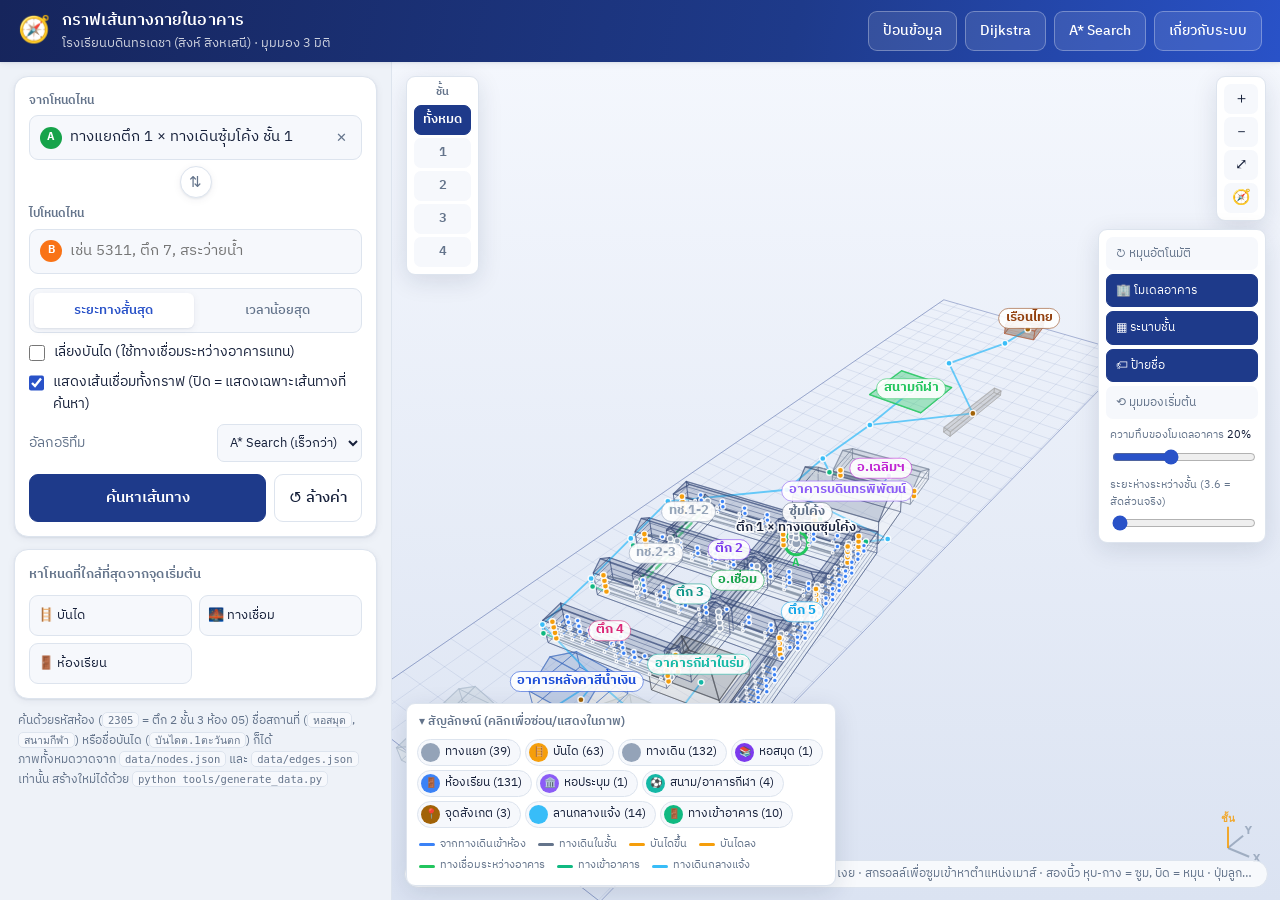
<file: index.html>
<!DOCTYPE html>
<html lang="th">
<head>
<meta charset="utf-8">
<meta name="viewport" content="width=device-width, initial-scale=1, viewport-fit=cover">
<title>กราฟเส้นทางภายในอาคาร — มุมมอง 3 มิติ</title>
<meta name="description" content="กราฟเส้นทางภายในโรงเรียนบดินทรเดชา (สิงห์ สิงหเสนี) ถอดจากผัง 3 มิติของโรงเรียน แสดงโหนดและเส้นเชื่อมเป็นภาพ 3 มิติที่หมุน เลื่อน และซูมได้ พร้อมค้นหาเส้นทางสั้นที่สุดด้วย Dijkstra และ A*">
<meta name="theme-color" content="#1e3a8a">
<link rel="preconnect" href="https://fonts.googleapis.com">
<link rel="preconnect" href="https://fonts.gstatic.com" crossorigin>
<link href="https://fonts.googleapis.com/css2?family=IBM+Plex+Sans+Thai:wght@400;500;600;700&display=swap" rel="stylesheet">
<link rel="stylesheet" href="css/style.css">
<link rel="icon" href="data:image/svg+xml,<svg xmlns='http://www.w3.org/2000/svg' viewBox='0 0 100 100'><text y='.9em' font-size='90'>🧭</text></svg>">
</head>
<body>

<header class="topbar">
  <div class="brand">
    <span class="brand-mark" aria-hidden="true">🧭</span>
    <div class="brand-text">
      <h1>กราฟเส้นทางภายในอาคาร</h1>
      <p>โรงเรียนบดินทรเดชา (สิงห์ สิงหเสนี) · มุมมอง 3 มิติ</p>
    </div>
  </div>
  <nav class="topbar-actions">
    <a class="btn" href="data-editor.html" title="สอนวิธีป้อนข้อมูล JSON ทั้งสามไฟล์ พร้อมช่องแก้ไขที่วาดภาพให้ทันที">ป้อนข้อมูล</a>
    <a class="btn" href="dijkstra.html" title="อธิบายอัลกอริทึม Dijkstra พร้อมภาพจำลอง">Dijkstra</a>
    <a class="btn" href="astar.html" title="อธิบายอัลกอริทึม A* Search พร้อมภาพจำลอง">A* Search</a>
    <button type="button" class="btn btn-ghost" id="about-btn">เกี่ยวกับระบบ</button>
  </nav>
</header>

<div id="loader" class="loader">กำลังโหลดข้อมูลกราฟ…</div>

<main class="layout">

  <!-- ================= แถบด้านข้าง ================= -->
  <aside class="sidebar">
    <button type="button" id="sheet-handle" class="sheet-handle" aria-label="ย่อ/ขยายแผงค้นหา"></button>

    <section class="panel">
      <form id="route-form" autocomplete="off">
        <div class="picker" id="picker-start">
          <label class="picker-label" for="input-start">จากโหนดไหน</label>
          <div class="picker-control">
            <span class="picker-pin picker-pin--a">A</span>
            <input type="text" id="input-start" placeholder="เช่น 1301, หอสมุด, สนามกีฬา" role="combobox" aria-expanded="false" aria-controls="list-start">
            <button type="button" class="picker-clear" aria-label="ล้างจุดเริ่มต้น">✕</button>
          </div>
          <div class="picker-list" id="list-start" role="listbox"></div>
        </div>

        <button type="button" id="swap-btn" class="swap-btn" aria-label="สลับจุดเริ่มต้นกับจุดหมาย">⇅</button>

        <div class="picker" id="picker-goal">
          <label class="picker-label" for="input-goal">ไปโหนดไหน</label>
          <div class="picker-control">
            <span class="picker-pin picker-pin--b">B</span>
            <input type="text" id="input-goal" placeholder="เช่น 5311, ตึก 7, สระว่ายน้ำ" role="combobox" aria-expanded="false" aria-controls="list-goal">
            <button type="button" class="picker-clear" aria-label="ล้างจุดหมาย">✕</button>
          </div>
          <div class="picker-list" id="list-goal" role="listbox"></div>
        </div>

        <fieldset class="options">
          <legend class="sr-only">ตัวเลือกการค้นหาเส้นทาง</legend>

          <div class="segmented" role="radiogroup" aria-label="เกณฑ์การหาเส้นทาง">
            <label><input type="radio" name="metric" value="distance" checked><span>ระยะทางสั้นสุด</span></label>
            <label><input type="radio" name="metric" value="time"><span>เวลาน้อยสุด</span></label>
          </div>

          <label class="check">
            <input type="checkbox" id="opt-avoid-stairs">
            <span>เลี่ยงบันได (ใช้ทางเชื่อมระหว่างอาคารแทน)</span>
          </label>

          <label class="check">
            <input type="checkbox" id="opt-show-edges" checked>
            <span>แสดงเส้นเชื่อมทั้งกราฟ (ปิด = แสดงเฉพาะเส้นทางที่ค้นหา)</span>
          </label>

          <label class="select-row">
            <span>อัลกอริทึม</span>
            <select id="opt-algorithm">
              <option value="astar">A* Search (เร็วกว่า)</option>
              <option value="dijkstra">Dijkstra</option>
            </select>
          </label>
        </fieldset>

        <div class="form-actions">
          <button type="submit" class="btn btn-primary btn-block">ค้นหาเส้นทาง</button>
          <button type="button" class="btn btn-ghost btn-reset" id="reset-btn"
            title="ล้างจุดเริ่มต้น จุดหมาย และเส้นทางที่แสดงอยู่">↺ ล้างค่า</button>
        </div>
      </form>
    </section>

    <section class="panel panel-quick">
      <h2 class="panel-title">หาโหนดที่ใกล้ที่สุดจากจุดเริ่มต้น</h2>
      <div class="quick-grid">
        <button type="button" class="nearest-btn" data-types="stairs" data-label="บันได">🪜 บันได</button>
        <button type="button" class="nearest-btn" data-types="bridge" data-label="ทางเชื่อมระหว่างอาคาร">🌉 ทางเชื่อม</button>
        <button type="button" class="nearest-btn" data-types="classroom" data-label="ห้องเรียน">🚪 ห้องเรียน</button>
      </div>
    </section>

    <section class="panel" id="result-panel" hidden>
      <h2 class="panel-title">เส้นทางที่แนะนำ</h2>
      <div id="result-body"></div>
    </section>

    <section class="panel" id="detail-panel" hidden></section>

    <p class="sidebar-foot">
      ค้นด้วยรหัสห้อง (<code>2305</code> = ตึก 2 ชั้น 3 ห้อง 05) ชื่อสถานที่ (<code>หอสมุด</code>, <code>สนามกีฬา</code>)
      หรือชื่อบันได (<code>บันไดต.1ตะวันตก</code>) ก็ได้<br>
      ภาพทั้งหมดวาดจาก <code>data/nodes.json</code> และ <code>data/edges.json</code> เท่านั้น
      สร้างใหม่ได้ด้วย <code>python tools/generate_data.py</code>
    </p>
  </aside>

  <!-- ================= ภาพกราฟ 3 มิติ ================= -->
  <div class="viewport">
    <canvas id="scene" aria-label="ภาพกราฟโหนดและเส้นเชื่อมแบบ 3 มิติ ลากเพื่อเลื่อนแผนที่"></canvas>

    <div class="view-hud view-hud--left">
      <div class="hud-card">
        <span class="hud-title">ชั้น</span>
        <div id="floor-switch" class="floor-switch"></div>
      </div>
    </div>

    <div class="view-hud view-hud--right">
      <div class="hud-card hud-zoom">
        <button type="button" id="zoom-in" aria-label="ขยาย (+)" title="ขยาย (+)">＋</button>
        <button type="button" id="zoom-out" aria-label="ย่อ (-)" title="ย่อ (-)">－</button>
        <button type="button" id="zoom-fit" aria-label="พอดีหน้าจอ (F)" title="พอดีหน้าจอ (F)">⤢</button>
        <button type="button" id="zoom-route" aria-label="เห็นทั้งเส้นทาง (R)" title="หันมุมมองให้เห็นเส้นทางทั้งเส้น (R)">🧭</button>
      </div>
      <div class="hud-card hud-view">
        <button type="button" id="btn-spin" class="hud-toggle" aria-pressed="false">↻ หมุนอัตโนมัติ</button>
        <button type="button" id="btn-model" class="hud-toggle is-on" aria-pressed="true" title="โมเดลอาคารจริงจากผัง 3 มิติ เส้นทางวิ่งอยู่ภายใน">🏢 โมเดลอาคาร</button>
        <button type="button" id="btn-grid" class="hud-toggle is-on" aria-pressed="true">▦ ระนาบชั้น</button>
        <button type="button" id="btn-labels" class="hud-toggle is-on" aria-pressed="true">🏷 ป้ายชื่อ</button>
        <button type="button" id="btn-reset" class="hud-toggle">⟲ มุมมองเริ่มต้น</button>
        <label class="hud-range">
          <span>ความทึบของโมเดลอาคาร <output id="building-alpha-out" for="building-alpha">20%</output></span>
          <input type="range" id="building-alpha" min="0" max="50" step="1" value="20"
                 title="0% = ใสจนมองไม่เห็นตัวอาคาร · 20% = ค่าเริ่มต้น · 50% = ทึบที่สุด บังเส้นทางมากขึ้น">
        </label>
        <label class="hud-range">
          <span>ระยะห่างระหว่างชั้น (3.6 = สัดส่วนจริง)</span>
          <input type="range" id="floor-gap" min="3.6" max="30" step="0.2" value="3.6"
                 title="3.6 = สัดส่วนจริงตามความสูงชั้น เลื่อนขวาเพื่อดึงชั้นให้ห่างกันจะได้ดูเส้นทางง่ายขึ้น">
        </label>
      </div>
    </div>

    <div class="view-hint">ควบคุมแบบแผนที่ — ลากเพื่อเลื่อน · คลิกขวาลาก หรือ Ctrl/Shift+ลาก เพื่อหมุนและก้ม-เงย · สกรอลล์เพื่อซูมเข้าหาตำแหน่งเมาส์ · สองนิ้ว หุบ-กาง = ซูม, บิด = หมุน · ปุ่มลูกศร = เลื่อน, Shift+ลูกศร = หมุน · R = เห็นทั้งเส้นทาง · คลิกโหนดเพื่อดูรายละเอียด</div>

    <details class="legend" open>
      <summary>สัญลักษณ์ (คลิกเพื่อซ่อน/แสดงในภาพ)</summary>
      <div id="legend-items" class="legend-items"></div>
      <div class="legend-edges" id="legend-edges"></div>
    </details>
  </div>
</main>

<div id="toast" class="toast" role="status" aria-live="polite"></div>

<!-- ================= กล่องเกี่ยวกับระบบ ================= -->
<dialog id="about-dialog" class="dialog">
  <h2>ระบบทำงานอย่างไร</h2>
  <p>
    หน้านี้ไม่มีแผนที่หรือผังพื้น แต่แสดง <strong>กราฟถ่วงน้ำหนักแบบมีทิศทาง</strong>
    (weighted directed graph) ที่อ่านจากไฟล์ข้อมูลโดยตรง แล้วฉายเป็นภาพ 3 มิติที่หมุนได้
  </p>

  <div class="stat-grid">
    <div><span id="stat-nodes">–</span><small>โหนด</small></div>
    <div><span id="stat-edges">–</span><small>เส้นเชื่อม</small></div>
    <div><span id="stat-degree">–</span><small>ดีกรีเฉลี่ยต่อโหนด</small></div>
    <div><span id="stat-buildings">–</span><small>อาคาร</small></div>
  </div>

  <h3>โครงสร้างข้อมูล</h3>
  <p>
    รูปทรงและสัดส่วนอาคารทั้งหมดถอดมาจาก
    <a href="https://github.com/ThTpk/3D_Map" target="_blank" rel="noopener">โมเดล 3 มิติของโรงเรียน</a>
    (ไฟล์ <code>buildings.js</code>) โดยแปลงพิกัดภูมิศาสตร์ของทุกปีกอาคารเป็นพิกัดเมตร
    (x = ทิศตะวันออก, y = ทิศเหนือ) ความสูงใช้ค่าจริงชั้นละ 3.6 เมตร
    กล่องอาคารในภาพจึงมีขนาดและตำแหน่งเท่าของจริง
  </p>
  <ul>
    <li><strong>โมเดลอาคารโปร่งแสง</strong> &mdash; วาดอาคารทุกหลังด้วยความทึบ 20%
      โดยวาดผนังด้านไกลก่อน แล้ววาดเส้นทาง แล้วจึงปิดทับด้วยผนังด้านใกล้
      เส้นทางจึงเห็นเป็น &ldquo;อยู่ภายในอาคาร&rdquo; จริง ๆ ปิด-เปิดได้ที่ปุ่ม 🏢 โมเดลอาคาร</li>
    <li><strong>โหนดห้องอยู่ในแนวห้อง</strong> &mdash; แต่ละชั้นมีทางเดินพาดตามแนวยาวของอาคาร
      ห้องเรียนอยู่อีกฝั่งหนึ่งของความกว้าง ต่อเข้าทางเดินด้วยเส้นเชื่อมสั้น ๆ ราว 6 เมตร
      (อาคารเรียนไทยส่วนใหญ่เป็นทางเดินเดี่ยว ห้องอยู่ด้านเดียว)</li>
    <li><strong>อาคารเรียน 8 หลัง</strong> &mdash;
      ตึก 1, 2, 3 (4 ชั้น ยาว 105&ndash;106 ม. กว้าง 13 ม.),
      ตึก 4 (4 ชั้น ยาว 67 ม.),
      ตึก 5 (4 ชั้น ยาว 144 ม. แนวเหนือ&ndash;ใต้ เป็นแกนที่ตึก 1&ndash;3 ต่อเข้ามา),
      อาคารเชื่อม (4 ชั้น สามปีกต่อกัน เชื่อมตึก 1&ndash;4 ตรงกลาง),
      ตึก 7 (4 ชั้น ด้านใต้) และ
      อาคารเฉลิมพระเกียรติ (2 ชั้น ชั้นล่างเป็นหอสมุดคุณหญิงนครราชเสนี)</li>
    <li><strong>บันไดอยู่ด้านข้างอาคาร</strong> &mdash; หัวและท้ายของแนวทางเดินทุกหลัง
      แต่ละชั้นมีโหนดบันไดของตัวเอง เชื่อมชั้นต่อชั้นด้วยเส้นเชื่อมชนิดบันได
      (ขึ้นกับลงใช้เวลาไม่เท่ากัน จึงเก็บเป็นเส้นแบบมีทิศทาง)</li>
    <li><strong>ทางเดินเชื่อม</strong> &mdash; ทางเดินเชื่อมฝั่งตะวันตก 2 ช่วง (ตึก 1&ndash;2 และ ตึก 2&ndash;3)
      มีเฉพาะ <strong>ชั้น 3&ndash;4</strong> เพราะชั้นล่างสองชั้นเป็นเสาสูงโล่ง
      และทางเดินซุ้มโค้ง (ชั้น 1&ndash;3) เชื่อมอาคารบดินทรพิพัฒน์กับตึก 1</li>
    <li><strong>ทางแยกระหว่างอาคาร</strong> &mdash; จุดที่แนวทางเดินสองอาคารบรรจบกันเป็นโหนดชนิด
      <code>junction</code> ใช้ร่วมกันทั้งสองแนว ทำให้กราฟมีวงรอบ จึงมีหลายเส้นทางให้เลือกจริง ๆ</li>
    <li><strong>ทางเดินกลางแจ้ง</strong> &mdash; ลานหน้าอาคารที่ระดับชั้น 1
      เชื่อมกลุ่มตึก 1&ndash;5 เข้ากับหอประชุม สนามกีฬา เรือนไทย อาคารกีฬา สระว่ายน้ำ และตึก 7
      โดยเลาะไปตามทางเดินจริง <strong>ไม่ลัดผ่านตัวอาคารและไม่ลัดสนามกีฬา</strong>
      เส้นทางเหนือ&ndash;ใต้ของสนามจึงอ้อมไปทางฝั่งตะวันออกผ่านอัฒจันทร์</li>
  </ul>

  <h3>รหัสห้อง</h3>
  <p>
    ใช้รูปแบบ [อาคาร][ชั้น][เลขห้อง] เช่น <code>2305</code> คือ ตึก 2 ชั้น 3 ห้อง 05
    (อาคารเชื่อมใช้รหัส 6 และอาคารเฉลิมพระเกียรติใช้รหัส 8)
  </p>
  <p class="hint">
    จำนวนห้องและเลขห้องของแต่ละชั้นมาจาก<strong>ตารางเรียน ม.1&ndash;ม.6 ภาคเรียนที่ 2/2569</strong>
    นับเฉพาะห้องที่มีคาบเรียนจริง รวม 131 ห้อง ห้องพักครูและห้องที่ไม่มีคาบเรียนจึงไม่อยู่ในกราฟ
    และอาคารเชื่อมกับอาคารเฉลิมพระเกียรติไม่มีรหัสห้องปรากฏในตารางเรียนเลย
  </p>
  <p class="hint">
    ห้องเลข <code>r</code> วางอยู่กลางช่องที่ <code>r</code> ของแนวทางเดิน
    ห้องเลขเดียวกันจึงอยู่ตำแหน่งเดียวกันทุกชั้น ชั้นที่ไม่ได้ใช้ห้องนั้นจะเว้นช่องว่างไว้
    ส่วนรูปทรงอาคารมาจากโมเดลจริง ไม่ต้องแก้ด้วยมือ
  </p>

  <h3>การฉายภาพ 3 มิติ</h3>
  <p>
    พิกัด <code>x</code>, <code>y</code> มาจากไฟล์โดยตรง ส่วนแกนตั้งคำนวณจากค่า <code>floor</code>
    จากนั้นหมุนรอบแกนตั้งด้วยมุม yaw เอียงด้วยมุม pitch แล้วฉายแบบเปอร์สเปกทีฟ
    (<code>scale = focal / (dist + depth)</code>) และวาดจากไกลไปใกล้ตามหลัก painter's algorithm
    ค่าเริ่มต้นของระยะระหว่างชั้นคือ 3.6 เมตรเท่าความสูงชั้นจริง ภาพจึงมีสัดส่วนตรงกับของจริง
    ถ้าเส้นทางข้ามหลายชั้นแล้วดูยาก ให้เลื่อนแถบ "ระยะห่างระหว่างชั้น" ไปทางขวาเพื่อดึงชั้นให้ห่างกัน
    หรือกดเลือกชั้นที่ต้องการดู ทั้งสองอย่างไม่มีผลต่อการคำนวณเส้นทาง
  </p>
  <p class="hint">
    ถ้าตัวอาคารบังเส้นทาง ให้เลื่อนแถบ "ความทึบของโมเดลอาคาร" ลงไปทาง 0%
    (0% = ไม่เห็นตัวอาคารเลย เหลือแต่กราฟ · ค่าเริ่มต้น 20% · มากสุด 50%)
  </p>

  <h3>อัลกอริทึมที่ใช้</h3>
  <p>
    มีหน้าอธิบายแยกพร้อมภาพจำลองที่กดเดินทีละขั้นได้ที่
    <a href="dijkstra.html">Dijkstra's Algorithm</a> และ <a href="astar.html">A* Search</a>
  </p>
  <ul>
    <li><strong>Dijkstra's algorithm</strong> — หาเส้นทางที่มีน้ำหนักรวมต่ำที่สุด
      ใช้คิวลำดับความสำคัญแบบ binary heap ทำงานที่ O((V + E) log V)</li>
    <li><strong>A* search</strong> — Dijkstra ที่เพิ่มค่าประมาณระยะที่เหลือ
      โดยใช้ระยะทางเส้นตรงแบบ 3 มิติ ซึ่งเป็น admissible heuristic
      จึงได้เส้นทางสั้นที่สุดเหมือนเดิมแต่สำรวจโหนดน้อยกว่า</li>
    <li><strong>Multi-target Dijkstra</strong> — ใช้ในปุ่ม "หาโหนดที่ใกล้ที่สุด"
      เดินกราฟรอบเดียวได้บันไดหรือทางเชื่อมที่ใกล้ที่สุดพร้อมเส้นทาง</li>
    <li><strong>BFS</strong> — ตรวจว่ากราฟยังเชื่อมต่อกันครบทุกโหนด
      (สคริปต์ <code>tools/validate_data.py</code>)</li>
  </ul>

  <h3>น้ำหนักของเส้นเชื่อม</h3>
  <p>
    ทางเดินในชั้นเดียวกันช่วงละ 4 เมตร ทางเชื่อมระหว่างอาคารข้างละ 13 เมตร (ภายในโซน)
    หรือ 14 เมตร (ข้ามโซน)
    ส่วนบันไดหนึ่งช่วงชั้นคิดเป็นระยะเดิน 7.5 เมตร โดย <strong>ขึ้นบันไดใช้เวลามากกว่าลง</strong>
    (20 วินาที เทียบกับ 15 วินาที) จึงเก็บเป็นเส้นเชื่อมแบบมีทิศทางแยกกันสองเส้น
  </p>

  <h3>แก้ไขข้อมูล</h3>
  <p>
    แก้จำนวนอาคาร ชั้น ห้อง ตำแหน่งบันได หรือทางเชื่อมได้ที่
    <code>tools/generate_data.py</code> แล้วรัน
    <code>python tools/generate_data.py</code> เพื่อสร้างไฟล์ใน <code>data/</code> ใหม่
    หรือจะแก้ไฟล์ JSON เองก็ได้ แล้วตรวจด้วย <code>python tools/validate_data.py</code>
  </p>

  <form method="dialog" class="dialog-foot">
    <button type="button" class="btn btn-primary" id="about-close">ปิด</button>
  </form>
</dialog>

<script src="js/graph.js"></script>
<script src="js/directions.js"></script>
<script src="js/view3d.js"></script>
<script src="js/app.js"></script>
</body>
</html>
</file>
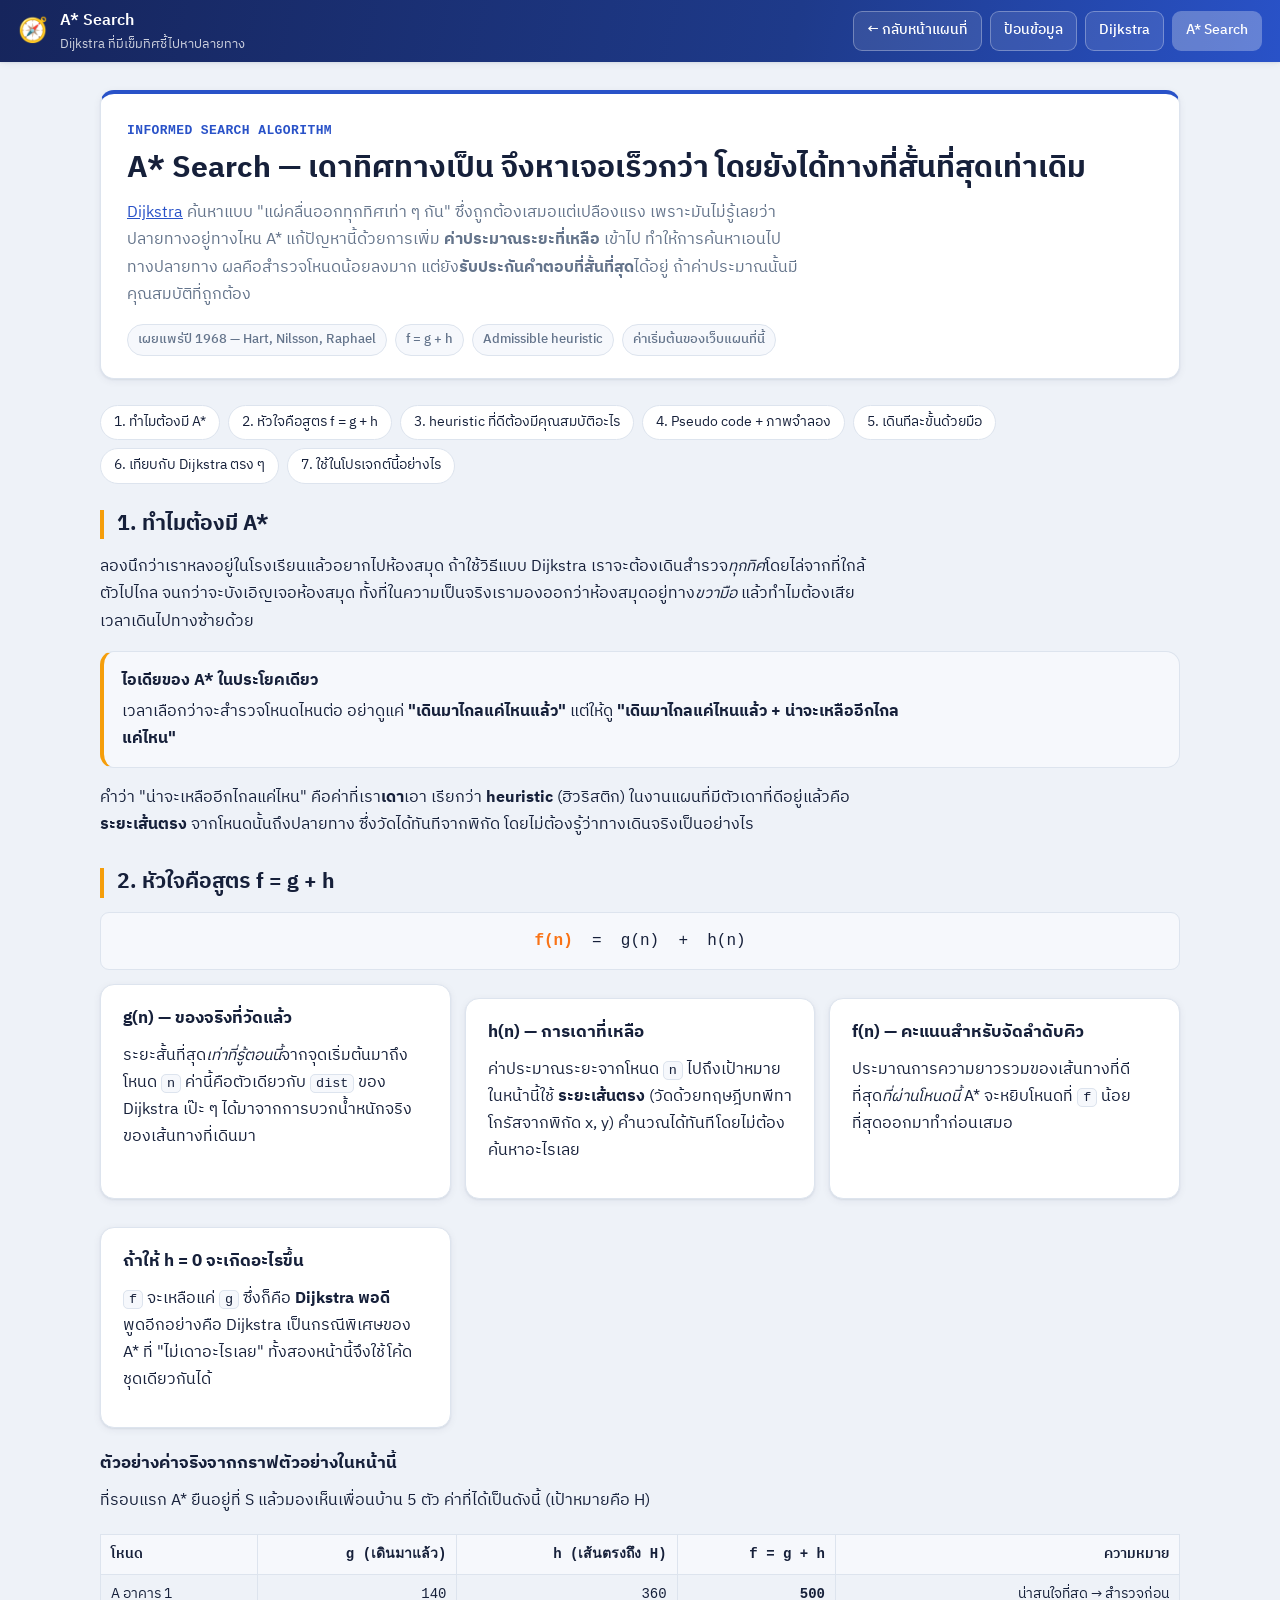
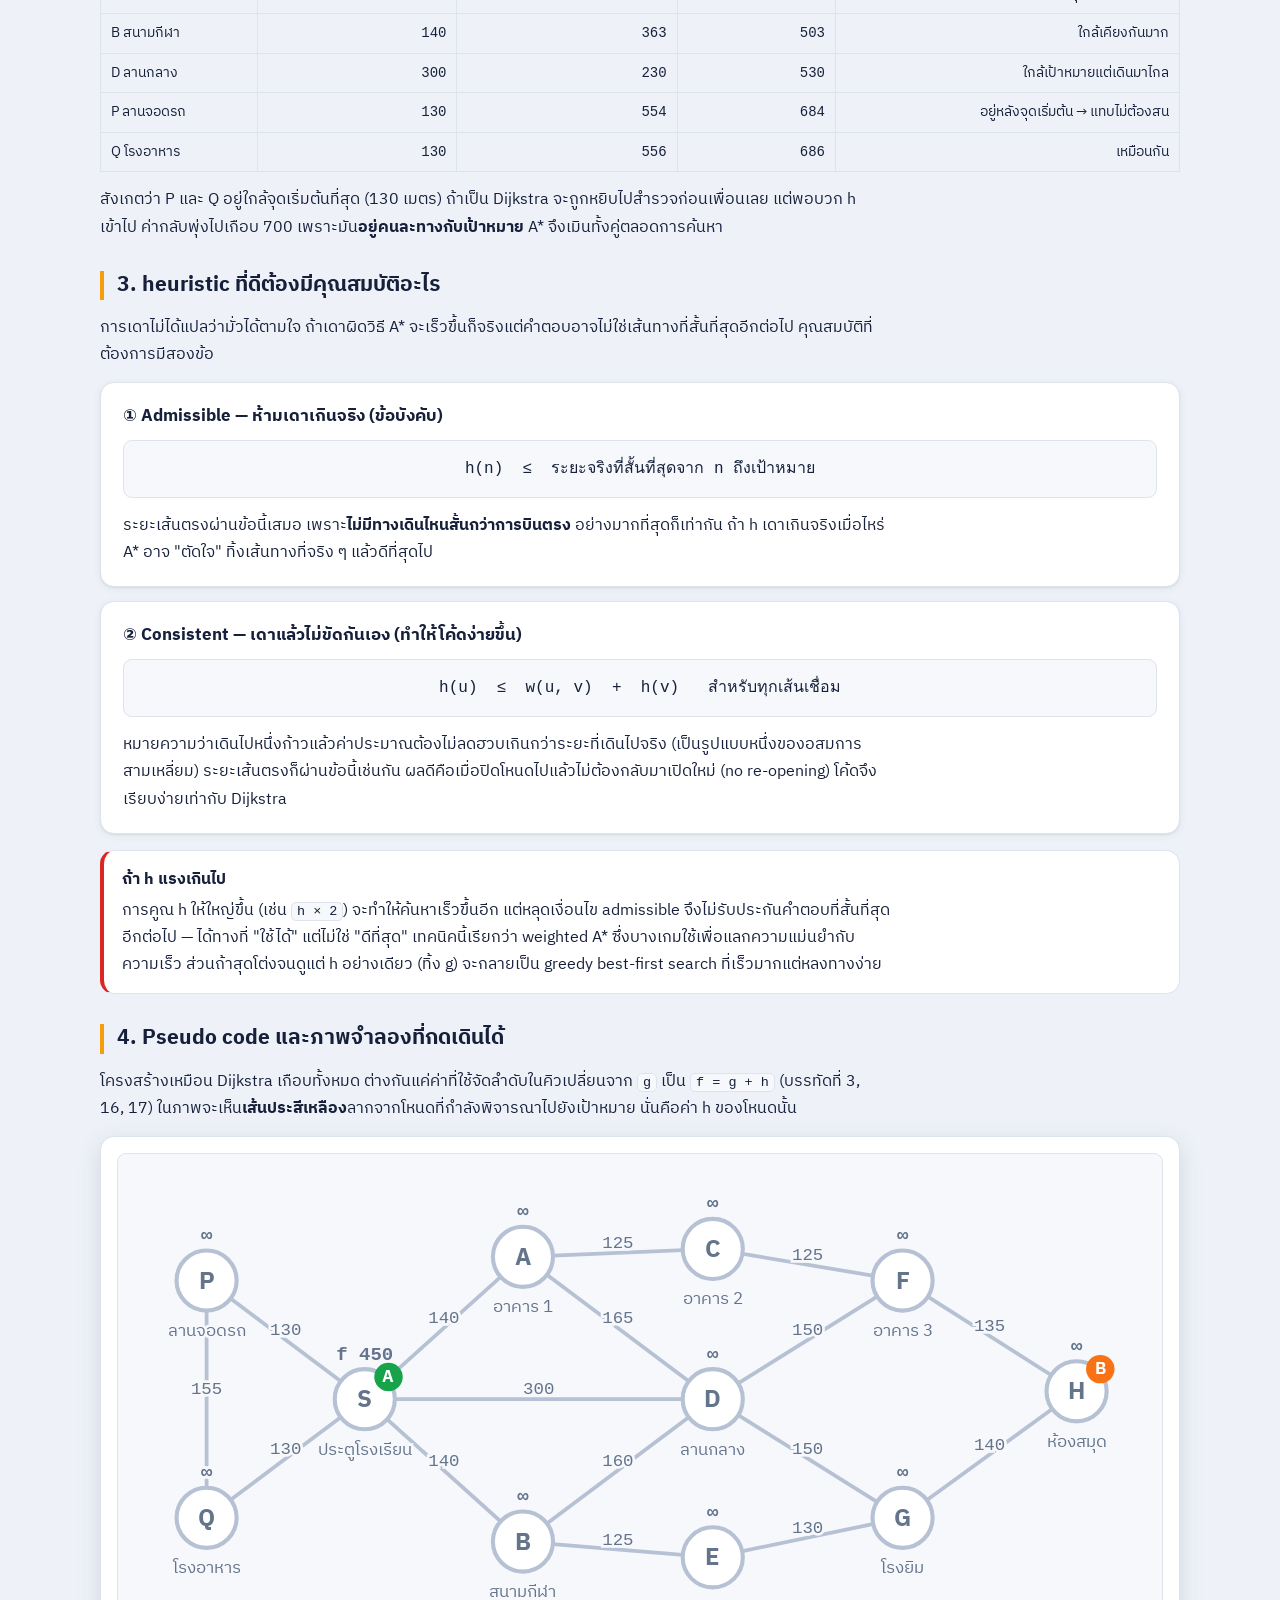
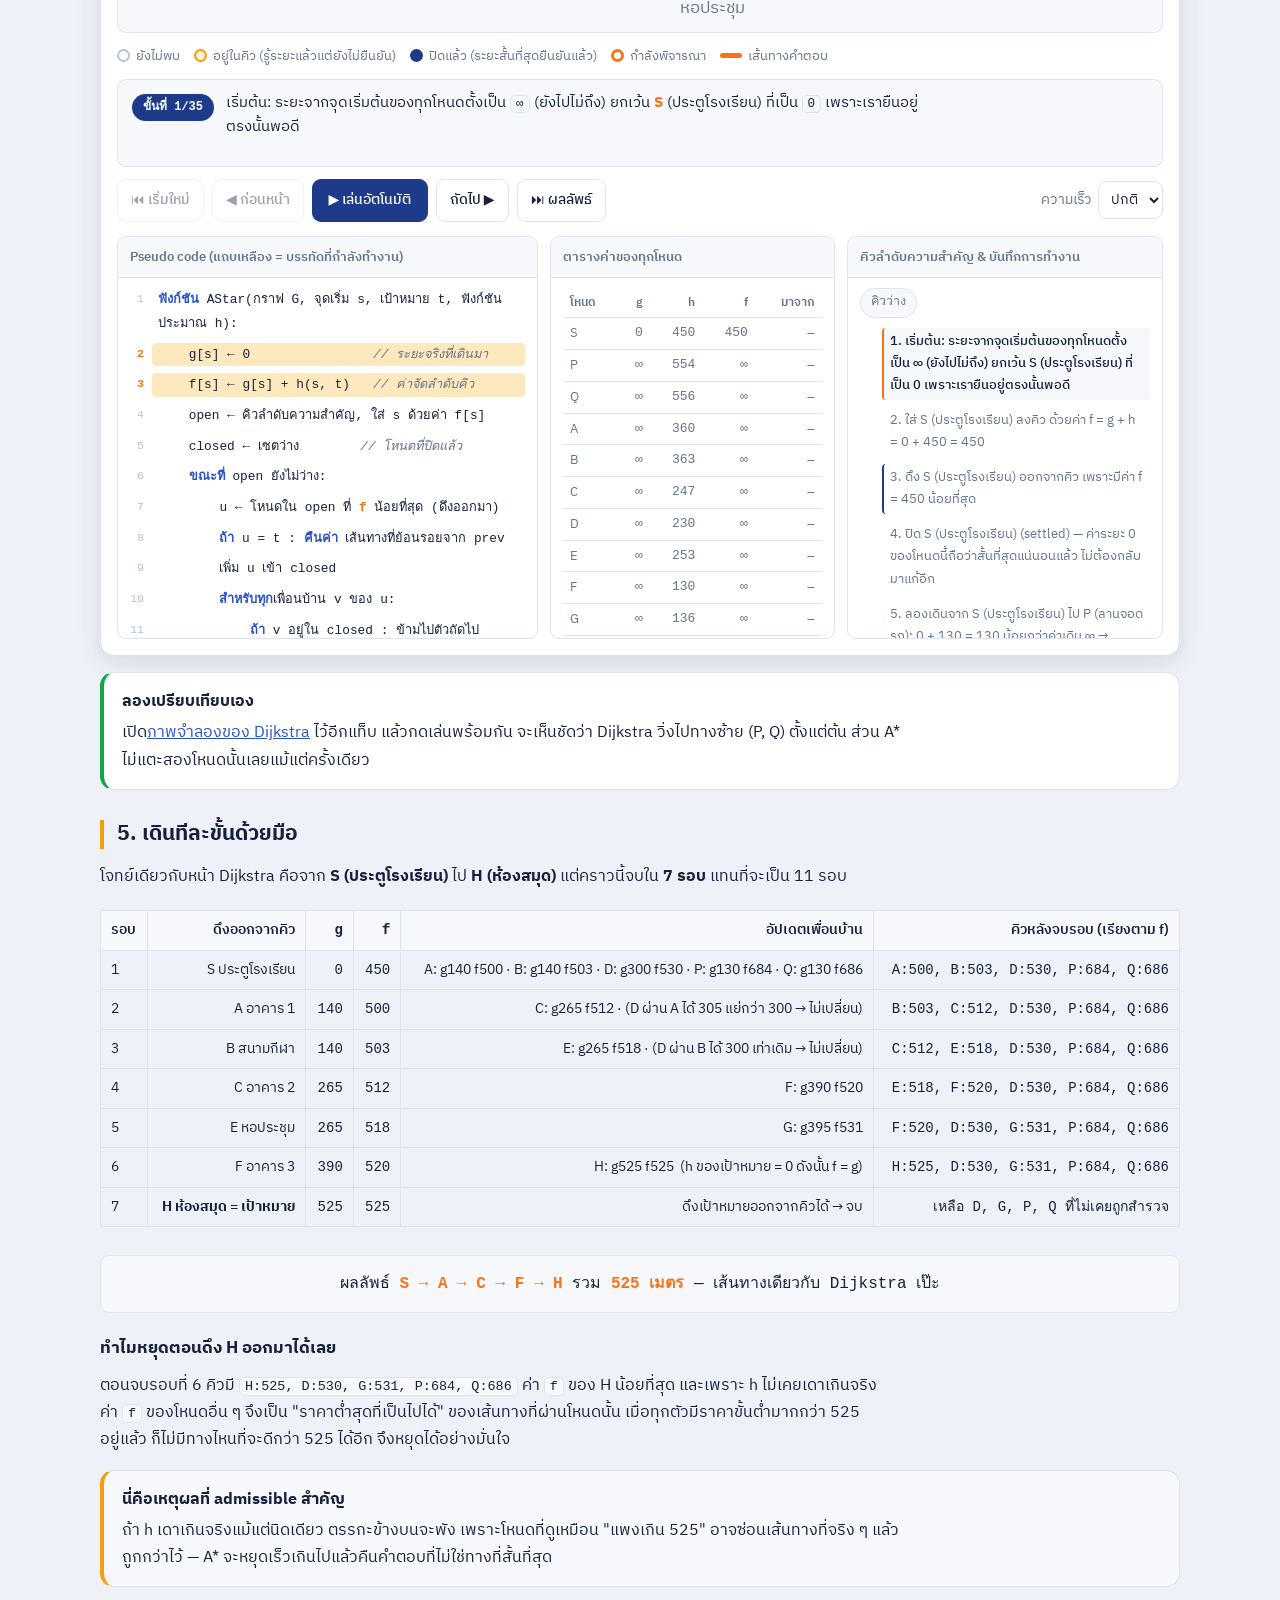
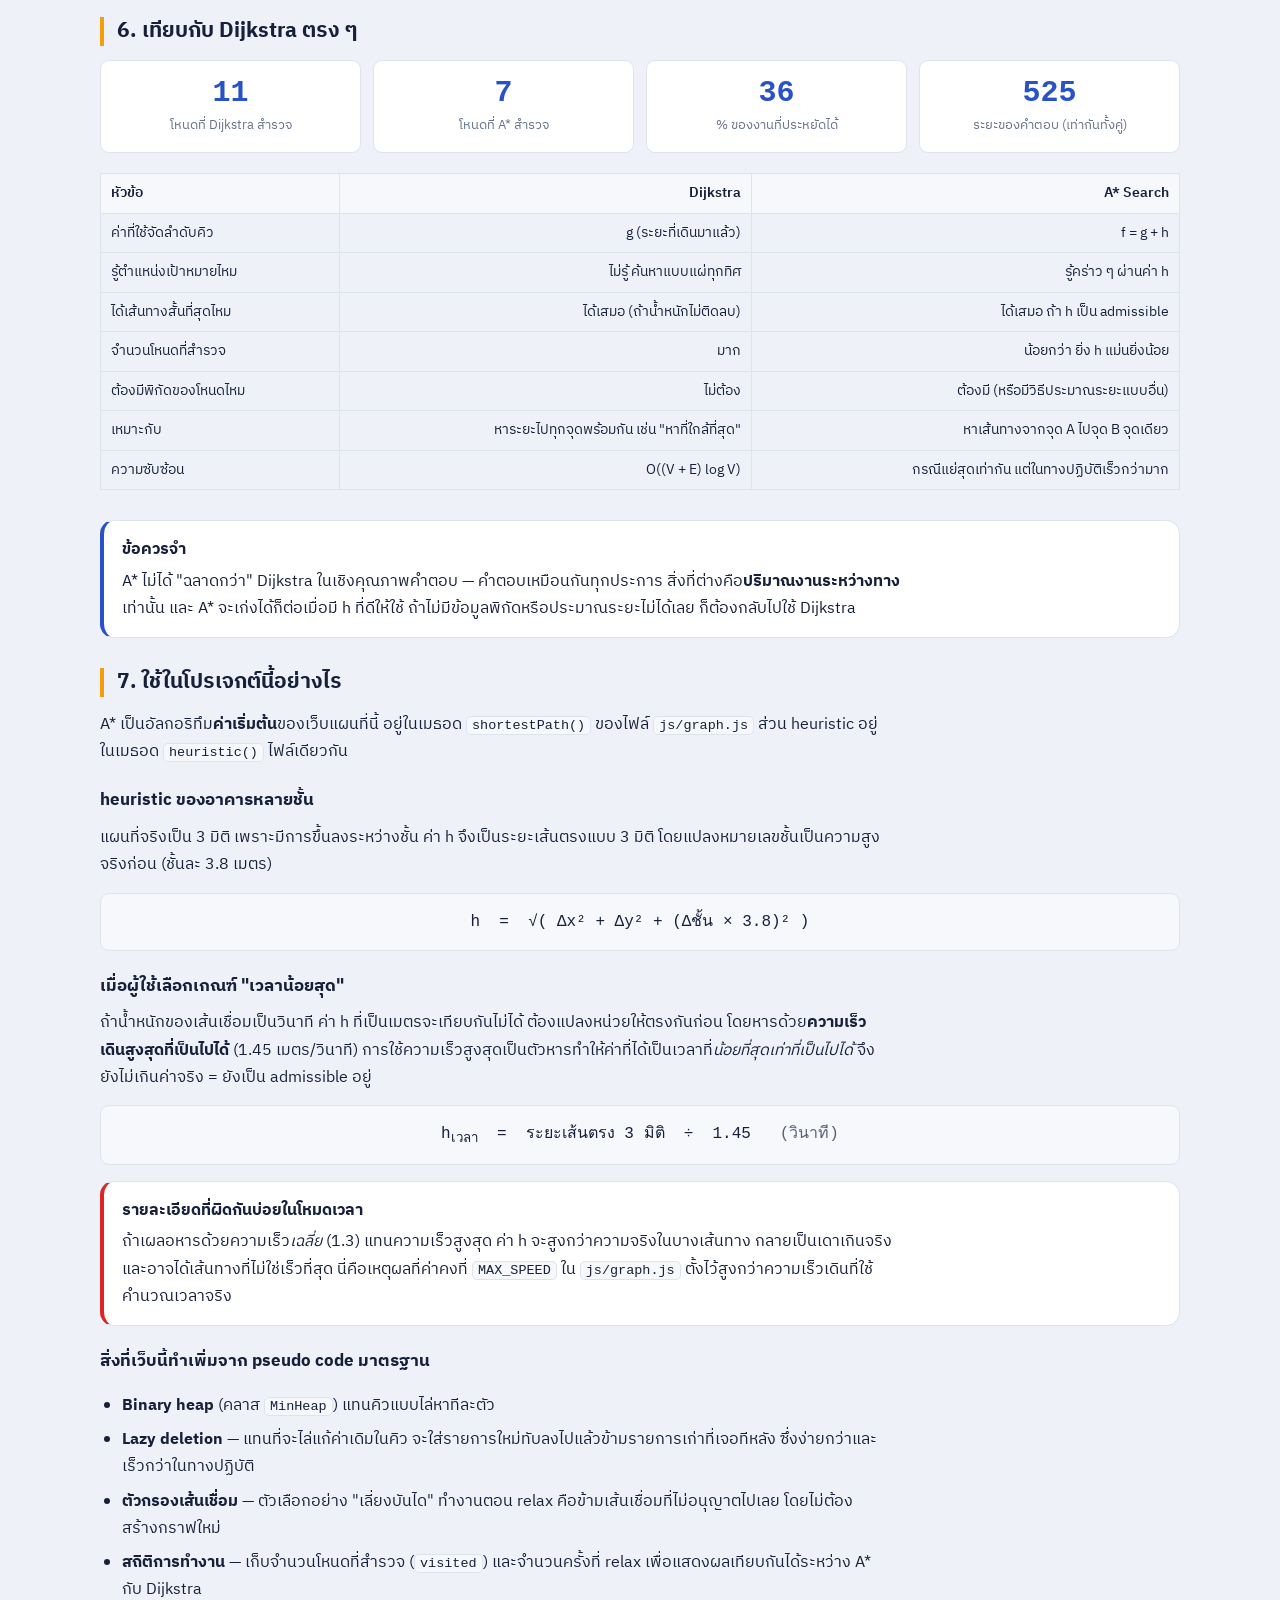
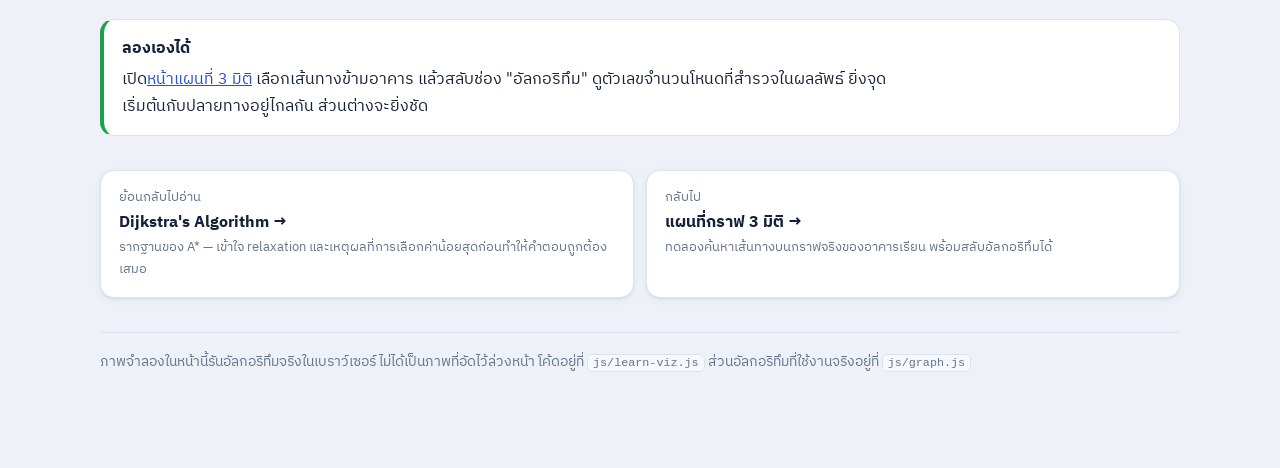
<file: astar.html>
<!DOCTYPE html>
<html lang="th">
<head>
<meta charset="utf-8">
<meta name="viewport" content="width=device-width, initial-scale=1, viewport-fit=cover">
<title>A* Search — อธิบายทีละขั้นพร้อมภาพจำลอง</title>
<meta name="description" content="อธิบายอัลกอริทึม A* Search ตั้งแต่แนวคิด f = g + h ฟังก์ชัน heuristic pseudo code ตัวอย่างการทำงานทีละขั้น จนถึงภาพจำลองแบบกดเล่นได้">
<meta name="theme-color" content="#1e3a8a">
<link rel="preconnect" href="https://fonts.googleapis.com">
<link rel="preconnect" href="https://fonts.gstatic.com" crossorigin>
<link href="https://fonts.googleapis.com/css2?family=IBM+Plex+Sans+Thai:wght@400;500;600;700&display=swap" rel="stylesheet">
<link rel="stylesheet" href="css/learn.css">
<link rel="icon" href="data:image/svg+xml,<svg xmlns='http://www.w3.org/2000/svg' viewBox='0 0 100 100'><text y='.9em' font-size='90'>🧭</text></svg>">
</head>
<body>

<header class="topbar">
  <div class="brand">
    <span class="brand-mark" aria-hidden="true">🧭</span>
    <div class="brand-text">
      <h1>A* Search</h1>
      <p>Dijkstra ที่มีเข็มทิศชี้ไปหาปลายทาง</p>
    </div>
  </div>
  <nav class="topbar-actions">
    <a href="index.html">← กลับหน้าแผนที่</a>
    <a href="data-editor.html">ป้อนข้อมูล</a>
    <a href="dijkstra.html">Dijkstra</a>
    <a href="astar.html" class="is-current">A* Search</a>
  </nav>
</header>

<main class="doc">

  <div class="hero">
    <p class="eyebrow">Informed Search Algorithm</p>
    <h2>A* Search — เดาทิศทางเป็น จึงหาเจอเร็วกว่า โดยยังได้ทางที่สั้นที่สุดเท่าเดิม</h2>
    <p>
      <a href="dijkstra.html">Dijkstra</a> ค้นหาแบบ "แผ่คลื่นออกทุกทิศเท่า ๆ กัน" ซึ่งถูกต้องเสมอแต่เปลืองแรง
      เพราะมันไม่รู้เลยว่าปลายทางอยู่ทางไหน  A* แก้ปัญหานี้ด้วยการเพิ่ม
      <strong>ค่าประมาณระยะที่เหลือ</strong> เข้าไป ทำให้การค้นหาเอนไปทางปลายทาง
      ผลคือสำรวจโหนดน้อยลงมาก แต่ยัง<strong>รับประกันคำตอบที่สั้นที่สุด</strong>ได้อยู่
      ถ้าค่าประมาณนั้นมีคุณสมบัติที่ถูกต้อง
    </p>
    <div class="hero-tags">
      <span class="tag">เผยแพร่ปี 1968 — Hart, Nilsson, Raphael</span>
      <span class="tag">f = g + h</span>
      <span class="tag">Admissible heuristic</span>
      <span class="tag">ค่าเริ่มต้นของเว็บแผนที่นี้</span>
    </div>
  </div>

  <ul class="toc">
    <li><a href="#why">1. ทำไมต้องมี A*</a></li>
    <li><a href="#fgh">2. หัวใจคือสูตร f = g + h</a></li>
    <li><a href="#heuristic">3. heuristic ที่ดีต้องมีคุณสมบัติอะไร</a></li>
    <li><a href="#pseudo">4. Pseudo code + ภาพจำลอง</a></li>
    <li><a href="#walk">5. เดินทีละขั้นด้วยมือ</a></li>
    <li><a href="#compare">6. เทียบกับ Dijkstra ตรง ๆ</a></li>
    <li><a href="#project">7. ใช้ในโปรเจกต์นี้อย่างไร</a></li>
  </ul>

  <!-- ============================================================ -->
  <section class="block" id="why">
    <h3>1. ทำไมต้องมี A*</h3>

    <p>
      ลองนึกว่าเราหลงอยู่ในโรงเรียนแล้วอยากไปห้องสมุด ถ้าใช้วิธีแบบ Dijkstra
      เราจะต้องเดินสำรวจ<em>ทุกทิศ</em>โดยไล่จากที่ใกล้ตัวไปไกล จนกว่าจะบังเอิญเจอห้องสมุด
      ทั้งที่ในความเป็นจริงเรามองออกว่าห้องสมุดอยู่ทาง<em>ขวามือ</em> แล้วทำไมต้องเสียเวลาเดินไปทางซ้ายด้วย
    </p>

    <div class="callout key">
      <strong class="callout-title">ไอเดียของ A* ในประโยคเดียว</strong>
      <p>
        เวลาเลือกว่าจะสำรวจโหนดไหนต่อ อย่าดูแค่ <strong>"เดินมาไกลแค่ไหนแล้ว"</strong>
        แต่ให้ดู <strong>"เดินมาไกลแค่ไหนแล้ว + น่าจะเหลืออีกไกลแค่ไหน"</strong>
      </p>
    </div>

    <p>
      คำว่า "น่าจะเหลืออีกไกลแค่ไหน" คือค่าที่เรา<strong>เดา</strong>เอา เรียกว่า
      <strong>heuristic</strong> (ฮิวริสติก) ในงานแผนที่มีตัวเดาที่ดีอยู่แล้วคือ
      <strong>ระยะเส้นตรง</strong> จากโหนดนั้นถึงปลายทาง ซึ่งวัดได้ทันทีจากพิกัด
      โดยไม่ต้องรู้ว่าทางเดินจริงเป็นอย่างไร
    </p>
  </section>

  <!-- ============================================================ -->
  <section class="block" id="fgh">
    <h3>2. หัวใจคือสูตร f = g + h</h3>

    <div class="formula">
      <b>f(n)</b> &nbsp;=&nbsp; g(n) &nbsp;+&nbsp; h(n)
    </div>

    <div class="grid-2">
      <div class="card">
        <h4>g(n) — ของจริงที่วัดแล้ว</h4>
        <p>
          ระยะสั้นที่สุด<em>เท่าที่รู้ตอนนี้</em>จากจุดเริ่มต้นมาถึงโหนด <code>n</code>
          ค่านี้คือตัวเดียวกับ <code>dist</code> ของ Dijkstra เป๊ะ ๆ ได้มาจากการบวกน้ำหนักจริงของเส้นทางที่เดินมา
        </p>
      </div>
      <div class="card">
        <h4>h(n) — การเดาที่เหลือ</h4>
        <p>
          ค่าประมาณระยะจากโหนด <code>n</code> ไปถึงเป้าหมาย
          ในหน้านี้ใช้ <strong>ระยะเส้นตรง</strong> (วัดด้วยทฤษฎีบทพีทาโกรัสจากพิกัด x, y)
          คำนวณได้ทันทีโดยไม่ต้องค้นหาอะไรเลย
        </p>
      </div>
      <div class="card">
        <h4>f(n) — คะแนนสำหรับจัดลำดับคิว</h4>
        <p>
          ประมาณการความยาวรวมของเส้นทางที่ดีที่สุด<em>ที่ผ่านโหนดนี้</em>
          A* จะหยิบโหนดที่ <code>f</code> น้อยที่สุดออกมาทำก่อนเสมอ
        </p>
      </div>
      <div class="card">
        <h4>ถ้าให้ h = 0 จะเกิดอะไรขึ้น</h4>
        <p>
          <code>f</code> จะเหลือแค่ <code>g</code> ซึ่งก็คือ <strong>Dijkstra พอดี</strong><br>
          พูดอีกอย่างคือ Dijkstra เป็นกรณีพิเศษของ A* ที่ "ไม่เดาอะไรเลย"
          ทั้งสองหน้านี้จึงใช้โค้ดชุดเดียวกันได้
        </p>
      </div>
    </div>

    <h4>ตัวอย่างค่าจริงจากกราฟตัวอย่างในหน้านี้</h4>
    <p>
      ที่รอบแรก A* ยืนอยู่ที่ S แล้วมองเห็นเพื่อนบ้าน 5 ตัว ค่าที่ได้เป็นดังนี้ (เป้าหมายคือ H)
    </p>
    <div class="tbl-wrap">
      <table class="tbl">
        <thead>
          <tr><th>โหนด</th><th class="num">g (เดินมาแล้ว)</th><th class="num">h (เส้นตรงถึง H)</th><th class="num">f = g + h</th><th>ความหมาย</th></tr>
        </thead>
        <tbody>
          <tr><td>A อาคาร 1</td><td class="num">140</td><td class="num">360</td><td class="num"><strong>500</strong></td><td>น่าสนใจที่สุด → สำรวจก่อน</td></tr>
          <tr><td>B สนามกีฬา</td><td class="num">140</td><td class="num">363</td><td class="num">503</td><td>ใกล้เคียงกันมาก</td></tr>
          <tr><td>D ลานกลาง</td><td class="num">300</td><td class="num">230</td><td class="num">530</td><td>ใกล้เป้าหมายแต่เดินมาไกล</td></tr>
          <tr><td>P ลานจอดรถ</td><td class="num">130</td><td class="num">554</td><td class="num">684</td><td>อยู่หลังจุดเริ่มต้น → แทบไม่ต้องสน</td></tr>
          <tr><td>Q โรงอาหาร</td><td class="num">130</td><td class="num">556</td><td class="num">686</td><td>เหมือนกัน</td></tr>
        </tbody>
      </table>
    </div>
    <p>
      สังเกตว่า P และ Q อยู่ใกล้จุดเริ่มต้นที่สุด (130 เมตร) ถ้าเป็น Dijkstra จะถูกหยิบไปสำรวจก่อนเพื่อนเลย
      แต่พอบวก h เข้าไป ค่ากลับพุ่งไปเกือบ 700 เพราะมัน<strong>อยู่คนละทางกับเป้าหมาย</strong>
      A* จึงเมินทั้งคู่ตลอดการค้นหา
    </p>
  </section>

  <!-- ============================================================ -->
  <section class="block" id="heuristic">
    <h3>3. heuristic ที่ดีต้องมีคุณสมบัติอะไร</h3>

    <p>
      การเดาไม่ได้แปลว่ามั่วได้ตามใจ ถ้าเดาผิดวิธี A* จะเร็วขึ้นก็จริงแต่คำตอบอาจไม่ใช่เส้นทางที่สั้นที่สุดอีกต่อไป
      คุณสมบัติที่ต้องการมีสองข้อ
    </p>

    <div class="card">
      <h4>① Admissible — ห้ามเดาเกินจริง (ข้อบังคับ)</h4>
      <div class="formula" style="margin-top:8px">h(n) &nbsp;≤&nbsp; ระยะจริงที่สั้นที่สุดจาก n ถึงเป้าหมาย</div>
      <p style="margin-bottom:0">
        ระยะเส้นตรงผ่านข้อนี้เสมอ เพราะ<strong>ไม่มีทางเดินไหนสั้นกว่าการบินตรง</strong>
        อย่างมากที่สุดก็เท่ากัน ถ้า h เดาเกินจริงเมื่อไหร่ A* อาจ "ตัดใจ" ทิ้งเส้นทางที่จริง ๆ แล้วดีที่สุดไป
      </p>
    </div>

    <div class="card">
      <h4>② Consistent — เดาแล้วไม่ขัดกันเอง (ทำให้โค้ดง่ายขึ้น)</h4>
      <div class="formula" style="margin-top:8px">h(u) &nbsp;≤&nbsp; w(u, v) &nbsp;+&nbsp; h(v) &nbsp;&nbsp;สำหรับทุกเส้นเชื่อม</div>
      <p style="margin-bottom:0">
        หมายความว่าเดินไปหนึ่งก้าวแล้วค่าประมาณต้องไม่ลดฮวบเกินกว่าระยะที่เดินไปจริง
        (เป็นรูปแบบหนึ่งของอสมการสามเหลี่ยม) ระยะเส้นตรงก็ผ่านข้อนี้เช่นกัน
        ผลดีคือเมื่อปิดโหนดไปแล้วไม่ต้องกลับมาเปิดใหม่ (no re-opening) โค้ดจึงเรียบง่ายเท่ากับ Dijkstra
      </p>
    </div>

    <div class="callout warn">
      <strong class="callout-title">ถ้า h แรงเกินไป</strong>
      <p>
        การคูณ h ให้ใหญ่ขึ้น (เช่น <code>h × 2</code>) จะทำให้ค้นหาเร็วขึ้นอีก
        แต่หลุดเงื่อนไข admissible จึงไม่รับประกันคำตอบที่สั้นที่สุดอีกต่อไป — ได้ทางที่ "ใช้ได้" แต่ไม่ใช่ "ดีที่สุด"
        เทคนิคนี้เรียกว่า weighted A* ซึ่งบางเกมใช้เพื่อแลกความแม่นยำกับความเร็ว
        ส่วนถ้าสุดโต่งจนดูแต่ h อย่างเดียว (ทิ้ง g) จะกลายเป็น greedy best-first search ที่เร็วมากแต่หลงทางง่าย
      </p>
    </div>
  </section>

  <!-- ============================================================ -->
  <section class="block" id="pseudo">
    <h3>4. Pseudo code และภาพจำลองที่กดเดินได้</h3>

    <p>
      โครงสร้างเหมือน Dijkstra เกือบทั้งหมด ต่างกันแค่ค่าที่ใช้จัดลำดับในคิวเปลี่ยนจาก <code>g</code> เป็น <code>f = g + h</code>
      (บรรทัดที่ 3, 16, 17)
      ในภาพจะเห็น<strong>เส้นประสีเหลือง</strong>ลากจากโหนดที่กำลังพิจารณาไปยังเป้าหมาย นั่นคือค่า h ของโหนดนั้น
    </p>

    <div class="viz" data-mode="astar">
      <ol class="pc">
<li><span class="k">ฟังก์ชัน</span> AStar(กราฟ G, จุดเริ่ม s, เป้าหมาย t, ฟังก์ชันประมาณ h):</li>
<li>    g[s] ← 0                <span class="c">// ระยะจริงที่เดินมา</span></li>
<li>    f[s] ← g[s] + h(s, t)   <span class="c">// ค่าจัดลำดับคิว</span></li>
<li>    open ← คิวลำดับความสำคัญ, ใส่ s ด้วยค่า f[s]</li>
<li>    closed ← เซตว่าง        <span class="c">// โหนดที่ปิดแล้ว</span></li>
<li>    <span class="k">ขณะที่</span> open ยังไม่ว่าง:</li>
<li>        u ← โหนดใน open ที่ <span class="n">f</span> น้อยที่สุด (ดึงออกมา)</li>
<li>        <span class="k">ถ้า</span> u = t : <span class="k">คืนค่า</span> เส้นทางที่ย้อนรอยจาก prev</li>
<li>        เพิ่ม u เข้า closed</li>
<li>        <span class="k">สำหรับทุก</span>เพื่อนบ้าน v ของ u:</li>
<li>            <span class="k">ถ้า</span> v อยู่ใน closed : ข้ามไปตัวถัดไป</li>
<li>            alt ← g[u] + w(u, v)</li>
<li>            <span class="k">ถ้า</span> alt &lt; g[v] :  <span class="c">// relaxation</span></li>
<li>                g[v] ← alt</li>
<li>                prev[v] ← u</li>
<li>                f[v] ← g[v] + <span class="n">h(v, t)</span>  <span class="c">// ต่างจาก Dijkstra</span></li>
<li>                ใส่ v ลง open ด้วยค่า f[v] (หรืออัปเดตค่าเดิม)</li>
<li>    <span class="k">คืนค่า</span> "ไม่พบเส้นทาง"</li>
      </ol>
    </div>

    <div class="callout tip">
      <strong class="callout-title">ลองเปรียบเทียบเอง</strong>
      <p>
        เปิด<a href="dijkstra.html#pseudo">ภาพจำลองของ Dijkstra</a> ไว้อีกแท็บ แล้วกดเล่นพร้อมกัน
        จะเห็นชัดว่า Dijkstra วิ่งไปทางซ้าย (P, Q) ตั้งแต่ต้น ส่วน A* ไม่แตะสองโหนดนั้นเลยแม้แต่ครั้งเดียว
      </p>
    </div>
  </section>

  <!-- ============================================================ -->
  <section class="block" id="walk">
    <h3>5. เดินทีละขั้นด้วยมือ</h3>

    <p>
      โจทย์เดียวกับหน้า Dijkstra คือจาก <b>S (ประตูโรงเรียน)</b> ไป <b>H (ห้องสมุด)</b>
      แต่คราวนี้จบใน <strong>7 รอบ</strong> แทนที่จะเป็น 11 รอบ
    </p>

    <div class="tbl-wrap">
      <table class="tbl">
        <thead>
          <tr>
            <th>รอบ</th>
            <th>ดึงออกจากคิว</th>
            <th class="num">g</th>
            <th class="num">f</th>
            <th>อัปเดตเพื่อนบ้าน</th>
            <th>คิวหลังจบรอบ (เรียงตาม f)</th>
          </tr>
        </thead>
        <tbody>
          <tr><td>1</td><td>S ประตูโรงเรียน</td><td class="num">0</td><td class="num">450</td>
              <td>A: g140 f500 · B: g140 f503 · D: g300 f530 · P: g130 f684 · Q: g130 f686</td>
              <td class="num">A:500, B:503, D:530, P:684, Q:686</td></tr>
          <tr><td>2</td><td>A อาคาร 1</td><td class="num">140</td><td class="num">500</td>
              <td>C: g265 f512 · (D ผ่าน A ได้ 305 แย่กว่า 300 → ไม่เปลี่ยน)</td>
              <td class="num">B:503, C:512, D:530, P:684, Q:686</td></tr>
          <tr><td>3</td><td>B สนามกีฬา</td><td class="num">140</td><td class="num">503</td>
              <td>E: g265 f518 · (D ผ่าน B ได้ 300 เท่าเดิม → ไม่เปลี่ยน)</td>
              <td class="num">C:512, E:518, D:530, P:684, Q:686</td></tr>
          <tr><td>4</td><td>C อาคาร 2</td><td class="num">265</td><td class="num">512</td>
              <td>F: g390 f520</td>
              <td class="num">E:518, F:520, D:530, P:684, Q:686</td></tr>
          <tr><td>5</td><td>E หอประชุม</td><td class="num">265</td><td class="num">518</td>
              <td>G: g395 f531</td>
              <td class="num">F:520, D:530, G:531, P:684, Q:686</td></tr>
          <tr><td>6</td><td>F อาคาร 3</td><td class="num">390</td><td class="num">520</td>
              <td>H: g525 f525 &nbsp;(h ของเป้าหมาย = 0 ดังนั้น f = g)</td>
              <td class="num">H:525, D:530, G:531, P:684, Q:686</td></tr>
          <tr><td>7</td><td><strong>H ห้องสมุด = เป้าหมาย</strong></td><td class="num">525</td><td class="num">525</td>
              <td>ดึงเป้าหมายออกจากคิวได้ → จบ</td>
              <td class="num">เหลือ D, G, P, Q ที่ไม่เคยถูกสำรวจ</td></tr>
        </tbody>
      </table>
    </div>

    <div class="formula">
      ผลลัพธ์ <b>S → A → C → F → H</b> รวม <b>525 เมตร</b> — เส้นทางเดียวกับ Dijkstra เป๊ะ
    </div>

    <h4>ทำไมหยุดตอนดึง H ออกมาได้เลย</h4>
    <p>
      ตอนจบรอบที่ 6 คิวมี <code>H:525, D:530, G:531, P:684, Q:686</code>
      ค่า <code>f</code> ของ H น้อยที่สุด และเพราะ h ไม่เคยเดาเกินจริง
      ค่า <code>f</code> ของโหนดอื่น ๆ จึงเป็น "ราคาต่ำสุดที่เป็นไปได้" ของเส้นทางที่ผ่านโหนดนั้น
      เมื่อทุกตัวมีราคาขั้นต่ำมากกว่า 525 อยู่แล้ว ก็ไม่มีทางไหนที่จะดีกว่า 525 ได้อีก จึงหยุดได้อย่างมั่นใจ
    </p>

    <div class="callout key">
      <strong class="callout-title">นี่คือเหตุผลที่ admissible สำคัญ</strong>
      <p>
        ถ้า h เดาเกินจริงแม้แต่นิดเดียว ตรรกะข้างบนจะพัง เพราะโหนดที่ดูเหมือน "แพงเกิน 525"
        อาจซ่อนเส้นทางที่จริง ๆ แล้วถูกกว่าไว้ — A* จะหยุดเร็วเกินไปแล้วคืนคำตอบที่ไม่ใช่ทางที่สั้นที่สุด
      </p>
    </div>
  </section>

  <!-- ============================================================ -->
  <section class="block" id="compare">
    <h3>6. เทียบกับ Dijkstra ตรง ๆ</h3>

    <div class="compare">
      <div><b data-stat="dijkstra-expanded">11</b><small>โหนดที่ Dijkstra สำรวจ</small></div>
      <div><b data-stat="astar-expanded">7</b><small>โหนดที่ A* สำรวจ</small></div>
      <div><b data-stat="saved-percent">36</b><small>% ของงานที่ประหยัดได้</small></div>
      <div><b data-stat="cost">525</b><small>ระยะของคำตอบ (เท่ากันทั้งคู่)</small></div>
    </div>

    <div class="tbl-wrap">
      <table class="tbl">
        <thead><tr><th>หัวข้อ</th><th>Dijkstra</th><th>A* Search</th></tr></thead>
        <tbody>
          <tr><td>ค่าที่ใช้จัดลำดับคิว</td><td>g (ระยะที่เดินมาแล้ว)</td><td>f = g + h</td></tr>
          <tr><td>รู้ตำแหน่งเป้าหมายไหม</td><td>ไม่รู้ ค้นหาแบบแผ่ทุกทิศ</td><td>รู้คร่าว ๆ ผ่านค่า h</td></tr>
          <tr><td>ได้เส้นทางสั้นที่สุดไหม</td><td>ได้เสมอ (ถ้าน้ำหนักไม่ติดลบ)</td><td>ได้เสมอ ถ้า h เป็น admissible</td></tr>
          <tr><td>จำนวนโหนดที่สำรวจ</td><td>มาก</td><td>น้อยกว่า ยิ่ง h แม่นยิ่งน้อย</td></tr>
          <tr><td>ต้องมีพิกัดของโหนดไหม</td><td>ไม่ต้อง</td><td>ต้องมี (หรือมีวิธีประมาณระยะแบบอื่น)</td></tr>
          <tr><td>เหมาะกับ</td><td>หาระยะไปทุกจุดพร้อมกัน เช่น "หาที่ใกล้ที่สุด"</td><td>หาเส้นทางจากจุด A ไปจุด B จุดเดียว</td></tr>
          <tr><td>ความซับซ้อน</td><td>O((V + E) log V)</td><td>กรณีแย่สุดเท่ากัน แต่ในทางปฏิบัติเร็วกว่ามาก</td></tr>
        </tbody>
      </table>
    </div>

    <div class="callout">
      <strong class="callout-title">ข้อควรจำ</strong>
      <p>
        A* ไม่ได้ "ฉลาดกว่า" Dijkstra ในเชิงคุณภาพคำตอบ — คำตอบเหมือนกันทุกประการ
        สิ่งที่ต่างคือ<strong>ปริมาณงานระหว่างทาง</strong>เท่านั้น และ A* จะเก่งได้ก็ต่อเมื่อมี h ที่ดีให้ใช้
        ถ้าไม่มีข้อมูลพิกัดหรือประมาณระยะไม่ได้เลย ก็ต้องกลับไปใช้ Dijkstra
      </p>
    </div>
  </section>

  <!-- ============================================================ -->
  <section class="block" id="project">
    <h3>7. ใช้ในโปรเจกต์นี้อย่างไร</h3>

    <p>
      A* เป็นอัลกอริทึม<strong>ค่าเริ่มต้น</strong>ของเว็บแผนที่นี้ อยู่ในเมธอด <code>shortestPath()</code>
      ของไฟล์ <code>js/graph.js</code> ส่วน heuristic อยู่ในเมธอด <code>heuristic()</code> ไฟล์เดียวกัน
    </p>

    <h4>heuristic ของอาคารหลายชั้น</h4>
    <p>
      แผนที่จริงเป็น 3 มิติ เพราะมีการขึ้นลงระหว่างชั้น ค่า h จึงเป็นระยะเส้นตรงแบบ 3 มิติ
      โดยแปลงหมายเลขชั้นเป็นความสูงจริงก่อน (ชั้นละ 3.8 เมตร)
    </p>
    <div class="formula">
      h &nbsp;=&nbsp; √( Δx² + Δy² + (Δชั้น × 3.8)² )
    </div>

    <h4>เมื่อผู้ใช้เลือกเกณฑ์ "เวลาน้อยสุด"</h4>
    <p>
      ถ้าน้ำหนักของเส้นเชื่อมเป็นวินาที ค่า h ที่เป็นเมตรจะเทียบกันไม่ได้ ต้องแปลงหน่วยให้ตรงกันก่อน
      โดยหารด้วย<strong>ความเร็วเดินสูงสุดที่เป็นไปได้</strong> (1.45 เมตร/วินาที)
      การใช้ความเร็วสูงสุดเป็นตัวหารทำให้ค่าที่ได้เป็นเวลาที่<em>น้อยที่สุดเท่าที่เป็นไปได้</em>
      จึงยังไม่เกินค่าจริง = ยังเป็น admissible อยู่
    </p>
    <div class="formula">
      h<sub>เวลา</sub> &nbsp;=&nbsp; ระยะเส้นตรง 3 มิติ &nbsp;÷&nbsp; 1.45 &nbsp;&nbsp;<span style="opacity:.7">(วินาที)</span>
    </div>

    <div class="callout warn">
      <strong class="callout-title">รายละเอียดที่ผิดกันบ่อยในโหมดเวลา</strong>
      <p>
        ถ้าเผลอหารด้วยความเร็ว<em>เฉลี่ย</em> (1.3) แทนความเร็วสูงสุด ค่า h จะสูงกว่าความจริงในบางเส้นทาง
        กลายเป็นเดาเกินจริงและอาจได้เส้นทางที่ไม่ใช่เร็วที่สุด นี่คือเหตุผลที่ค่าคงที่
        <code>MAX_SPEED</code> ใน <code>js/graph.js</code> ตั้งไว้สูงกว่าความเร็วเดินที่ใช้คำนวณเวลาจริง
      </p>
    </div>

    <h4>สิ่งที่เว็บนี้ทำเพิ่มจาก pseudo code มาตรฐาน</h4>
    <ul>
      <li><strong>Binary heap</strong> (คลาส <code>MinHeap</code>) แทนคิวแบบไล่หาทีละตัว</li>
      <li><strong>Lazy deletion</strong> — แทนที่จะไล่แก้ค่าเดิมในคิว จะใส่รายการใหม่ทับลงไปแล้วข้ามรายการเก่าที่เจอทีหลัง
        ซึ่งง่ายกว่าและเร็วกว่าในทางปฏิบัติ</li>
      <li><strong>ตัวกรองเส้นเชื่อม</strong> — ตัวเลือกอย่าง "เลี่ยงบันได" ทำงานตอน relax
        คือข้ามเส้นเชื่อมที่ไม่อนุญาตไปเลย โดยไม่ต้องสร้างกราฟใหม่</li>
      <li><strong>สถิติการทำงาน</strong> — เก็บจำนวนโหนดที่สำรวจ (<code>visited</code>) และจำนวนครั้งที่ relax
        เพื่อแสดงผลเทียบกันได้ระหว่าง A* กับ Dijkstra</li>
    </ul>

    <div class="callout tip">
      <strong class="callout-title">ลองเองได้</strong>
      <p>
        เปิด<a href="index.html">หน้าแผนที่ 3 มิติ</a> เลือกเส้นทางข้ามอาคาร แล้วสลับช่อง "อัลกอริทึม"
        ดูตัวเลขจำนวนโหนดที่สำรวจในผลลัพธ์ ยิ่งจุดเริ่มต้นกับปลายทางอยู่ไกลกัน ส่วนต่างจะยิ่งชัด
      </p>
    </div>
  </section>

  <nav class="next-nav">
    <a href="dijkstra.html">
      <small>ย้อนกลับไปอ่าน</small>
      <strong>Dijkstra's Algorithm →</strong>
      <small>รากฐานของ A* — เข้าใจ relaxation และเหตุผลที่การเลือกค่าน้อยสุดก่อนทำให้คำตอบถูกต้องเสมอ</small>
    </a>
    <a href="index.html">
      <small>กลับไป</small>
      <strong>แผนที่กราฟ 3 มิติ →</strong>
      <small>ทดลองค้นหาเส้นทางบนกราฟจริงของอาคารเรียน พร้อมสลับอัลกอริทึมได้</small>
    </a>
  </nav>

  <p class="doc-foot">
    ภาพจำลองในหน้านี้รันอัลกอริทึมจริงในเบราว์เซอร์ ไม่ได้เป็นภาพที่อัดไว้ล่วงหน้า
    โค้ดอยู่ที่ <code>js/learn-viz.js</code> ส่วนอัลกอริทึมที่ใช้งานจริงอยู่ที่ <code>js/graph.js</code>
  </p>

</main>

<script src="js/learn-viz.js"></script>
</body>
</html>
</file>
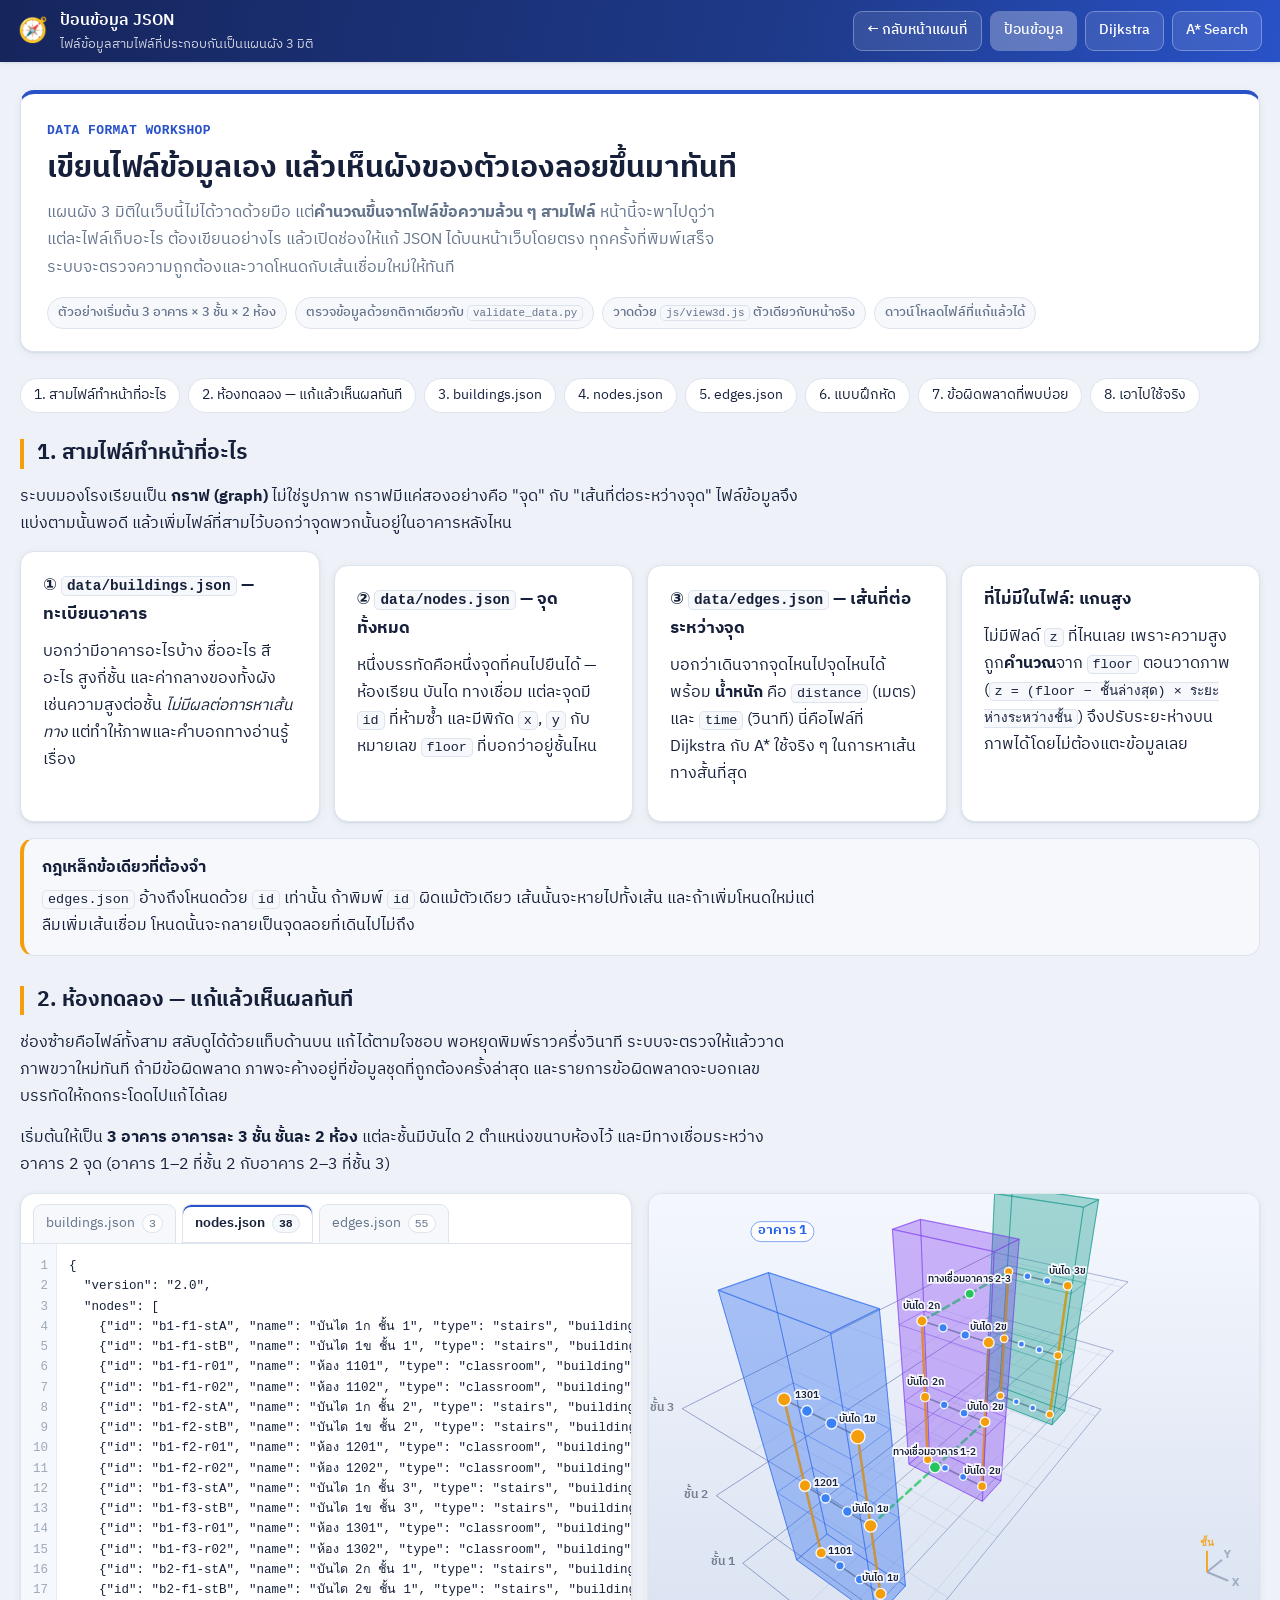
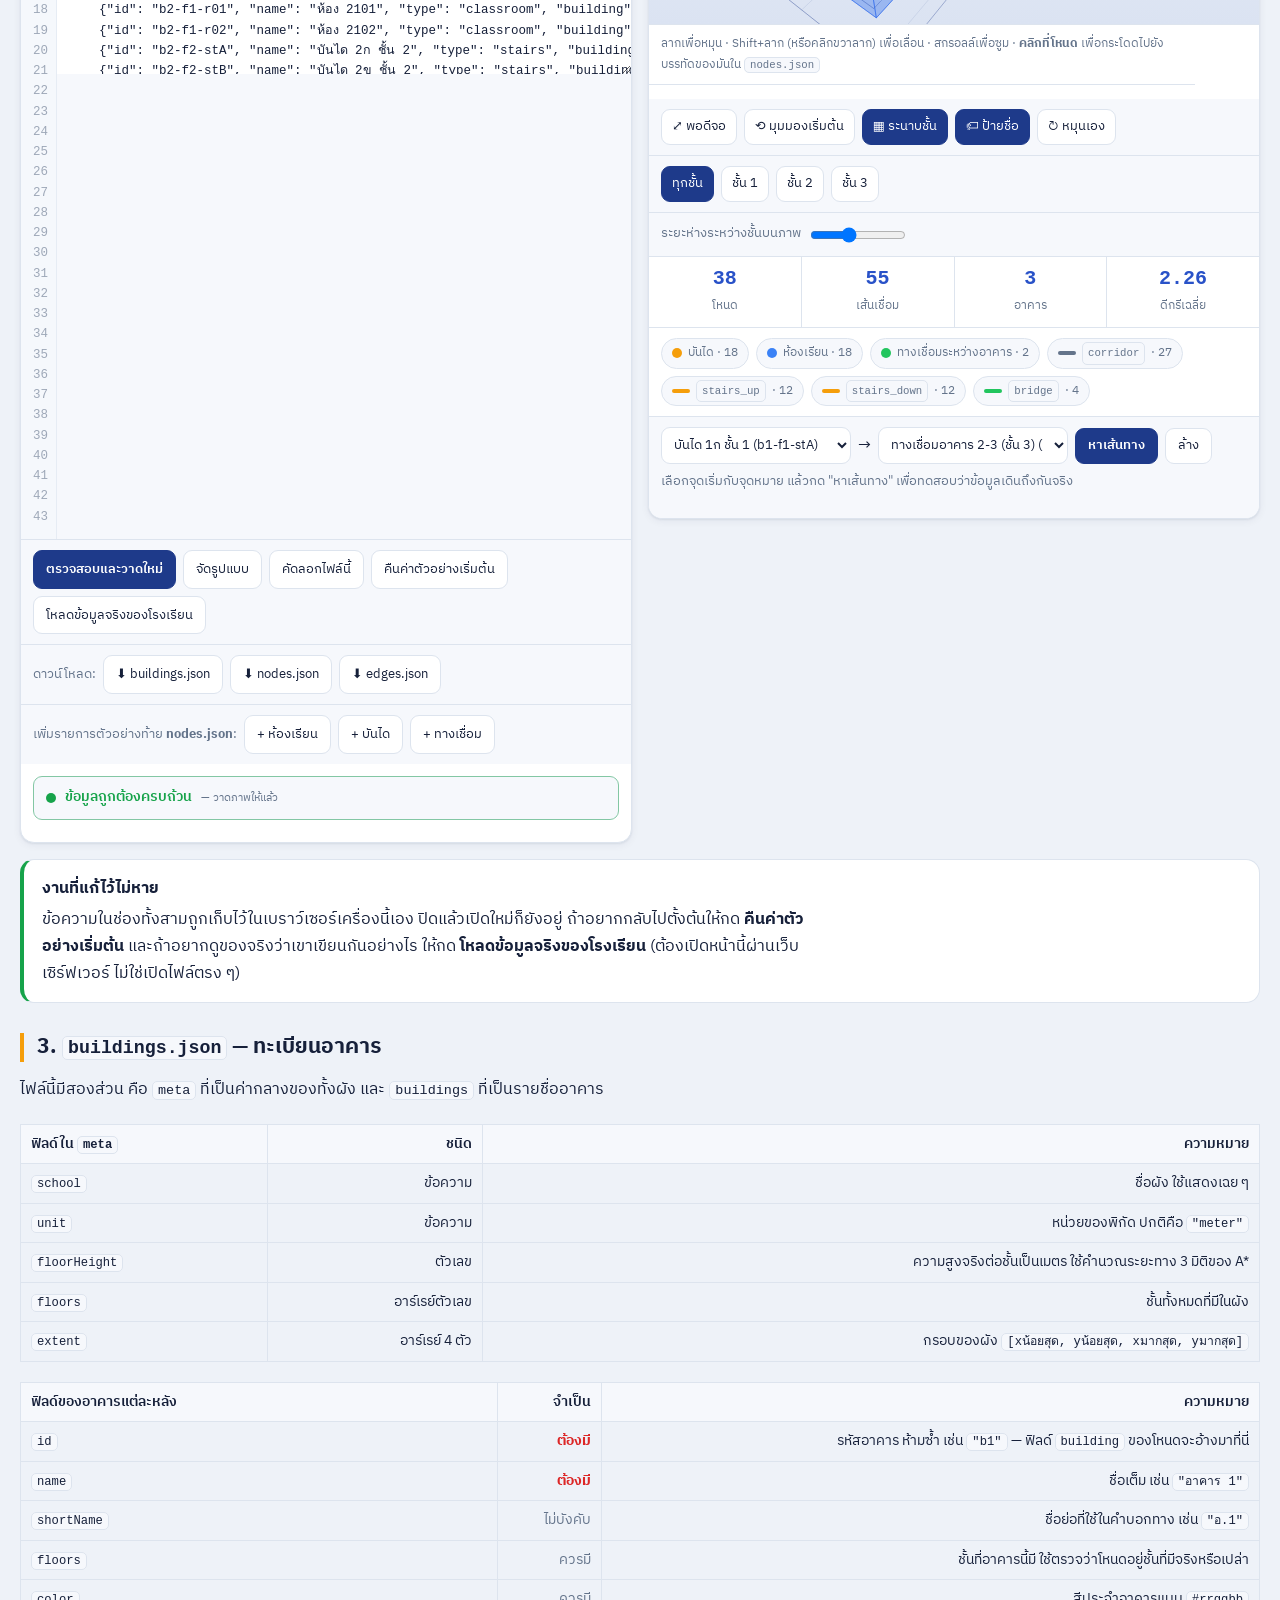
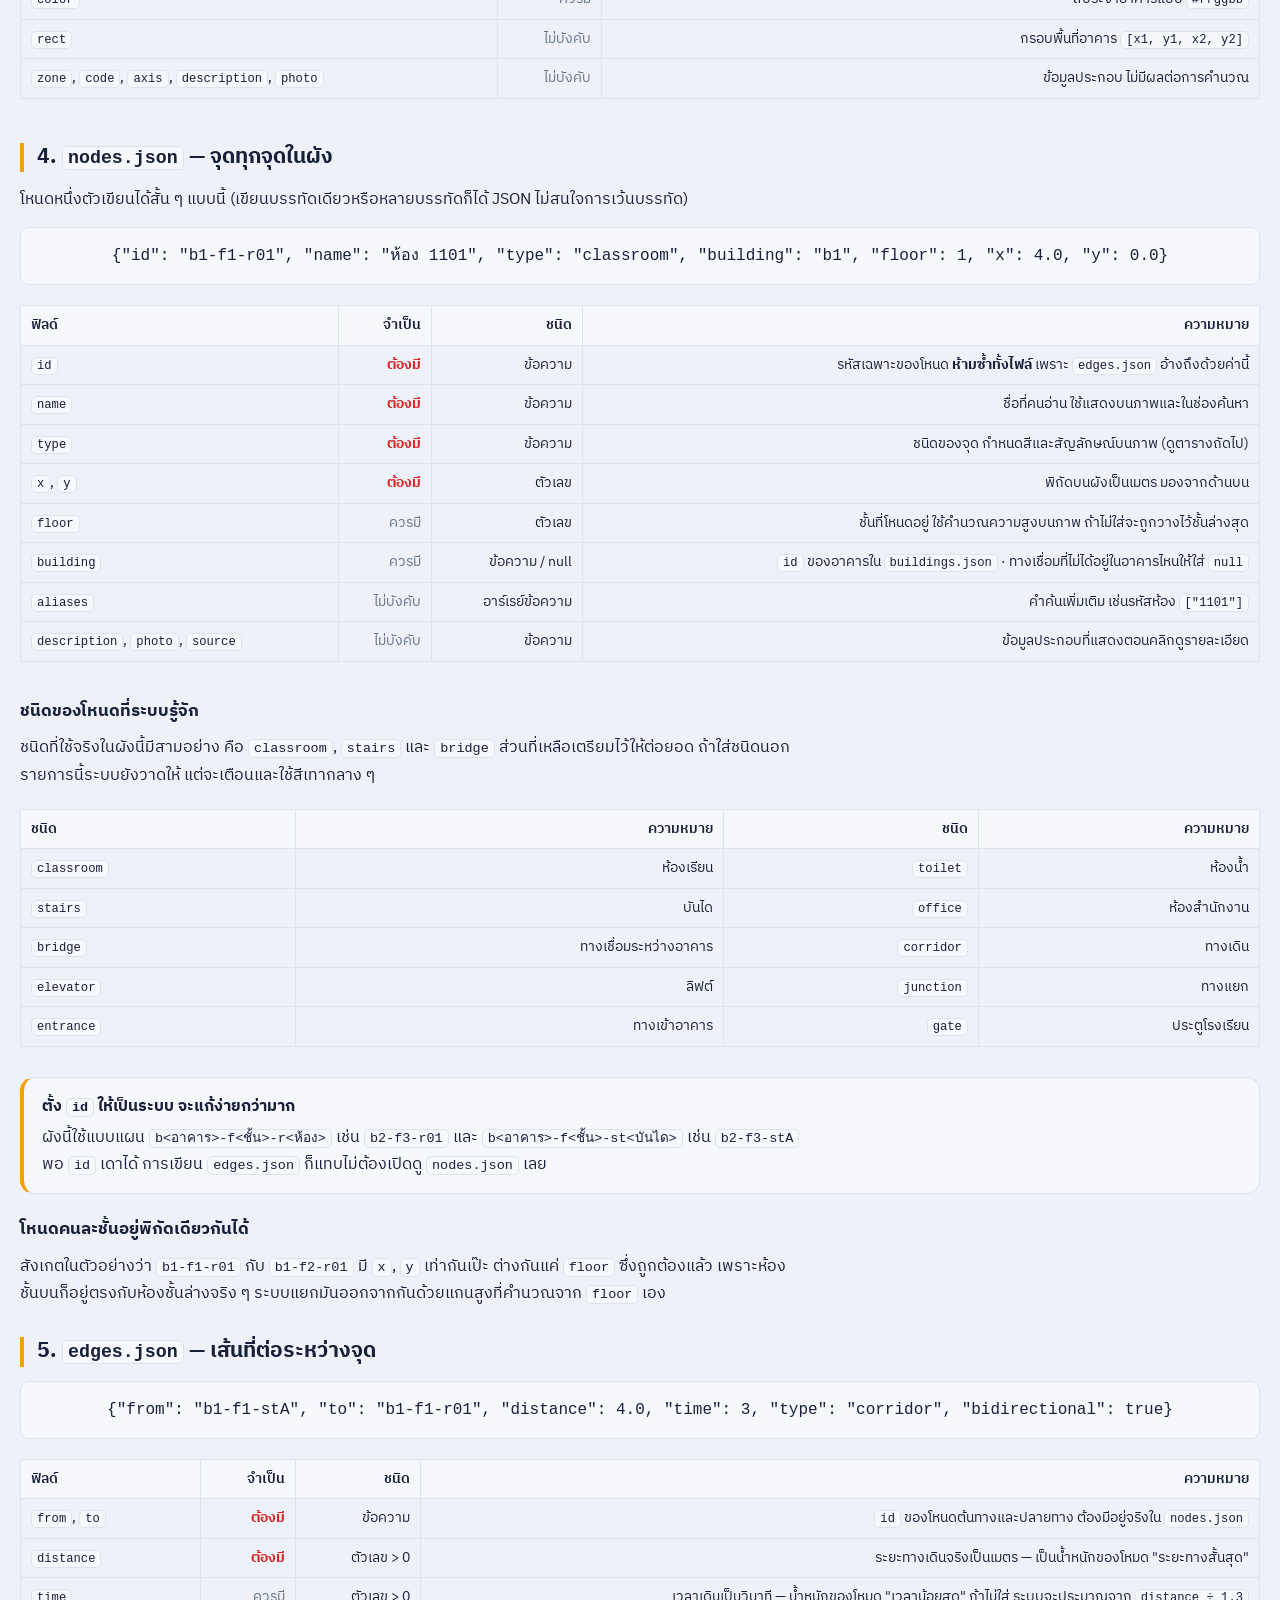
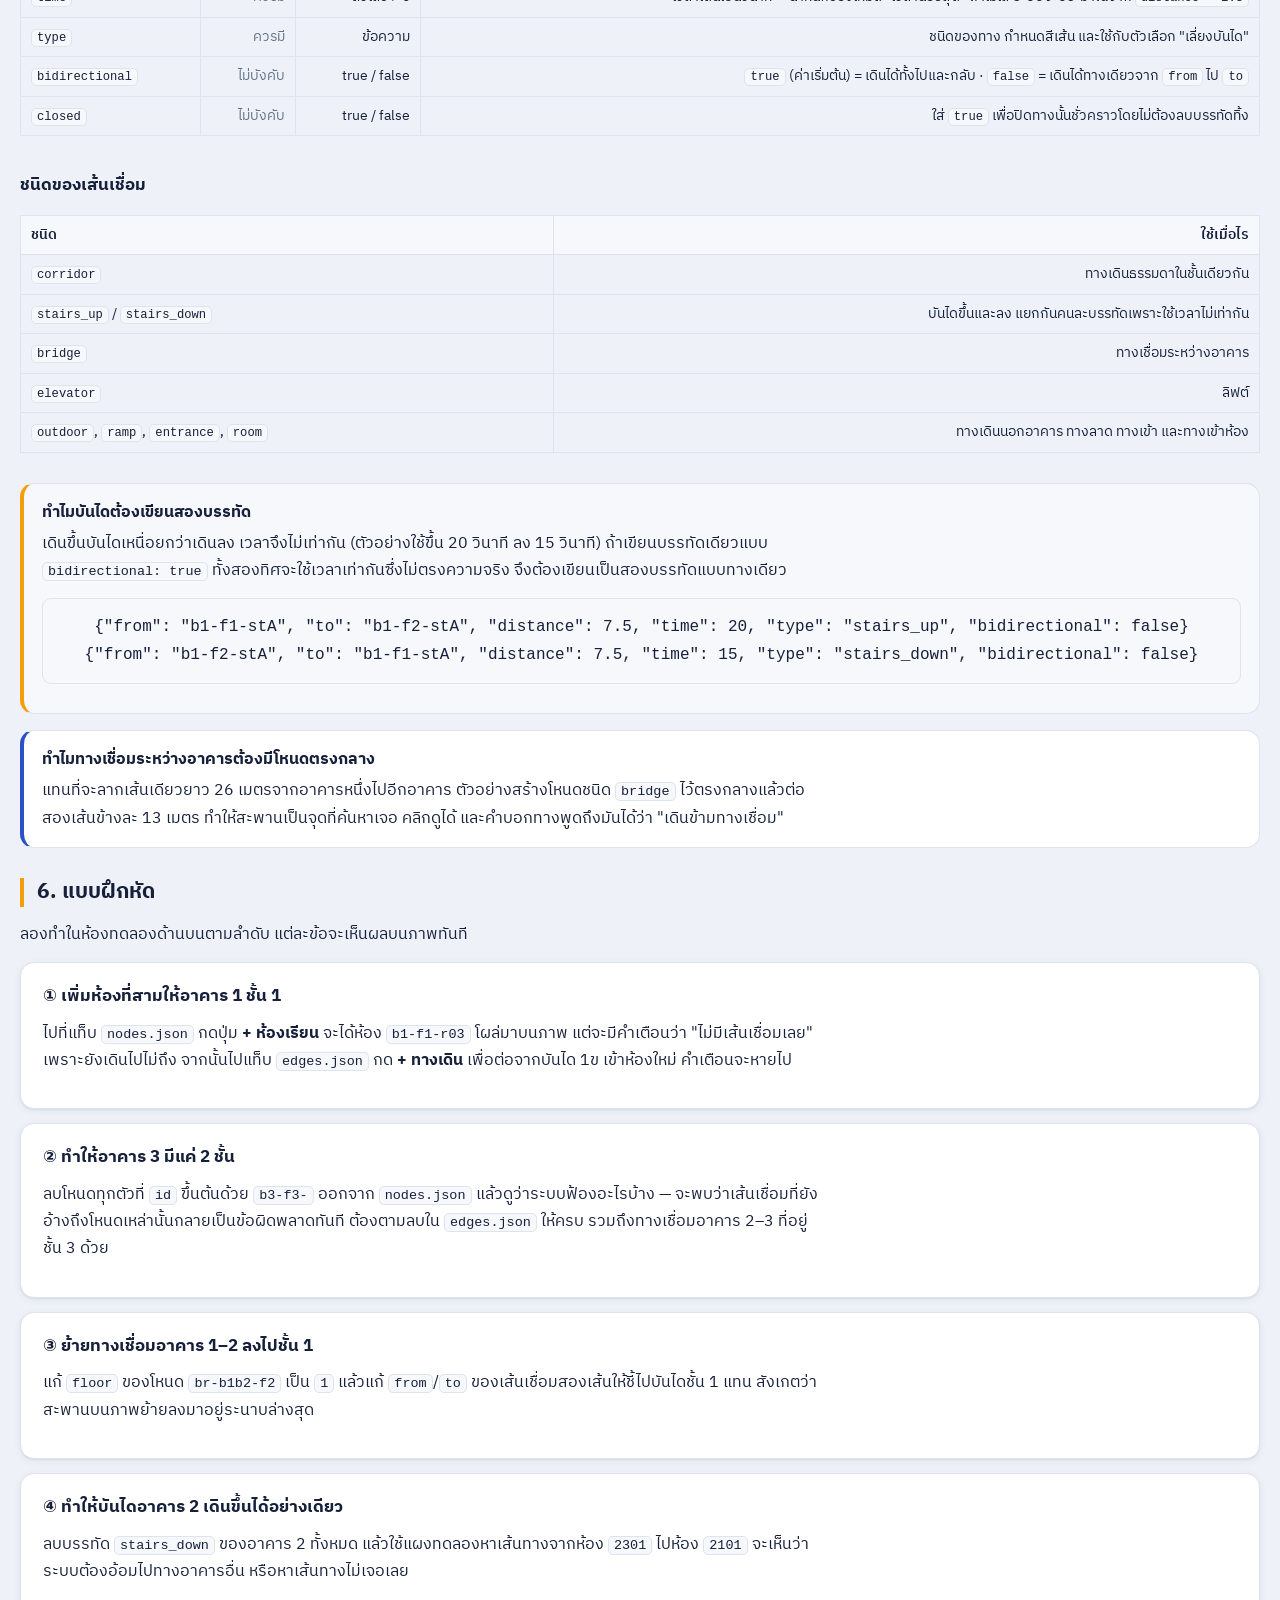
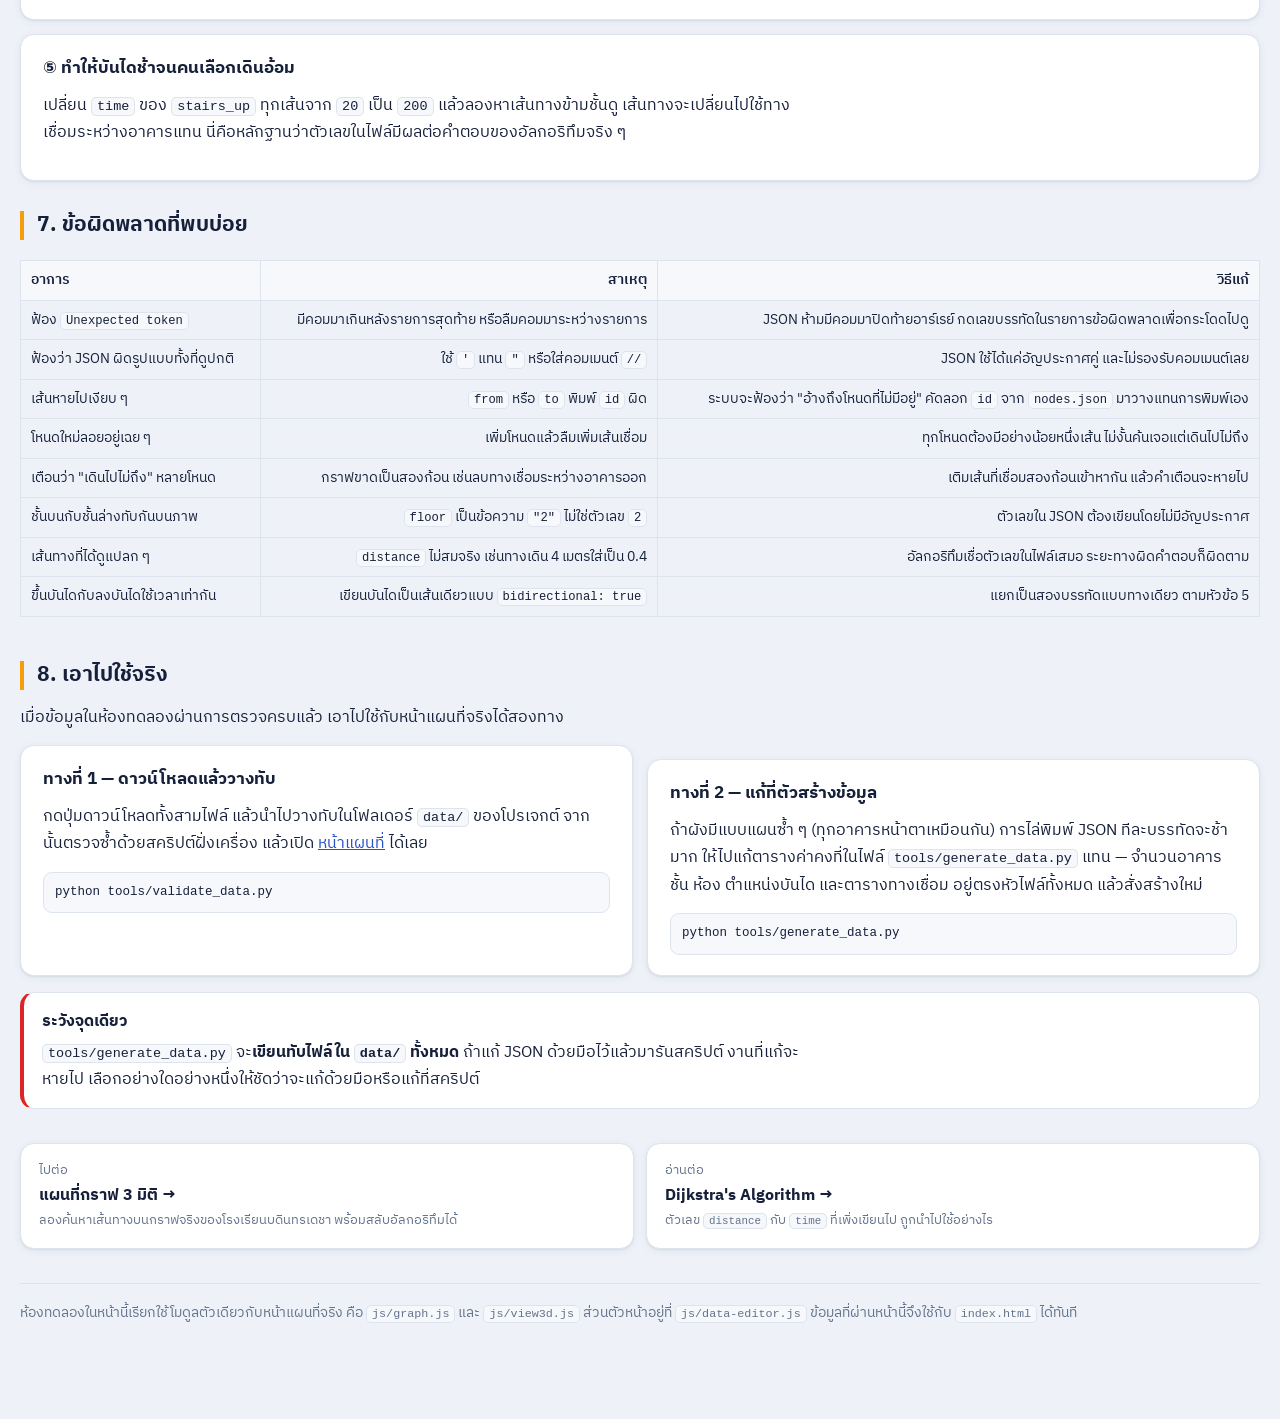
<file: data-editor.html>
<!DOCTYPE html>
<html lang="th">
<head>
<meta charset="utf-8">
<meta name="viewport" content="width=device-width, initial-scale=1, viewport-fit=cover">
<title>ป้อนข้อมูล JSON — สอนเขียนไฟล์ข้อมูลของแผนผัง 3 มิติ</title>
<meta name="description" content="สอนวิธีเขียนไฟล์ buildings.json, nodes.json และ edges.json ที่ใช้สร้างแผนผัง 3 มิติ พร้อมช่องแก้ไข JSON บนหน้าเว็บที่วาดภาพโหนดและเส้นเชื่อมให้ทันที">
<meta name="theme-color" content="#1e3a8a">
<link rel="preconnect" href="https://fonts.googleapis.com">
<link rel="preconnect" href="https://fonts.gstatic.com" crossorigin>
<link href="https://fonts.googleapis.com/css2?family=IBM+Plex+Sans+Thai:wght@400;500;600;700&display=swap" rel="stylesheet">
<link rel="stylesheet" href="css/learn.css">
<link rel="stylesheet" href="css/editor.css">
<link rel="icon" href="data:image/svg+xml,<svg xmlns='http://www.w3.org/2000/svg' viewBox='0 0 100 100'><text y='.9em' font-size='90'>🧭</text></svg>">
</head>
<body>

<header class="topbar">
  <div class="brand">
    <span class="brand-mark" aria-hidden="true">🧭</span>
    <div class="brand-text">
      <h1>ป้อนข้อมูล JSON</h1>
      <p>ไฟล์ข้อมูลสามไฟล์ที่ประกอบกันเป็นแผนผัง 3 มิติ</p>
    </div>
  </div>
  <nav class="topbar-actions">
    <a href="index.html">← กลับหน้าแผนที่</a>
    <a href="data-editor.html" class="is-current">ป้อนข้อมูล</a>
    <a href="dijkstra.html">Dijkstra</a>
    <a href="astar.html">A* Search</a>
  </nav>
</header>

<main class="doc">

  <div class="hero">
    <p class="eyebrow">Data Format Workshop</p>
    <h2>เขียนไฟล์ข้อมูลเอง แล้วเห็นผังของตัวเองลอยขึ้นมาทันที</h2>
    <p>
      แผนผัง 3 มิติในเว็บนี้ไม่ได้วาดด้วยมือ แต่<strong>คำนวณขึ้นจากไฟล์ข้อความล้วน ๆ สามไฟล์</strong>
      หน้านี้จะพาไปดูว่าแต่ละไฟล์เก็บอะไร ต้องเขียนอย่างไร แล้วเปิดช่องให้แก้ JSON ได้บนหน้าเว็บโดยตรง
      ทุกครั้งที่พิมพ์เสร็จ ระบบจะตรวจความถูกต้องและวาดโหนดกับเส้นเชื่อมใหม่ให้ทันที
    </p>
    <div class="hero-tags">
      <span class="tag">ตัวอย่างเริ่มต้น 3 อาคาร × 3 ชั้น × 2 ห้อง</span>
      <span class="tag">ตรวจข้อมูลด้วยกติกาเดียวกับ <code>validate_data.py</code></span>
      <span class="tag">วาดด้วย <code>js/view3d.js</code> ตัวเดียวกับหน้าจริง</span>
      <span class="tag">ดาวน์โหลดไฟล์ที่แก้แล้วได้</span>
    </div>
  </div>

  <ul class="toc">
    <li><a href="#overview">1. สามไฟล์ทำหน้าที่อะไร</a></li>
    <li><a href="#lab">2. ห้องทดลอง — แก้แล้วเห็นผลทันที</a></li>
    <li><a href="#buildings">3. buildings.json</a></li>
    <li><a href="#nodes">4. nodes.json</a></li>
    <li><a href="#edges">5. edges.json</a></li>
    <li><a href="#drill">6. แบบฝึกหัด</a></li>
    <li><a href="#mistakes">7. ข้อผิดพลาดที่พบบ่อย</a></li>
    <li><a href="#ship">8. เอาไปใช้จริง</a></li>
  </ul>

  <!-- ============================================================ -->
  <section class="block" id="overview">
    <h3>1. สามไฟล์ทำหน้าที่อะไร</h3>

    <p>
      ระบบมองโรงเรียนเป็น <strong>กราฟ (graph)</strong> ไม่ใช่รูปภาพ
      กราฟมีแค่สองอย่างคือ "จุด" กับ "เส้นที่ต่อระหว่างจุด"
      ไฟล์ข้อมูลจึงแบ่งตามนั้นพอดี แล้วเพิ่มไฟล์ที่สามไว้บอกว่าจุดพวกนั้นอยู่ในอาคารหลังไหน
    </p>

    <div class="grid-2">
      <div class="card">
        <h4>① <code>data/buildings.json</code> — ทะเบียนอาคาร</h4>
        <p>
          บอกว่ามีอาคารอะไรบ้าง ชื่ออะไร สีอะไร สูงกี่ชั้น
          และค่ากลางของทั้งผัง เช่นความสูงต่อชั้น
          <em>ไม่มีผลต่อการหาเส้นทาง</em> แต่ทำให้ภาพและคำบอกทางอ่านรู้เรื่อง
        </p>
      </div>
      <div class="card">
        <h4>② <code>data/nodes.json</code> — จุดทั้งหมด</h4>
        <p>
          หนึ่งบรรทัดคือหนึ่งจุดที่คนไปยืนได้ — ห้องเรียน บันได ทางเชื่อม
          แต่ละจุดมี <code>id</code> ที่ห้ามซ้ำ และมีพิกัด <code>x</code>, <code>y</code>
          กับหมายเลข <code>floor</code> ที่บอกว่าอยู่ชั้นไหน
        </p>
      </div>
      <div class="card">
        <h4>③ <code>data/edges.json</code> — เส้นที่ต่อระหว่างจุด</h4>
        <p>
          บอกว่าเดินจากจุดไหนไปจุดไหนได้ พร้อม <strong>น้ำหนัก</strong>
          คือ <code>distance</code> (เมตร) และ <code>time</code> (วินาที)
          นี่คือไฟล์ที่ Dijkstra กับ A* ใช้จริง ๆ ในการหาเส้นทางสั้นที่สุด
        </p>
      </div>
      <div class="card">
        <h4>ที่ไม่มีในไฟล์: แกนสูง</h4>
        <p>
          ไม่มีฟิลด์ <code>z</code> ที่ไหนเลย เพราะความสูงถูก<strong>คำนวณ</strong>จาก
          <code>floor</code> ตอนวาดภาพ (<code>z = (floor − ชั้นล่างสุด) × ระยะห่างระหว่างชั้น</code>)
          จึงปรับระยะห่างบนภาพได้โดยไม่ต้องแตะข้อมูลเลย
        </p>
      </div>
    </div>

    <div class="callout key">
      <strong class="callout-title">กฎเหล็กข้อเดียวที่ต้องจำ</strong>
      <p>
        <code>edges.json</code> อ้างถึงโหนดด้วย <code>id</code> เท่านั้น
        ถ้าพิมพ์ <code>id</code> ผิดแม้ตัวเดียว เส้นนั้นจะหายไปทั้งเส้น
        และถ้าเพิ่มโหนดใหม่แต่ลืมเพิ่มเส้นเชื่อม โหนดนั้นจะกลายเป็นจุดลอยที่เดินไปไม่ถึง
      </p>
    </div>
  </section>

  <!-- ============================================================ -->
  <section class="block" id="lab">
    <h3>2. ห้องทดลอง — แก้แล้วเห็นผลทันที</h3>

    <p>
      ช่องซ้ายคือไฟล์ทั้งสาม สลับดูได้ด้วยแท็บด้านบน แก้ได้ตามใจชอบ
      พอหยุดพิมพ์ราวครึ่งวินาที ระบบจะตรวจให้แล้ววาดภาพขวาใหม่ทันที
      ถ้ามีข้อผิดพลาด ภาพจะค้างอยู่ที่ข้อมูลชุดที่ถูกต้องครั้งล่าสุด
      และรายการข้อผิดพลาดจะบอกเลขบรรทัดให้กดกระโดดไปแก้ได้เลย
    </p>
    <p>
      เริ่มต้นให้เป็น <strong>3 อาคาร อาคารละ 3 ชั้น ชั้นละ 2 ห้อง</strong>
      แต่ละชั้นมีบันได 2 ตำแหน่งขนาบห้องไว้ และมีทางเชื่อมระหว่างอาคาร 2 จุด
      (อาคาร 1–2 ที่ชั้น 2 กับอาคาร 2–3 ที่ชั้น 3)
    </p>

    <div class="lab">

      <!-- ---------------- ช่องแก้ไข JSON ---------------- -->
      <div class="lab-pane">
        <div class="file-tabs" role="tablist" aria-label="เลือกไฟล์ที่จะแก้">
          <button type="button" id="tab-buildings" role="tab" aria-selected="false" aria-controls="pane-buildings">
            buildings.json <span class="badge">–</span>
          </button>
          <button type="button" id="tab-nodes" role="tab" aria-selected="true" aria-controls="pane-nodes">
            nodes.json <span class="badge">–</span>
          </button>
          <button type="button" id="tab-edges" role="tab" aria-selected="false" aria-controls="pane-edges">
            edges.json <span class="badge">–</span>
          </button>
        </div>

        <div class="code-wrap" id="pane-buildings" role="tabpanel" hidden>
          <div class="gutter" id="gutter-buildings" aria-hidden="true"></div>
          <textarea id="ed-buildings" spellcheck="false" autocapitalize="off" autocorrect="off"
                    aria-label="เนื้อหาไฟล์ buildings.json"></textarea>
        </div>
        <div class="code-wrap" id="pane-nodes" role="tabpanel">
          <div class="gutter" id="gutter-nodes" aria-hidden="true"></div>
          <textarea id="ed-nodes" spellcheck="false" autocapitalize="off" autocorrect="off"
                    aria-label="เนื้อหาไฟล์ nodes.json"></textarea>
        </div>
        <div class="code-wrap" id="pane-edges" role="tabpanel" hidden>
          <div class="gutter" id="gutter-edges" aria-hidden="true"></div>
          <textarea id="ed-edges" spellcheck="false" autocapitalize="off" autocorrect="off"
                    aria-label="เนื้อหาไฟล์ edges.json"></textarea>
        </div>

        <div class="toolbar">
          <button type="button" id="btn-apply" class="primary">ตรวจสอบและวาดใหม่</button>
          <button type="button" id="btn-format" title="จัดให้สมาชิกในอาร์เรย์อยู่บรรทัดละหนึ่งรายการ">จัดรูปแบบ</button>
          <button type="button" id="btn-copy">คัดลอกไฟล์นี้</button>
          <button type="button" id="btn-reset">คืนค่าตัวอย่างเริ่มต้น</button>
          <button type="button" id="btn-load-real" title="ดึงไฟล์จริงจากโฟลเดอร์ data/ มาดู">โหลดข้อมูลจริงของโรงเรียน</button>
        </div>

        <div class="toolbar">
          <span style="font-size:13px;color:var(--text-muted);align-self:center">ดาวน์โหลด:</span>
          <button type="button" id="dl-buildings">⬇ buildings.json</button>
          <button type="button" id="dl-nodes">⬇ nodes.json</button>
          <button type="button" id="dl-edges">⬇ edges.json</button>
        </div>

        <div class="toolbar" id="snippets">
          <span style="font-size:13px;color:var(--text-muted);align-self:center">
            เพิ่มรายการตัวอย่างท้าย <b id="current-file">nodes.json</b>:
          </span>

          <button type="button" data-for="buildings" data-snippet='{"id": "b4", "name": "อาคาร 4", "shortName": "อ.4", "code": "4", "floors": [1, 2, 3], "color": "#ea580c", "rect": [-2.0, 75.0, 14.0, 81.0], "axis": "x", "zone": "ตัวอย่าง", "description": "อาคารที่เพิ่มใหม่"}'>+ อาคารใหม่</button>

          <button type="button" data-for="nodes" data-snippet='{"id": "b1-f1-r03", "name": "ห้อง 1103", "type": "classroom", "building": "b1", "floor": 1, "x": 16.0, "y": 0.0, "description": "ห้องที่เพิ่มใหม่", "aliases": ["1103"]}'>+ ห้องเรียน</button>
          <button type="button" data-for="nodes" data-snippet='{"id": "b1-f1-stC", "name": "บันได 1ค ชั้น 1", "type": "stairs", "building": "b1", "floor": 1, "x": 20.0, "y": 0.0, "description": "บันไดที่เพิ่มใหม่", "aliases": ["บันได1ค"]}'>+ บันได</button>
          <button type="button" data-for="nodes" data-snippet='{"id": "br-b1b3-f1", "name": "ทางเชื่อมอาคาร 1-3 (ชั้น 1)", "type": "bridge", "building": null, "floor": 1, "x": 0.0, "y": 26.0, "description": "ทางเชื่อมที่เพิ่มใหม่", "aliases": ["ทางเชื่อม13"]}'>+ ทางเชื่อม</button>

          <button type="button" data-for="edges" data-snippet='{"from": "b1-f1-stB", "to": "b1-f1-r03", "distance": 4.0, "time": 3, "type": "corridor", "bidirectional": true}'>+ ทางเดิน</button>
          <button type="button" data-for="edges" data-snippet='{"from": "b1-f1-stC", "to": "b1-f2-stC", "distance": 7.5, "time": 20, "type": "stairs_up", "bidirectional": false}'>+ บันไดขึ้น</button>
          <button type="button" data-for="edges" data-snippet='{"from": "b1-f2-stC", "to": "b1-f1-stC", "distance": 7.5, "time": 15, "type": "stairs_down", "bidirectional": false}'>+ บันไดลง</button>
          <button type="button" data-for="edges" data-snippet='{"from": "b1-f1-stA", "to": "br-b1b3-f1", "distance": 13.0, "time": 10, "type": "bridge", "bidirectional": true}'>+ ทางเชื่อม</button>
        </div>

        <div class="report">
          <div class="report-status" id="report-status"><span class="dot"></span>กำลังตรวจ…</div>
          <ul class="issues" id="issues"></ul>
        </div>
      </div>

      <!-- ---------------- ภาพ 3 มิติ ---------------- -->
      <div class="lab-pane">
        <div class="stage" id="stage">
          <canvas id="scene" aria-label="ภาพโหนดและเส้นเชื่อมที่ได้จาก JSON ลากเพื่อหมุน"></canvas>
        </div>
        <p class="stage-hint">
          ลากเพื่อหมุน · Shift+ลาก (หรือคลิกขวาลาก) เพื่อเลื่อน · สกรอลล์เพื่อซูม ·
          <strong>คลิกที่โหนด</strong> เพื่อกระโดดไปยังบรรทัดของมันใน <code>nodes.json</code>
        </p>

        <div class="view-tools">
          <button type="button" id="btn-fit">⤢ พอดีจอ</button>
          <button type="button" id="btn-reset-view">⟲ มุมมองเริ่มต้น</button>
          <button type="button" id="btn-grid" aria-pressed="true">▦ ระนาบชั้น</button>
          <button type="button" id="btn-labels" aria-pressed="true">🏷 ป้ายชื่อ</button>
          <button type="button" id="btn-spin" aria-pressed="false">↻ หมุนเอง</button>
        </div>

        <div class="view-tools" id="floor-list" aria-label="เลือกชั้นที่จะเน้น"></div>

        <div class="view-tools">
          <label>
            ระยะห่างระหว่างชั้นบนภาพ
            <input type="range" id="floor-gap" min="4" max="30" step="1" value="14">
          </label>
        </div>

        <div class="stat-row">
          <div><b id="stat-nodes">–</b><small>โหนด</small></div>
          <div><b id="stat-edges">–</b><small>เส้นเชื่อม</small></div>
          <div><b id="stat-buildings">–</b><small>อาคาร</small></div>
          <div><b id="stat-degree">–</b><small>ดีกรีเฉลี่ย</small></div>
        </div>

        <div class="chips" id="legend"></div>

        <div class="trial">
          <select id="trial-from" aria-label="จุดเริ่มต้นสำหรับทดสอบ"></select>
          <span aria-hidden="true">→</span>
          <select id="trial-to" aria-label="จุดหมายสำหรับทดสอบ"></select>
          <button type="button" id="trial-run">หาเส้นทาง</button>
          <button type="button" id="trial-clear" style="background:var(--surface);color:var(--text);border-color:var(--border);font-weight:400">ล้าง</button>
          <p class="trial-out" id="trial-out"></p>
        </div>

        <div class="picked" id="picked" hidden>
          <h5 id="picked-name"></h5>
          <p id="picked-meta"></p>
          <p id="picked-links"></p>
          <pre id="picked-json"></pre>
        </div>
      </div>
    </div>

    <div class="callout tip">
      <strong class="callout-title">งานที่แก้ไว้ไม่หาย</strong>
      <p>
        ข้อความในช่องทั้งสามถูกเก็บไว้ในเบราว์เซอร์เครื่องนี้เอง ปิดแล้วเปิดใหม่ก็ยังอยู่
        ถ้าอยากกลับไปตั้งต้นให้กด <b>คืนค่าตัวอย่างเริ่มต้น</b>
        และถ้าอยากดูของจริงว่าเขาเขียนกันอย่างไร ให้กด <b>โหลดข้อมูลจริงของโรงเรียน</b>
        (ต้องเปิดหน้านี้ผ่านเว็บเซิร์ฟเวอร์ ไม่ใช่เปิดไฟล์ตรง ๆ)
      </p>
    </div>
  </section>

  <!-- ============================================================ -->
  <section class="block" id="buildings">
    <h3>3. <code>buildings.json</code> — ทะเบียนอาคาร</h3>

    <p>ไฟล์นี้มีสองส่วน คือ <code>meta</code> ที่เป็นค่ากลางของทั้งผัง และ <code>buildings</code> ที่เป็นรายชื่ออาคาร</p>

    <div class="tbl-wrap">
      <table class="tbl">
        <thead>
          <tr><th>ฟิลด์ใน <code>meta</code></th><th>ชนิด</th><th>ความหมาย</th></tr>
        </thead>
        <tbody>
          <tr><td><code>school</code></td><td>ข้อความ</td><td>ชื่อผัง ใช้แสดงเฉย ๆ</td></tr>
          <tr><td><code>unit</code></td><td>ข้อความ</td><td>หน่วยของพิกัด ปกติคือ <code>"meter"</code></td></tr>
          <tr><td><code>floorHeight</code></td><td>ตัวเลข</td><td>ความสูงจริงต่อชั้นเป็นเมตร ใช้คำนวณระยะทาง 3 มิติของ A*</td></tr>
          <tr><td><code>floors</code></td><td>อาร์เรย์ตัวเลข</td><td>ชั้นทั้งหมดที่มีในผัง</td></tr>
          <tr><td><code>extent</code></td><td>อาร์เรย์ 4 ตัว</td><td>กรอบของผัง <code>[xน้อยสุด, yน้อยสุด, xมากสุด, yมากสุด]</code></td></tr>
        </tbody>
      </table>
    </div>

    <div class="tbl-wrap">
      <table class="tbl">
        <thead>
          <tr><th>ฟิลด์ของอาคารแต่ละหลัง</th><th>จำเป็น</th><th>ความหมาย</th></tr>
        </thead>
        <tbody>
          <tr><td><code>id</code></td><td class="req">ต้องมี</td><td>รหัสอาคาร ห้ามซ้ำ เช่น <code>"b1"</code> — ฟิลด์ <code>building</code> ของโหนดจะอ้างมาที่นี่</td></tr>
          <tr><td><code>name</code></td><td class="req">ต้องมี</td><td>ชื่อเต็ม เช่น <code>"อาคาร 1"</code></td></tr>
          <tr><td><code>shortName</code></td><td class="opt">ไม่บังคับ</td><td>ชื่อย่อที่ใช้ในคำบอกทาง เช่น <code>"อ.1"</code></td></tr>
          <tr><td><code>floors</code></td><td class="opt">ควรมี</td><td>ชั้นที่อาคารนี้มี ใช้ตรวจว่าโหนดอยู่ชั้นที่มีจริงหรือเปล่า</td></tr>
          <tr><td><code>color</code></td><td class="opt">ควรมี</td><td>สีประจำอาคารแบบ <code>#rrggbb</code></td></tr>
          <tr><td><code>rect</code></td><td class="opt">ไม่บังคับ</td><td>กรอบพื้นที่อาคาร <code>[x1, y1, x2, y2]</code></td></tr>
          <tr><td><code>zone</code>, <code>code</code>, <code>axis</code>, <code>description</code>, <code>photo</code></td><td class="opt">ไม่บังคับ</td><td>ข้อมูลประกอบ ไม่มีผลต่อการคำนวณ</td></tr>
        </tbody>
      </table>
    </div>
  </section>

  <!-- ============================================================ -->
  <section class="block" id="nodes">
    <h3>4. <code>nodes.json</code> — จุดทุกจุดในผัง</h3>

    <p>โหนดหนึ่งตัวเขียนได้สั้น ๆ แบบนี้ (เขียนบรรทัดเดียวหรือหลายบรรทัดก็ได้ JSON ไม่สนใจการเว้นบรรทัด)</p>

    <div class="formula">
      {"id": "b1-f1-r01", "name": "ห้อง 1101", "type": "classroom", "building": "b1", "floor": 1, "x": 4.0, "y": 0.0}
    </div>

    <div class="tbl-wrap">
      <table class="tbl">
        <thead><tr><th>ฟิลด์</th><th>จำเป็น</th><th>ชนิด</th><th>ความหมาย</th></tr></thead>
        <tbody>
          <tr><td><code>id</code></td><td class="req">ต้องมี</td><td>ข้อความ</td><td>รหัสเฉพาะของโหนด <strong>ห้ามซ้ำทั้งไฟล์</strong> เพราะ <code>edges.json</code> อ้างถึงด้วยค่านี้</td></tr>
          <tr><td><code>name</code></td><td class="req">ต้องมี</td><td>ข้อความ</td><td>ชื่อที่คนอ่าน ใช้แสดงบนภาพและในช่องค้นหา</td></tr>
          <tr><td><code>type</code></td><td class="req">ต้องมี</td><td>ข้อความ</td><td>ชนิดของจุด กำหนดสีและสัญลักษณ์บนภาพ (ดูตารางถัดไป)</td></tr>
          <tr><td><code>x</code>, <code>y</code></td><td class="req">ต้องมี</td><td>ตัวเลข</td><td>พิกัดบนผังเป็นเมตร มองจากด้านบน</td></tr>
          <tr><td><code>floor</code></td><td class="opt">ควรมี</td><td>ตัวเลข</td><td>ชั้นที่โหนดอยู่ ใช้คำนวณความสูงบนภาพ ถ้าไม่ใส่จะถูกวางไว้ชั้นล่างสุด</td></tr>
          <tr><td><code>building</code></td><td class="opt">ควรมี</td><td>ข้อความ / null</td><td><code>id</code> ของอาคารใน <code>buildings.json</code> · ทางเชื่อมที่ไม่ได้อยู่ในอาคารไหนให้ใส่ <code>null</code></td></tr>
          <tr><td><code>aliases</code></td><td class="opt">ไม่บังคับ</td><td>อาร์เรย์ข้อความ</td><td>คำค้นเพิ่มเติม เช่นรหัสห้อง <code>["1101"]</code></td></tr>
          <tr><td><code>description</code>, <code>photo</code>, <code>source</code></td><td class="opt">ไม่บังคับ</td><td>ข้อความ</td><td>ข้อมูลประกอบที่แสดงตอนคลิกดูรายละเอียด</td></tr>
        </tbody>
      </table>
    </div>

    <h4>ชนิดของโหนดที่ระบบรู้จัก</h4>
    <p>
      ชนิดที่ใช้จริงในผังนี้มีสามอย่าง คือ <code>classroom</code>, <code>stairs</code> และ <code>bridge</code>
      ส่วนที่เหลือเตรียมไว้ให้ต่อยอด ถ้าใส่ชนิดนอกรายการนี้ระบบยังวาดให้ แต่จะเตือนและใช้สีเทากลาง ๆ
    </p>
    <div class="tbl-wrap">
      <table class="tbl">
        <thead><tr><th>ชนิด</th><th>ความหมาย</th><th>ชนิด</th><th>ความหมาย</th></tr></thead>
        <tbody>
          <tr><td><code>classroom</code></td><td>ห้องเรียน</td><td><code>toilet</code></td><td>ห้องน้ำ</td></tr>
          <tr><td><code>stairs</code></td><td>บันได</td><td><code>office</code></td><td>ห้องสำนักงาน</td></tr>
          <tr><td><code>bridge</code></td><td>ทางเชื่อมระหว่างอาคาร</td><td><code>corridor</code></td><td>ทางเดิน</td></tr>
          <tr><td><code>elevator</code></td><td>ลิฟต์</td><td><code>junction</code></td><td>ทางแยก</td></tr>
          <tr><td><code>entrance</code></td><td>ทางเข้าอาคาร</td><td><code>gate</code></td><td>ประตูโรงเรียน</td></tr>
        </tbody>
      </table>
    </div>

    <div class="callout key">
      <strong class="callout-title">ตั้ง <code>id</code> ให้เป็นระบบ จะแก้ง่ายกว่ามาก</strong>
      <p>
        ผังนี้ใช้แบบแผน <code>b&lt;อาคาร&gt;-f&lt;ชั้น&gt;-r&lt;ห้อง&gt;</code> เช่น <code>b2-f3-r01</code>
        และ <code>b&lt;อาคาร&gt;-f&lt;ชั้น&gt;-st&lt;บันได&gt;</code> เช่น <code>b2-f3-stA</code>
        พอ <code>id</code> เดาได้ การเขียน <code>edges.json</code> ก็แทบไม่ต้องเปิดดู <code>nodes.json</code> เลย
      </p>
    </div>

    <h4>โหนดคนละชั้นอยู่พิกัดเดียวกันได้</h4>
    <p>
      สังเกตในตัวอย่างว่า <code>b1-f1-r01</code> กับ <code>b1-f2-r01</code> มี <code>x</code>, <code>y</code> เท่ากันเป๊ะ
      ต่างกันแค่ <code>floor</code> ซึ่งถูกต้องแล้ว เพราะห้องชั้นบนก็อยู่ตรงกับห้องชั้นล่างจริง ๆ
      ระบบแยกมันออกจากกันด้วยแกนสูงที่คำนวณจาก <code>floor</code> เอง
    </p>
  </section>

  <!-- ============================================================ -->
  <section class="block" id="edges">
    <h3>5. <code>edges.json</code> — เส้นที่ต่อระหว่างจุด</h3>

    <div class="formula">
      {"from": "b1-f1-stA", "to": "b1-f1-r01", "distance": 4.0, "time": 3, "type": "corridor", "bidirectional": true}
    </div>

    <div class="tbl-wrap">
      <table class="tbl">
        <thead><tr><th>ฟิลด์</th><th>จำเป็น</th><th>ชนิด</th><th>ความหมาย</th></tr></thead>
        <tbody>
          <tr><td><code>from</code>, <code>to</code></td><td class="req">ต้องมี</td><td>ข้อความ</td><td><code>id</code> ของโหนดต้นทางและปลายทาง ต้องมีอยู่จริงใน <code>nodes.json</code></td></tr>
          <tr><td><code>distance</code></td><td class="req">ต้องมี</td><td>ตัวเลข &gt; 0</td><td>ระยะทางเดินจริงเป็นเมตร — เป็นน้ำหนักของโหมด "ระยะทางสั้นสุด"</td></tr>
          <tr><td><code>time</code></td><td class="opt">ควรมี</td><td>ตัวเลข &gt; 0</td><td>เวลาเดินเป็นวินาที — น้ำหนักของโหมด "เวลาน้อยสุด" ถ้าไม่ใส่ ระบบจะประมาณจาก <code>distance ÷ 1.3</code></td></tr>
          <tr><td><code>type</code></td><td class="opt">ควรมี</td><td>ข้อความ</td><td>ชนิดของทาง กำหนดสีเส้น และใช้กับตัวเลือก "เลี่ยงบันได"</td></tr>
          <tr><td><code>bidirectional</code></td><td class="opt">ไม่บังคับ</td><td>true / false</td><td><code>true</code> (ค่าเริ่มต้น) = เดินได้ทั้งไปและกลับ · <code>false</code> = เดินได้ทางเดียวจาก <code>from</code> ไป <code>to</code></td></tr>
          <tr><td><code>closed</code></td><td class="opt">ไม่บังคับ</td><td>true / false</td><td>ใส่ <code>true</code> เพื่อปิดทางนั้นชั่วคราวโดยไม่ต้องลบบรรทัดทิ้ง</td></tr>
        </tbody>
      </table>
    </div>

    <h4>ชนิดของเส้นเชื่อม</h4>
    <div class="tbl-wrap">
      <table class="tbl">
        <thead><tr><th>ชนิด</th><th>ใช้เมื่อไร</th></tr></thead>
        <tbody>
          <tr><td><code>corridor</code></td><td>ทางเดินธรรมดาในชั้นเดียวกัน</td></tr>
          <tr><td><code>stairs_up</code> / <code>stairs_down</code></td><td>บันไดขึ้นและลง แยกกันคนละบรรทัดเพราะใช้เวลาไม่เท่ากัน</td></tr>
          <tr><td><code>bridge</code></td><td>ทางเชื่อมระหว่างอาคาร</td></tr>
          <tr><td><code>elevator</code></td><td>ลิฟต์</td></tr>
          <tr><td><code>outdoor</code>, <code>ramp</code>, <code>entrance</code>, <code>room</code></td><td>ทางเดินนอกอาคาร ทางลาด ทางเข้า และทางเข้าห้อง</td></tr>
        </tbody>
      </table>
    </div>

    <div class="callout key">
      <strong class="callout-title">ทำไมบันไดต้องเขียนสองบรรทัด</strong>
      <p>
        เดินขึ้นบันไดเหนื่อยกว่าเดินลง เวลาจึงไม่เท่ากัน (ตัวอย่างใช้ขึ้น 20 วินาที ลง 15 วินาที)
        ถ้าเขียนบรรทัดเดียวแบบ <code>bidirectional: true</code> ทั้งสองทิศจะใช้เวลาเท่ากันซึ่งไม่ตรงความจริง
        จึงต้องเขียนเป็นสองบรรทัดแบบทางเดียว
      </p>
      <div class="formula" style="margin-top:10px">
        {"from": "b1-f1-stA", "to": "b1-f2-stA", "distance": 7.5, "time": 20, "type": "stairs_up", "bidirectional": false}<br>
        {"from": "b1-f2-stA", "to": "b1-f1-stA", "distance": 7.5, "time": 15, "type": "stairs_down", "bidirectional": false}
      </div>
    </div>

    <div class="callout">
      <strong class="callout-title">ทำไมทางเชื่อมระหว่างอาคารต้องมีโหนดตรงกลาง</strong>
      <p>
        แทนที่จะลากเส้นเดียวยาว 26 เมตรจากอาคารหนึ่งไปอีกอาคาร ตัวอย่างสร้างโหนดชนิด
        <code>bridge</code> ไว้ตรงกลางแล้วต่อสองเส้นข้างละ 13 เมตร
        ทำให้สะพานเป็นจุดที่ค้นหาเจอ คลิกดูได้ และคำบอกทางพูดถึงมันได้ว่า "เดินข้ามทางเชื่อม"
      </p>
    </div>
  </section>

  <!-- ============================================================ -->
  <section class="block" id="drill">
    <h3>6. แบบฝึกหัด</h3>
    <p>ลองทำในห้องทดลองด้านบนตามลำดับ แต่ละข้อจะเห็นผลบนภาพทันที</p>

    <div class="card">
      <h4>① เพิ่มห้องที่สามให้อาคาร 1 ชั้น 1</h4>
      <p>
        ไปที่แท็บ <code>nodes.json</code> กดปุ่ม <b>+ ห้องเรียน</b> จะได้ห้อง <code>b1-f1-r03</code> โผล่มาบนภาพ
        แต่จะมีคำเตือนว่า "ไม่มีเส้นเชื่อมเลย" เพราะยังเดินไปไม่ถึง
        จากนั้นไปแท็บ <code>edges.json</code> กด <b>+ ทางเดิน</b> เพื่อต่อจากบันได 1ข เข้าห้องใหม่ คำเตือนจะหายไป
      </p>
    </div>
    <div class="card">
      <h4>② ทำให้อาคาร 3 มีแค่ 2 ชั้น</h4>
      <p>
        ลบโหนดทุกตัวที่ <code>id</code> ขึ้นต้นด้วย <code>b3-f3-</code> ออกจาก <code>nodes.json</code>
        แล้วดูว่าระบบฟ้องอะไรบ้าง — จะพบว่าเส้นเชื่อมที่ยังอ้างถึงโหนดเหล่านั้นกลายเป็นข้อผิดพลาดทันที
        ต้องตามลบใน <code>edges.json</code> ให้ครบ รวมถึงทางเชื่อมอาคาร 2–3 ที่อยู่ชั้น 3 ด้วย
      </p>
    </div>
    <div class="card">
      <h4>③ ย้ายทางเชื่อมอาคาร 1–2 ลงไปชั้น 1</h4>
      <p>
        แก้ <code>floor</code> ของโหนด <code>br-b1b2-f2</code> เป็น <code>1</code>
        แล้วแก้ <code>from</code>/<code>to</code> ของเส้นเชื่อมสองเส้นให้ชี้ไปบันไดชั้น 1 แทน
        สังเกตว่าสะพานบนภาพย้ายลงมาอยู่ระนาบล่างสุด
      </p>
    </div>
    <div class="card">
      <h4>④ ทำให้บันไดอาคาร 2 เดินขึ้นได้อย่างเดียว</h4>
      <p>
        ลบบรรทัด <code>stairs_down</code> ของอาคาร 2 ทั้งหมด
        แล้วใช้แผงทดลองหาเส้นทางจากห้อง <code>2301</code> ไปห้อง <code>2101</code>
        จะเห็นว่าระบบต้องอ้อมไปทางอาคารอื่น หรือหาเส้นทางไม่เจอเลย
      </p>
    </div>
    <div class="card">
      <h4>⑤ ทำให้บันไดช้าจนคนเลือกเดินอ้อม</h4>
      <p>
        เปลี่ยน <code>time</code> ของ <code>stairs_up</code> ทุกเส้นจาก <code>20</code> เป็น <code>200</code>
        แล้วลองหาเส้นทางข้ามชั้นดู เส้นทางจะเปลี่ยนไปใช้ทางเชื่อมระหว่างอาคารแทน
        นี่คือหลักฐานว่าตัวเลขในไฟล์มีผลต่อคำตอบของอัลกอริทึมจริง ๆ
      </p>
    </div>
  </section>

  <!-- ============================================================ -->
  <section class="block" id="mistakes">
    <h3>7. ข้อผิดพลาดที่พบบ่อย</h3>

    <div class="tbl-wrap">
      <table class="tbl">
        <thead><tr><th>อาการ</th><th>สาเหตุ</th><th>วิธีแก้</th></tr></thead>
        <tbody>
          <tr>
            <td>ฟ้อง <code>Unexpected token</code></td>
            <td>มีคอมมาเกินหลังรายการสุดท้าย หรือลืมคอมมาระหว่างรายการ</td>
            <td>JSON ห้ามมีคอมมาปิดท้ายอาร์เรย์ กดเลขบรรทัดในรายการข้อผิดพลาดเพื่อกระโดดไปดู</td>
          </tr>
          <tr>
            <td>ฟ้องว่า JSON ผิดรูปแบบทั้งที่ดูปกติ</td>
            <td>ใช้ <code>'</code> แทน <code>"</code> หรือใส่คอมเมนต์ <code>//</code></td>
            <td>JSON ใช้ได้แค่อัญประกาศคู่ และไม่รองรับคอมเมนต์เลย</td>
          </tr>
          <tr>
            <td>เส้นหายไปเงียบ ๆ</td>
            <td><code>from</code> หรือ <code>to</code> พิมพ์ <code>id</code> ผิด</td>
            <td>ระบบจะฟ้องว่า "อ้างถึงโหนดที่ไม่มีอยู่" คัดลอก <code>id</code> จาก <code>nodes.json</code> มาวางแทนการพิมพ์เอง</td>
          </tr>
          <tr>
            <td>โหนดใหม่ลอยอยู่เฉย ๆ</td>
            <td>เพิ่มโหนดแล้วลืมเพิ่มเส้นเชื่อม</td>
            <td>ทุกโหนดต้องมีอย่างน้อยหนึ่งเส้น ไม่งั้นค้นเจอแต่เดินไปไม่ถึง</td>
          </tr>
          <tr>
            <td>เตือนว่า "เดินไปไม่ถึง" หลายโหนด</td>
            <td>กราฟขาดเป็นสองก้อน เช่นลบทางเชื่อมระหว่างอาคารออก</td>
            <td>เติมเส้นที่เชื่อมสองก้อนเข้าหากัน แล้วคำเตือนจะหายไป</td>
          </tr>
          <tr>
            <td>ชั้นบนกับชั้นล่างทับกันบนภาพ</td>
            <td><code>floor</code> เป็นข้อความ <code>"2"</code> ไม่ใช่ตัวเลข <code>2</code></td>
            <td>ตัวเลขใน JSON ต้องเขียนโดยไม่มีอัญประกาศ</td>
          </tr>
          <tr>
            <td>เส้นทางที่ได้ดูแปลก ๆ</td>
            <td><code>distance</code> ไม่สมจริง เช่นทางเดิน 4 เมตรใส่เป็น 0.4</td>
            <td>อัลกอริทึมเชื่อตัวเลขในไฟล์เสมอ ระยะทางผิดคำตอบก็ผิดตาม</td>
          </tr>
          <tr>
            <td>ขึ้นบันไดกับลงบันไดใช้เวลาเท่ากัน</td>
            <td>เขียนบันไดเป็นเส้นเดียวแบบ <code>bidirectional: true</code></td>
            <td>แยกเป็นสองบรรทัดแบบทางเดียว ตามหัวข้อ 5</td>
          </tr>
        </tbody>
      </table>
    </div>
  </section>

  <!-- ============================================================ -->
  <section class="block" id="ship">
    <h3>8. เอาไปใช้จริง</h3>

    <p>เมื่อข้อมูลในห้องทดลองผ่านการตรวจครบแล้ว เอาไปใช้กับหน้าแผนที่จริงได้สองทาง</p>

    <div class="grid-2">
      <div class="card">
        <h4>ทางที่ 1 — ดาวน์โหลดแล้ววางทับ</h4>
        <p>
          กดปุ่มดาวน์โหลดทั้งสามไฟล์ แล้วนำไปวางทับในโฟลเดอร์ <code>data/</code> ของโปรเจกต์
          จากนั้นตรวจซ้ำด้วยสคริปต์ฝั่งเครื่อง แล้วเปิด <a href="index.html">หน้าแผนที่</a> ได้เลย
        </p>
        <pre style="margin:8px 0 0;padding:9px 11px;border-radius:9px;background:var(--surface-2);border:1px solid var(--border);font-family:var(--mono);font-size:12.5px;overflow-x:auto">python tools/validate_data.py</pre>
      </div>
      <div class="card">
        <h4>ทางที่ 2 — แก้ที่ตัวสร้างข้อมูล</h4>
        <p>
          ถ้าผังมีแบบแผนซ้ำ ๆ (ทุกอาคารหน้าตาเหมือนกัน) การไล่พิมพ์ JSON ทีละบรรทัดจะช้ามาก
          ให้ไปแก้ตารางค่าคงที่ในไฟล์ <code>tools/generate_data.py</code> แทน — จำนวนอาคาร ชั้น ห้อง
          ตำแหน่งบันได และตารางทางเชื่อม อยู่ตรงหัวไฟล์ทั้งหมด แล้วสั่งสร้างใหม่
        </p>
        <pre style="margin:8px 0 0;padding:9px 11px;border-radius:9px;background:var(--surface-2);border:1px solid var(--border);font-family:var(--mono);font-size:12.5px;overflow-x:auto">python tools/generate_data.py</pre>
      </div>
    </div>

    <div class="callout warn">
      <strong class="callout-title">ระวังจุดเดียว</strong>
      <p>
        <code>tools/generate_data.py</code> จะ<strong>เขียนทับไฟล์ใน <code>data/</code> ทั้งหมด</strong>
        ถ้าแก้ JSON ด้วยมือไว้แล้วมารันสคริปต์ งานที่แก้จะหายไป
        เลือกอย่างใดอย่างหนึ่งให้ชัดว่าจะแก้ด้วยมือหรือแก้ที่สคริปต์
      </p>
    </div>
  </section>

  <nav class="next-nav">
    <a href="index.html">
      <small>ไปต่อ</small>
      <strong>แผนที่กราฟ 3 มิติ →</strong>
      <small>ลองค้นหาเส้นทางบนกราฟจริงของโรงเรียนบดินทรเดชา พร้อมสลับอัลกอริทึมได้</small>
    </a>
    <a href="dijkstra.html">
      <small>อ่านต่อ</small>
      <strong>Dijkstra's Algorithm →</strong>
      <small>ตัวเลข <code>distance</code> กับ <code>time</code> ที่เพิ่งเขียนไป ถูกนำไปใช้อย่างไร</small>
    </a>
  </nav>

  <p class="doc-foot">
    ห้องทดลองในหน้านี้เรียกใช้โมดูลตัวเดียวกับหน้าแผนที่จริง คือ
    <code>js/graph.js</code> และ <code>js/view3d.js</code> ส่วนตัวหน้าอยู่ที่ <code>js/data-editor.js</code>
    ข้อมูลที่ผ่านหน้านี้จึงใช้กับ <code>index.html</code> ได้ทันที
  </p>

</main>

<div class="toast-mini" id="toast" role="status" aria-live="polite"></div>

<script src="js/graph.js"></script>
<script src="js/view3d.js"></script>
<script src="js/data-editor.js"></script>
</body>
</html>
</file>
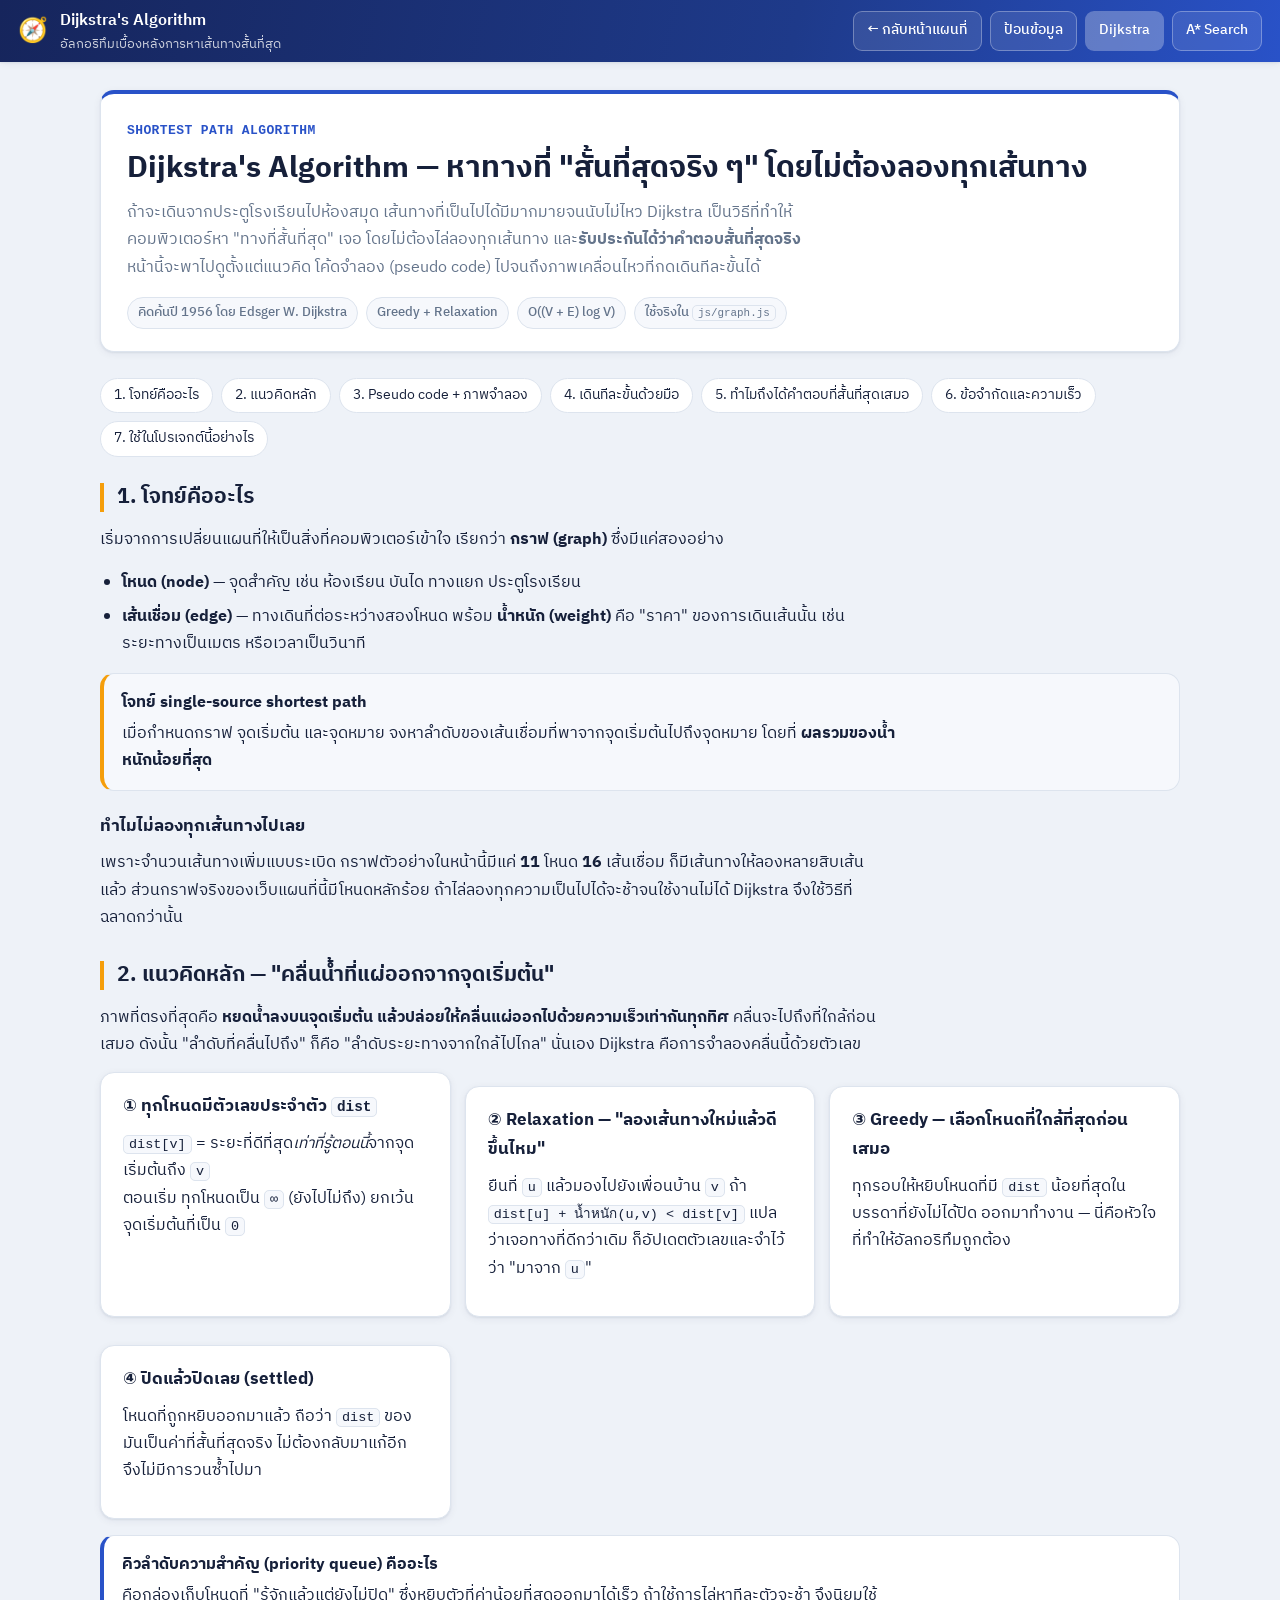
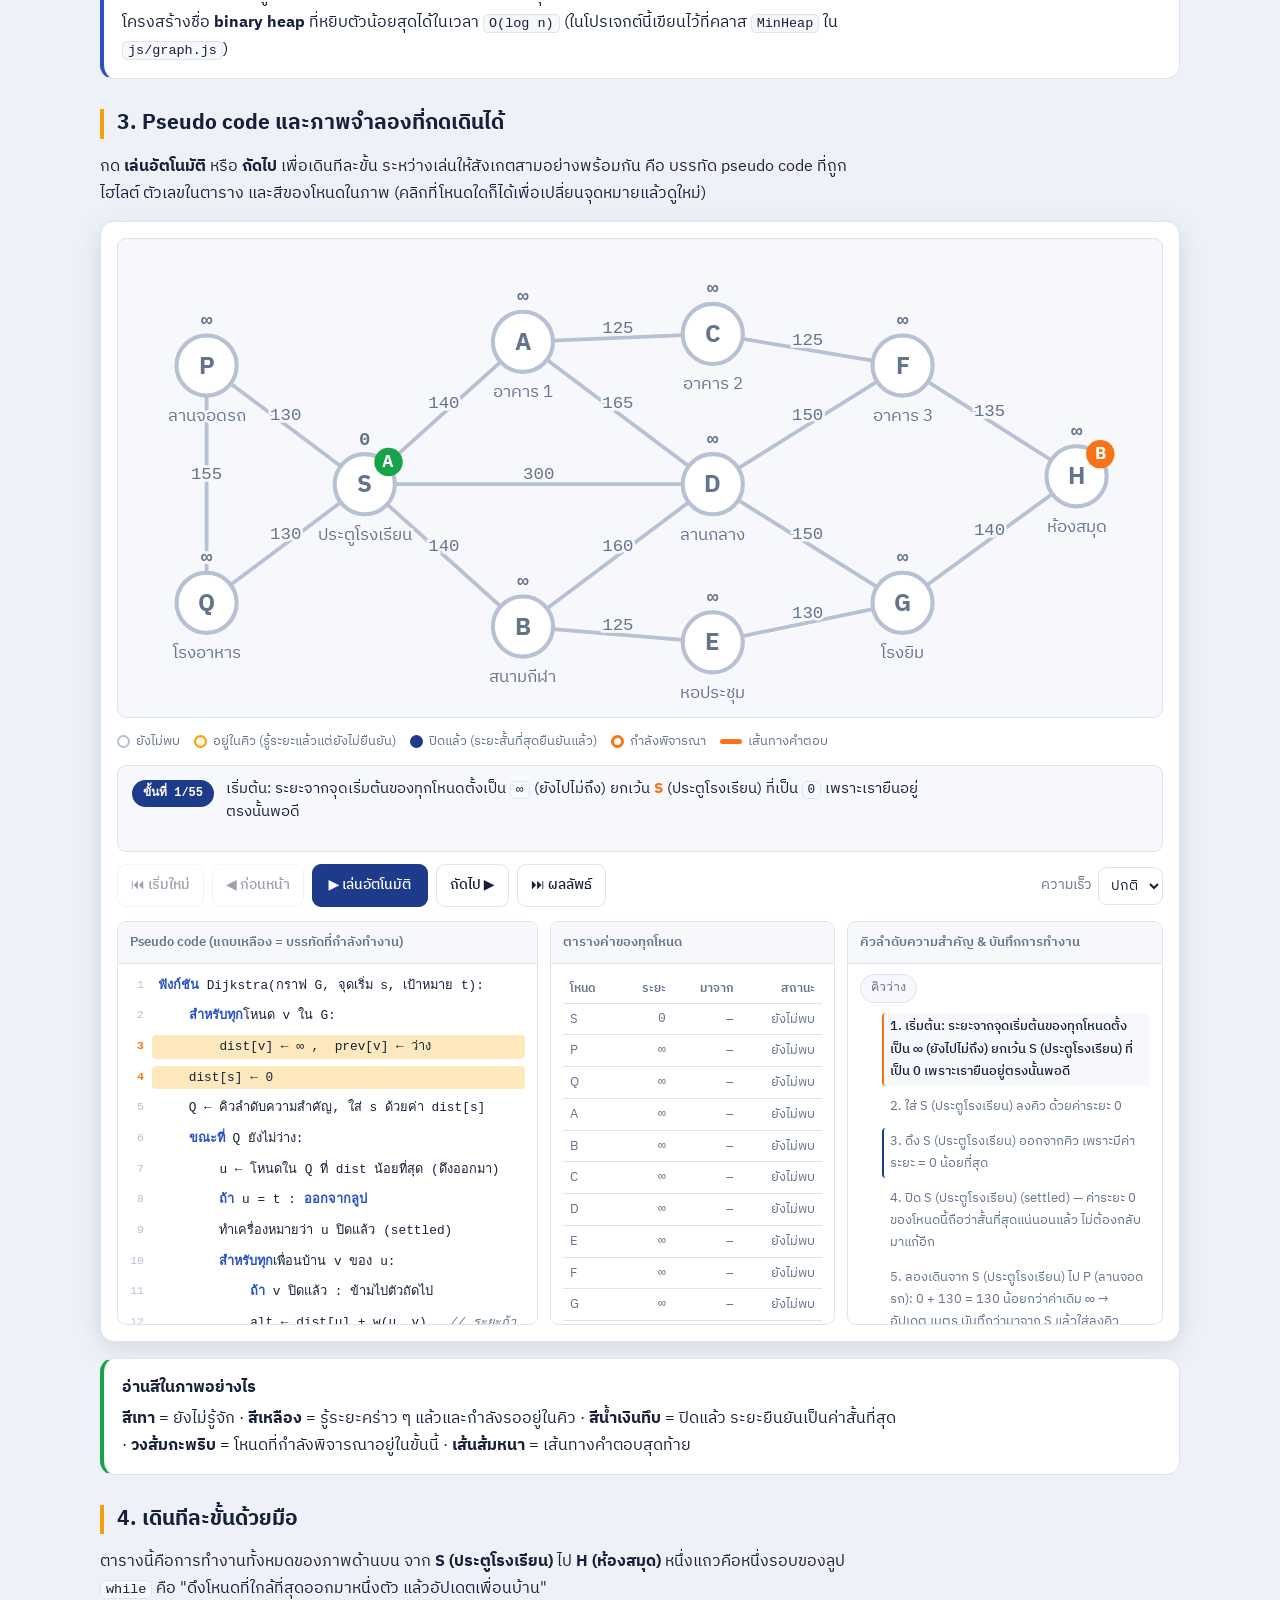
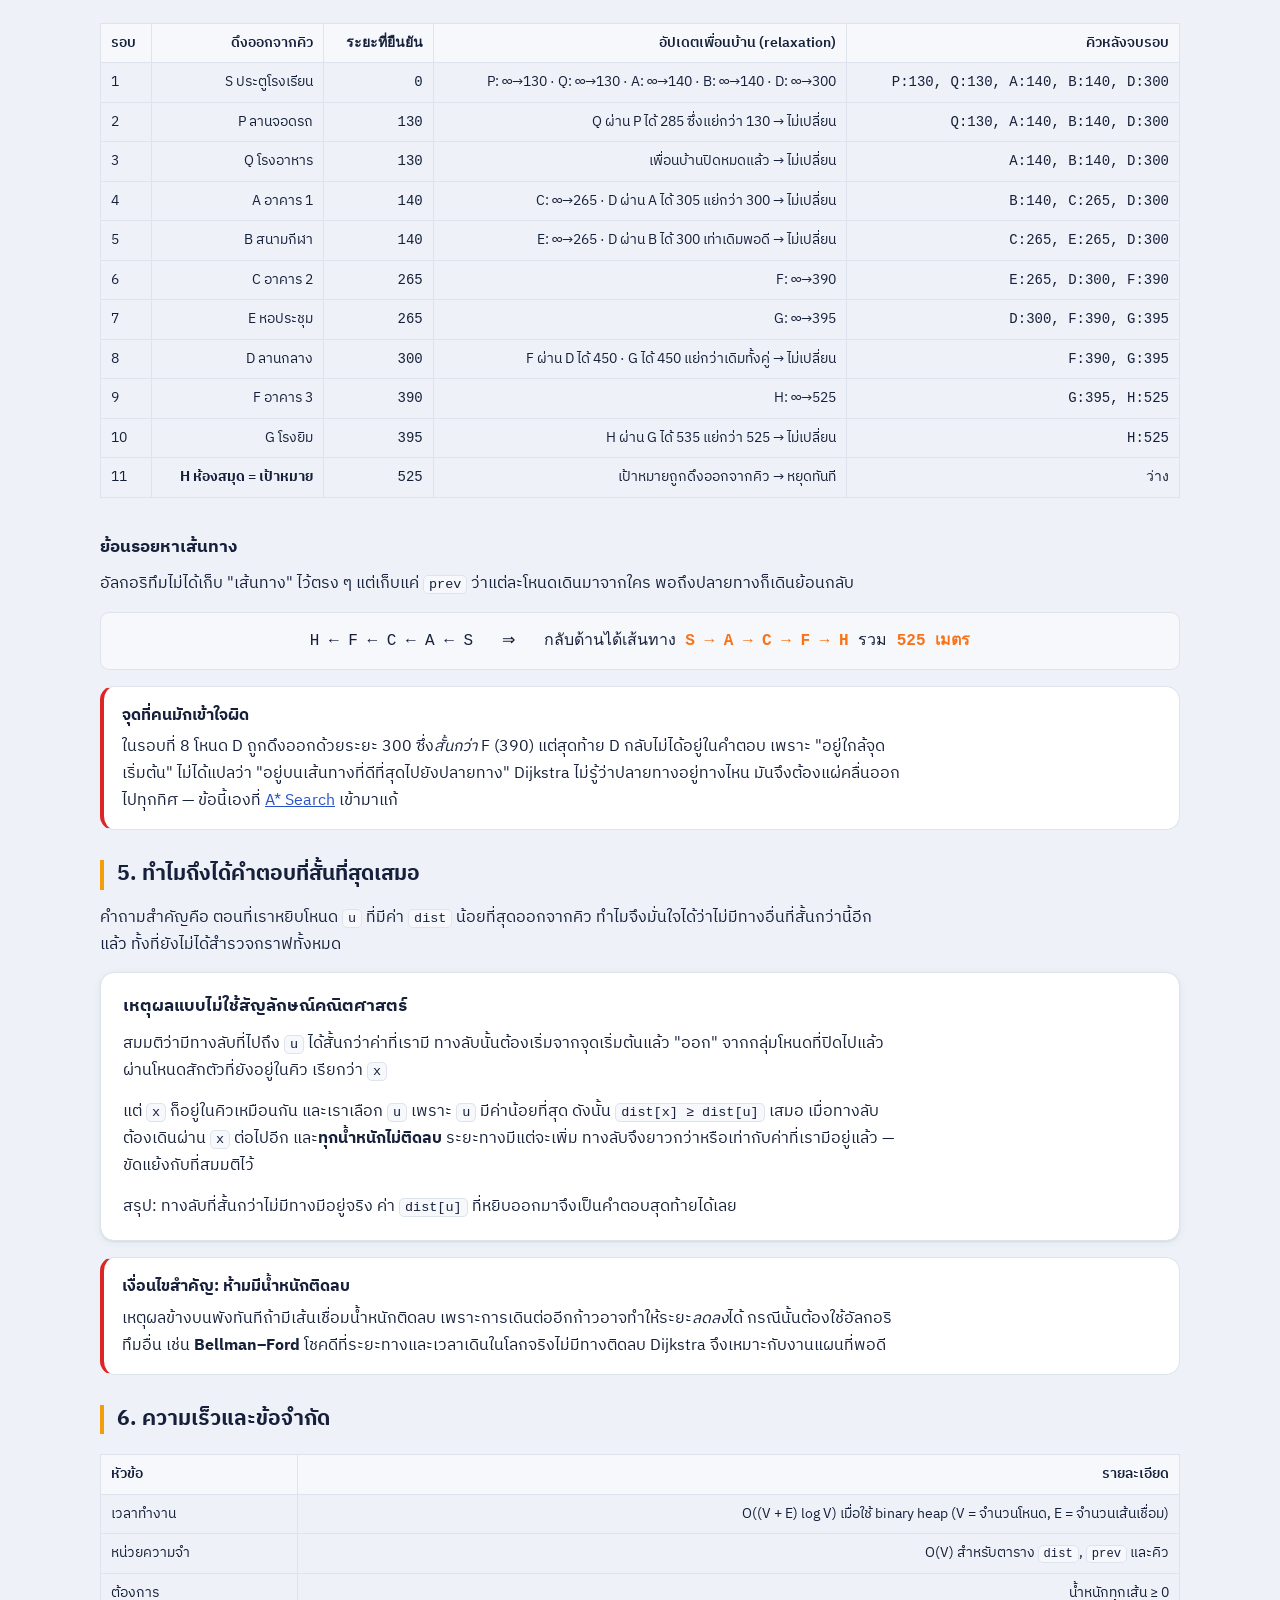
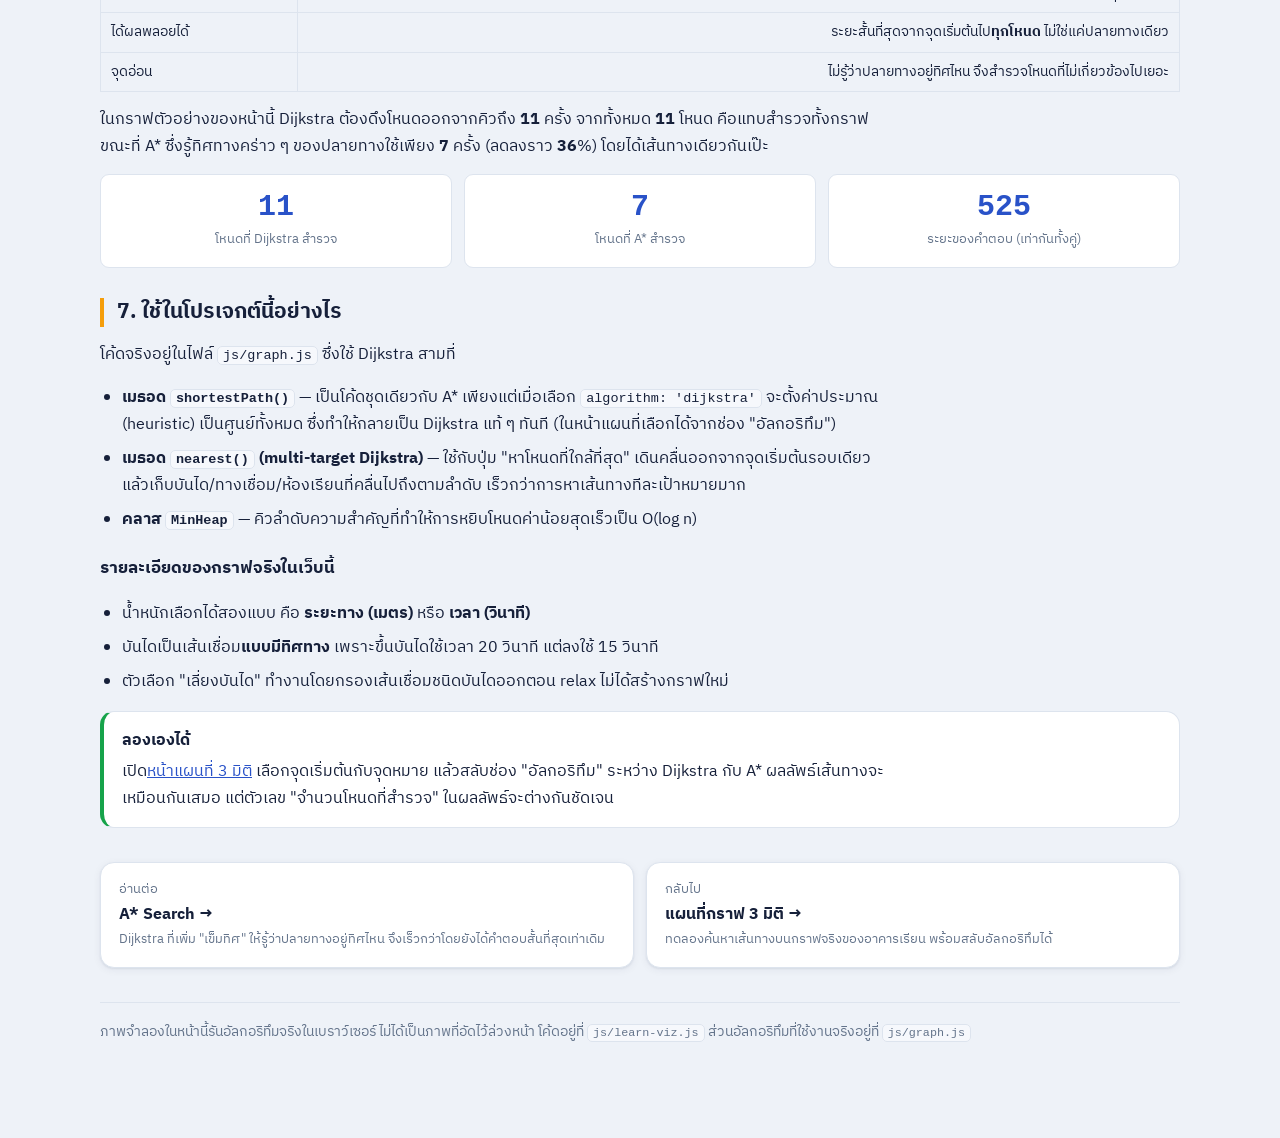
<file: dijkstra.html>
<!DOCTYPE html>
<html lang="th">
<head>
<meta charset="utf-8">
<meta name="viewport" content="width=device-width, initial-scale=1, viewport-fit=cover">
<title>Dijkstra's Algorithm — อธิบายทีละขั้นพร้อมภาพจำลอง</title>
<meta name="description" content="อธิบายอัลกอริทึม Dijkstra สำหรับหาเส้นทางสั้นที่สุด ตั้งแต่แนวคิด pseudo code ตัวอย่างการทำงานทีละขั้น จนถึงภาพจำลองแบบกดเล่นได้">
<meta name="theme-color" content="#1e3a8a">
<link rel="preconnect" href="https://fonts.googleapis.com">
<link rel="preconnect" href="https://fonts.gstatic.com" crossorigin>
<link href="https://fonts.googleapis.com/css2?family=IBM+Plex+Sans+Thai:wght@400;500;600;700&display=swap" rel="stylesheet">
<link rel="stylesheet" href="css/learn.css">
<link rel="icon" href="data:image/svg+xml,<svg xmlns='http://www.w3.org/2000/svg' viewBox='0 0 100 100'><text y='.9em' font-size='90'>🧭</text></svg>">
</head>
<body>

<header class="topbar">
  <div class="brand">
    <span class="brand-mark" aria-hidden="true">🧭</span>
    <div class="brand-text">
      <h1>Dijkstra's Algorithm</h1>
      <p>อัลกอริทึมเบื้องหลังการหาเส้นทางสั้นที่สุด</p>
    </div>
  </div>
  <nav class="topbar-actions">
    <a href="index.html">← กลับหน้าแผนที่</a>
    <a href="data-editor.html">ป้อนข้อมูล</a>
    <a href="dijkstra.html" class="is-current">Dijkstra</a>
    <a href="astar.html">A* Search</a>
  </nav>
</header>

<main class="doc">

  <div class="hero">
    <p class="eyebrow">Shortest Path Algorithm</p>
    <h2>Dijkstra's Algorithm — หาทางที่ "สั้นที่สุดจริง ๆ" โดยไม่ต้องลองทุกเส้นทาง</h2>
    <p>
      ถ้าจะเดินจากประตูโรงเรียนไปห้องสมุด เส้นทางที่เป็นไปได้มีมากมายจนนับไม่ไหว
      Dijkstra เป็นวิธีที่ทำให้คอมพิวเตอร์หา "ทางที่สั้นที่สุด" เจอ
      โดยไม่ต้องไล่ลองทุกเส้นทาง และ<strong>รับประกันได้ว่าคำตอบสั้นที่สุดจริง</strong>
      หน้านี้จะพาไปดูตั้งแต่แนวคิด โค้ดจำลอง (pseudo code) ไปจนถึงภาพเคลื่อนไหวที่กดเดินทีละขั้นได้
    </p>
    <div class="hero-tags">
      <span class="tag">คิดค้นปี 1956 โดย Edsger W. Dijkstra</span>
      <span class="tag">Greedy + Relaxation</span>
      <span class="tag">O((V + E) log V)</span>
      <span class="tag">ใช้จริงใน <code>js/graph.js</code></span>
    </div>
  </div>

  <ul class="toc">
    <li><a href="#problem">1. โจทย์คืออะไร</a></li>
    <li><a href="#idea">2. แนวคิดหลัก</a></li>
    <li><a href="#pseudo">3. Pseudo code + ภาพจำลอง</a></li>
    <li><a href="#walk">4. เดินทีละขั้นด้วยมือ</a></li>
    <li><a href="#why">5. ทำไมถึงได้คำตอบที่สั้นที่สุดเสมอ</a></li>
    <li><a href="#limit">6. ข้อจำกัดและความเร็ว</a></li>
    <li><a href="#project">7. ใช้ในโปรเจกต์นี้อย่างไร</a></li>
  </ul>

  <!-- ============================================================ -->
  <section class="block" id="problem">
    <h3>1. โจทย์คืออะไร</h3>

    <p>
      เริ่มจากการเปลี่ยนแผนที่ให้เป็นสิ่งที่คอมพิวเตอร์เข้าใจ เรียกว่า <strong>กราฟ (graph)</strong> ซึ่งมีแค่สองอย่าง
    </p>
    <ul>
      <li><strong>โหนด (node)</strong> — จุดสำคัญ เช่น ห้องเรียน บันได ทางแยก ประตูโรงเรียน</li>
      <li><strong>เส้นเชื่อม (edge)</strong> — ทางเดินที่ต่อระหว่างสองโหนด พร้อม <strong>น้ำหนัก (weight)</strong>
        คือ "ราคา" ของการเดินเส้นนั้น เช่น ระยะทางเป็นเมตร หรือเวลาเป็นวินาที</li>
    </ul>

    <div class="callout key">
      <strong class="callout-title">โจทย์ single-source shortest path</strong>
      <p>
        เมื่อกำหนดกราฟ จุดเริ่มต้น และจุดหมาย จงหาลำดับของเส้นเชื่อมที่พาจากจุดเริ่มต้นไปถึงจุดหมาย
        โดยที่ <strong>ผลรวมของน้ำหนักน้อยที่สุด</strong>
      </p>
    </div>

    <h4>ทำไมไม่ลองทุกเส้นทางไปเลย</h4>
    <p>
      เพราะจำนวนเส้นทางเพิ่มแบบระเบิด กราฟตัวอย่างในหน้านี้มีแค่
      <b data-stat="total-nodes">11</b> โหนด <b data-stat="total-edges">16</b> เส้นเชื่อม
      ก็มีเส้นทางให้ลองหลายสิบเส้นแล้ว ส่วนกราฟจริงของเว็บแผนที่นี้มีโหนดหลักร้อย
      ถ้าไล่ลองทุกความเป็นไปได้จะช้าจนใช้งานไม่ได้ Dijkstra จึงใช้วิธีที่ฉลาดกว่านั้น
    </p>
  </section>

  <!-- ============================================================ -->
  <section class="block" id="idea">
    <h3>2. แนวคิดหลัก — "คลื่นน้ำที่แผ่ออกจากจุดเริ่มต้น"</h3>

    <p>
      ภาพที่ตรงที่สุดคือ <strong>หยดน้ำลงบนจุดเริ่มต้น แล้วปล่อยให้คลื่นแผ่ออกไปด้วยความเร็วเท่ากันทุกทิศ</strong>
      คลื่นจะไปถึงที่ใกล้ก่อนเสมอ ดังนั้น "ลำดับที่คลื่นไปถึง" ก็คือ "ลำดับระยะทางจากใกล้ไปไกล" นั่นเอง
      Dijkstra คือการจำลองคลื่นนี้ด้วยตัวเลข
    </p>

    <div class="grid-2">
      <div class="card">
        <h4>① ทุกโหนดมีตัวเลขประจำตัว <code>dist</code></h4>
        <p>
          <code>dist[v]</code> = ระยะที่ดีที่สุด<em>เท่าที่รู้ตอนนี้</em>จากจุดเริ่มต้นถึง <code>v</code><br>
          ตอนเริ่ม ทุกโหนดเป็น <code>∞</code> (ยังไปไม่ถึง) ยกเว้นจุดเริ่มต้นที่เป็น <code>0</code>
        </p>
      </div>
      <div class="card">
        <h4>② Relaxation — "ลองเส้นทางใหม่แล้วดีขึ้นไหม"</h4>
        <p>
          ยืนที่ <code>u</code> แล้วมองไปยังเพื่อนบ้าน <code>v</code> ถ้า
          <code>dist[u] + น้ำหนัก(u,v) &lt; dist[v]</code>
          แปลว่าเจอทางที่ดีกว่าเดิม ก็อัปเดตตัวเลขและจำไว้ว่า "มาจาก <code>u</code>"
        </p>
      </div>
      <div class="card">
        <h4>③ Greedy — เลือกโหนดที่ใกล้ที่สุดก่อนเสมอ</h4>
        <p>
          ทุกรอบให้หยิบโหนดที่มี <code>dist</code> น้อยที่สุดในบรรดาที่ยังไม่ได้ปิด
          ออกมาทำงาน — นี่คือหัวใจที่ทำให้อัลกอริทึมถูกต้อง
        </p>
      </div>
      <div class="card">
        <h4>④ ปิดแล้วปิดเลย (settled)</h4>
        <p>
          โหนดที่ถูกหยิบออกมาแล้ว ถือว่า <code>dist</code> ของมันเป็นค่าที่สั้นที่สุดจริง
          ไม่ต้องกลับมาแก้อีก จึงไม่มีการวนซ้ำไปมา
        </p>
      </div>
    </div>

    <div class="callout">
      <strong class="callout-title">คิวลำดับความสำคัญ (priority queue) คืออะไร</strong>
      <p>
        คือกล่องเก็บโหนดที่ "รู้จักแล้วแต่ยังไม่ปิด" ซึ่งหยิบตัวที่ค่าน้อยที่สุดออกมาได้เร็ว
        ถ้าใช้การไล่หาทีละตัวจะช้า จึงนิยมใช้โครงสร้างชื่อ <strong>binary heap</strong>
        ที่หยิบตัวน้อยสุดได้ในเวลา <code>O(log n)</code>
        (ในโปรเจกต์นี้เขียนไว้ที่คลาส <code>MinHeap</code> ใน <code>js/graph.js</code>)
      </p>
    </div>
  </section>

  <!-- ============================================================ -->
  <section class="block" id="pseudo">
    <h3>3. Pseudo code และภาพจำลองที่กดเดินได้</h3>

    <p>
      กด <strong>เล่นอัตโนมัติ</strong> หรือ <strong>ถัดไป</strong> เพื่อเดินทีละขั้น
      ระหว่างเล่นให้สังเกตสามอย่างพร้อมกัน คือ บรรทัด pseudo code ที่ถูกไฮไลต์ ตัวเลขในตาราง และสีของโหนดในภาพ
      (คลิกที่โหนดใดก็ได้เพื่อเปลี่ยนจุดหมายแล้วดูใหม่)
    </p>

    <div class="viz" data-mode="dijkstra">
      <ol class="pc">
<li><span class="k">ฟังก์ชัน</span> Dijkstra(กราฟ G, จุดเริ่ม s, เป้าหมาย t):</li>
<li>    <span class="k">สำหรับทุก</span>โหนด v ใน G:</li>
<li>        dist[v] ← ∞ ,  prev[v] ← ว่าง</li>
<li>    dist[s] ← 0</li>
<li>    Q ← คิวลำดับความสำคัญ, ใส่ s ด้วยค่า dist[s]</li>
<li>    <span class="k">ขณะที่</span> Q ยังไม่ว่าง:</li>
<li>        u ← โหนดใน Q ที่ dist น้อยที่สุด (ดึงออกมา)</li>
<li>        <span class="k">ถ้า</span> u = t : <span class="k">ออกจากลูป</span></li>
<li>        ทำเครื่องหมายว่า u ปิดแล้ว (settled)</li>
<li>        <span class="k">สำหรับทุก</span>เพื่อนบ้าน v ของ u:</li>
<li>            <span class="k">ถ้า</span> v ปิดแล้ว : ข้ามไปตัวถัดไป</li>
<li>            alt ← dist[u] + w(u, v)   <span class="c">// ระยะถ้าเดินผ่าน u</span></li>
<li>            <span class="k">ถ้า</span> alt &lt; dist[v] :        <span class="c">// relaxation</span></li>
<li>                dist[v] ← alt</li>
<li>                prev[v] ← u</li>
<li>                ใส่ v ลง Q ด้วยค่า dist[v] (หรืออัปเดตค่าเดิม)</li>
<li>    <span class="k">คืนค่า</span> เส้นทางที่ย้อนรอยจาก prev</li>
      </ol>
    </div>

    <div class="callout tip">
      <strong class="callout-title">อ่านสีในภาพอย่างไร</strong>
      <p>
        <strong>สีเทา</strong> = ยังไม่รู้จัก · <strong>สีเหลือง</strong> = รู้ระยะคร่าว ๆ แล้วและกำลังรออยู่ในคิว ·
        <strong>สีน้ำเงินทึบ</strong> = ปิดแล้ว ระยะยืนยันเป็นค่าสั้นที่สุด ·
        <strong>วงส้มกะพริบ</strong> = โหนดที่กำลังพิจารณาอยู่ในขั้นนี้ ·
        <strong>เส้นส้มหนา</strong> = เส้นทางคำตอบสุดท้าย
      </p>
    </div>
  </section>

  <!-- ============================================================ -->
  <section class="block" id="walk">
    <h3>4. เดินทีละขั้นด้วยมือ</h3>

    <p>
      ตารางนี้คือการทำงานทั้งหมดของภาพด้านบน จาก <b>S (ประตูโรงเรียน)</b> ไป <b>H (ห้องสมุด)</b>
      หนึ่งแถวคือหนึ่งรอบของลูป <code>while</code> คือ "ดึงโหนดที่ใกล้ที่สุดออกมาหนึ่งตัว แล้วอัปเดตเพื่อนบ้าน"
    </p>

    <div class="tbl-wrap">
      <table class="tbl">
        <thead>
          <tr>
            <th>รอบ</th>
            <th>ดึงออกจากคิว</th>
            <th class="num">ระยะที่ยืนยัน</th>
            <th>อัปเดตเพื่อนบ้าน (relaxation)</th>
            <th>คิวหลังจบรอบ</th>
          </tr>
        </thead>
        <tbody>
          <tr><td>1</td><td>S ประตูโรงเรียน</td><td class="num">0</td>
              <td>P: ∞→130 · Q: ∞→130 · A: ∞→140 · B: ∞→140 · D: ∞→300</td>
              <td class="num">P:130, Q:130, A:140, B:140, D:300</td></tr>
          <tr><td>2</td><td>P ลานจอดรถ</td><td class="num">130</td>
              <td>Q ผ่าน P ได้ 285 ซึ่งแย่กว่า 130 → ไม่เปลี่ยน</td>
              <td class="num">Q:130, A:140, B:140, D:300</td></tr>
          <tr><td>3</td><td>Q โรงอาหาร</td><td class="num">130</td>
              <td>เพื่อนบ้านปิดหมดแล้ว → ไม่เปลี่ยน</td>
              <td class="num">A:140, B:140, D:300</td></tr>
          <tr><td>4</td><td>A อาคาร 1</td><td class="num">140</td>
              <td>C: ∞→265 · D ผ่าน A ได้ 305 แย่กว่า 300 → ไม่เปลี่ยน</td>
              <td class="num">B:140, C:265, D:300</td></tr>
          <tr><td>5</td><td>B สนามกีฬา</td><td class="num">140</td>
              <td>E: ∞→265 · D ผ่าน B ได้ 300 เท่าเดิมพอดี → ไม่เปลี่ยน</td>
              <td class="num">C:265, E:265, D:300</td></tr>
          <tr><td>6</td><td>C อาคาร 2</td><td class="num">265</td>
              <td>F: ∞→390</td>
              <td class="num">E:265, D:300, F:390</td></tr>
          <tr><td>7</td><td>E หอประชุม</td><td class="num">265</td>
              <td>G: ∞→395</td>
              <td class="num">D:300, F:390, G:395</td></tr>
          <tr><td>8</td><td>D ลานกลาง</td><td class="num">300</td>
              <td>F ผ่าน D ได้ 450 · G ได้ 450 แย่กว่าเดิมทั้งคู่ → ไม่เปลี่ยน</td>
              <td class="num">F:390, G:395</td></tr>
          <tr><td>9</td><td>F อาคาร 3</td><td class="num">390</td>
              <td>H: ∞→525</td>
              <td class="num">G:395, H:525</td></tr>
          <tr><td>10</td><td>G โรงยิม</td><td class="num">395</td>
              <td>H ผ่าน G ได้ 535 แย่กว่า 525 → ไม่เปลี่ยน</td>
              <td class="num">H:525</td></tr>
          <tr><td>11</td><td><strong>H ห้องสมุด = เป้าหมาย</strong></td><td class="num">525</td>
              <td>เป้าหมายถูกดึงออกจากคิว → หยุดทันที</td>
              <td class="num">ว่าง</td></tr>
        </tbody>
      </table>
    </div>

    <h4>ย้อนรอยหาเส้นทาง</h4>
    <p>
      อัลกอริทึมไม่ได้เก็บ "เส้นทาง" ไว้ตรง ๆ แต่เก็บแค่ <code>prev</code> ว่าแต่ละโหนดเดินมาจากใคร
      พอถึงปลายทางก็เดินย้อนกลับ
    </p>
    <div class="formula">
      H ← F ← C ← A ← S &nbsp;&nbsp;⇒&nbsp;&nbsp; กลับด้านได้เส้นทาง <b>S → A → C → F → H</b> รวม <b>525 เมตร</b>
    </div>

    <div class="callout warn">
      <strong class="callout-title">จุดที่คนมักเข้าใจผิด</strong>
      <p>
        ในรอบที่ 8 โหนด D ถูกดึงออกด้วยระยะ 300 ซึ่ง<em>สั้นกว่า</em> F (390) แต่สุดท้าย D กลับไม่ได้อยู่ในคำตอบ
        เพราะ "อยู่ใกล้จุดเริ่มต้น" ไม่ได้แปลว่า "อยู่บนเส้นทางที่ดีที่สุดไปยังปลายทาง"
        Dijkstra ไม่รู้ว่าปลายทางอยู่ทางไหน มันจึงต้องแผ่คลื่นออกไปทุกทิศ — ข้อนี้เองที่
        <a href="astar.html">A* Search</a> เข้ามาแก้
      </p>
    </div>
  </section>

  <!-- ============================================================ -->
  <section class="block" id="why">
    <h3>5. ทำไมถึงได้คำตอบที่สั้นที่สุดเสมอ</h3>

    <p>
      คำถามสำคัญคือ ตอนที่เราหยิบโหนด <code>u</code> ที่มีค่า <code>dist</code> น้อยที่สุดออกจากคิว
      ทำไมจึงมั่นใจได้ว่าไม่มีทางอื่นที่สั้นกว่านี้อีกแล้ว ทั้งที่ยังไม่ได้สำรวจกราฟทั้งหมด
    </p>

    <div class="card">
      <h4>เหตุผลแบบไม่ใช้สัญลักษณ์คณิตศาสตร์</h4>
      <p>
        สมมติว่ามีทางลับที่ไปถึง <code>u</code> ได้สั้นกว่าค่าที่เรามี
        ทางลับนั้นต้องเริ่มจากจุดเริ่มต้นแล้ว "ออก" จากกลุ่มโหนดที่ปิดไปแล้ว
        ผ่านโหนดสักตัวที่ยังอยู่ในคิว เรียกว่า <code>x</code>
      </p>
      <p>
        แต่ <code>x</code> ก็อยู่ในคิวเหมือนกัน และเราเลือก <code>u</code> เพราะ <code>u</code> มีค่าน้อยที่สุด
        ดังนั้น <code>dist[x] ≥ dist[u]</code> เสมอ
        เมื่อทางลับต้องเดินผ่าน <code>x</code> ต่อไปอีก และ<strong>ทุกน้ำหนักไม่ติดลบ</strong>
        ระยะทางมีแต่จะเพิ่ม ทางลับจึงยาวกว่าหรือเท่ากับค่าที่เรามีอยู่แล้ว — ขัดแย้งกับที่สมมติไว้
      </p>
      <p style="margin-bottom:0">
        สรุป: ทางลับที่สั้นกว่าไม่มีทางมีอยู่จริง ค่า <code>dist[u]</code> ที่หยิบออกมาจึงเป็นคำตอบสุดท้ายได้เลย
      </p>
    </div>

    <div class="callout warn">
      <strong class="callout-title">เงื่อนไขสำคัญ: ห้ามมีน้ำหนักติดลบ</strong>
      <p>
        เหตุผลข้างบนพังทันทีถ้ามีเส้นเชื่อมน้ำหนักติดลบ เพราะการเดินต่ออีกก้าวอาจทำให้ระยะ<em>ลดลง</em>ได้
        กรณีนั้นต้องใช้อัลกอริทึมอื่น เช่น <strong>Bellman–Ford</strong>
        โชคดีที่ระยะทางและเวลาเดินในโลกจริงไม่มีทางติดลบ Dijkstra จึงเหมาะกับงานแผนที่พอดี
      </p>
    </div>
  </section>

  <!-- ============================================================ -->
  <section class="block" id="limit">
    <h3>6. ความเร็วและข้อจำกัด</h3>

    <div class="tbl-wrap">
      <table class="tbl">
        <thead><tr><th>หัวข้อ</th><th>รายละเอียด</th></tr></thead>
        <tbody>
          <tr><td>เวลาทำงาน</td><td>O((V + E) log V) เมื่อใช้ binary heap (V = จำนวนโหนด, E = จำนวนเส้นเชื่อม)</td></tr>
          <tr><td>หน่วยความจำ</td><td>O(V) สำหรับตาราง <code>dist</code>, <code>prev</code> และคิว</td></tr>
          <tr><td>ต้องการ</td><td>น้ำหนักทุกเส้น ≥ 0</td></tr>
          <tr><td>ได้ผลพลอยได้</td><td>ระยะสั้นที่สุดจากจุดเริ่มต้นไป<strong>ทุกโหนด</strong> ไม่ใช่แค่ปลายทางเดียว</td></tr>
          <tr><td>จุดอ่อน</td><td>ไม่รู้ว่าปลายทางอยู่ทิศไหน จึงสำรวจโหนดที่ไม่เกี่ยวข้องไปเยอะ</td></tr>
        </tbody>
      </table>
    </div>

    <p>
      ในกราฟตัวอย่างของหน้านี้ Dijkstra ต้องดึงโหนดออกจากคิวถึง
      <b data-stat="dijkstra-expanded">11</b> ครั้ง จากทั้งหมด <b data-stat="total-nodes">11</b> โหนด
      คือแทบสำรวจทั้งกราฟ ขณะที่ A* ซึ่งรู้ทิศทางคร่าว ๆ ของปลายทางใช้เพียง
      <b data-stat="astar-expanded">7</b> ครั้ง (ลดลงราว <b data-stat="saved-percent">36</b>%)
      โดยได้เส้นทางเดียวกันเป๊ะ
    </p>

    <div class="compare">
      <div><b data-stat="dijkstra-expanded">11</b><small>โหนดที่ Dijkstra สำรวจ</small></div>
      <div><b data-stat="astar-expanded">7</b><small>โหนดที่ A* สำรวจ</small></div>
      <div><b data-stat="cost">525</b><small>ระยะของคำตอบ (เท่ากันทั้งคู่)</small></div>
    </div>
  </section>

  <!-- ============================================================ -->
  <section class="block" id="project">
    <h3>7. ใช้ในโปรเจกต์นี้อย่างไร</h3>

    <p>
      โค้ดจริงอยู่ในไฟล์ <code>js/graph.js</code> ซึ่งใช้ Dijkstra สามที่
    </p>
    <ul>
      <li>
        <strong>เมธอด <code>shortestPath()</code></strong> — เป็นโค้ดชุดเดียวกับ A*
        เพียงแต่เมื่อเลือก <code>algorithm: 'dijkstra'</code> จะตั้งค่าประมาณ (heuristic) เป็นศูนย์ทั้งหมด
        ซึ่งทำให้กลายเป็น Dijkstra แท้ ๆ ทันที (ในหน้าแผนที่เลือกได้จากช่อง "อัลกอริทึม")
      </li>
      <li>
        <strong>เมธอด <code>nearest()</code> (multi-target Dijkstra)</strong> — ใช้กับปุ่ม "หาโหนดที่ใกล้ที่สุด"
        เดินคลื่นออกจากจุดเริ่มต้นรอบเดียว แล้วเก็บบันได/ทางเชื่อม/ห้องเรียนที่คลื่นไปถึงตามลำดับ
        เร็วกว่าการหาเส้นทางทีละเป้าหมายมาก
      </li>
      <li>
        <strong>คลาส <code>MinHeap</code></strong> — คิวลำดับความสำคัญที่ทำให้การหยิบโหนดค่าน้อยสุดเร็วเป็น O(log n)
      </li>
    </ul>

    <h4>รายละเอียดของกราฟจริงในเว็บนี้</h4>
    <ul>
      <li>น้ำหนักเลือกได้สองแบบ คือ <strong>ระยะทาง (เมตร)</strong> หรือ <strong>เวลา (วินาที)</strong></li>
      <li>บันไดเป็นเส้นเชื่อม<strong>แบบมีทิศทาง</strong> เพราะขึ้นบันไดใช้เวลา 20 วินาที แต่ลงใช้ 15 วินาที</li>
      <li>ตัวเลือก "เลี่ยงบันได" ทำงานโดยกรองเส้นเชื่อมชนิดบันไดออกตอน relax ไม่ได้สร้างกราฟใหม่</li>
    </ul>

    <div class="callout tip">
      <strong class="callout-title">ลองเองได้</strong>
      <p>
        เปิด<a href="index.html">หน้าแผนที่ 3 มิติ</a> เลือกจุดเริ่มต้นกับจุดหมาย
        แล้วสลับช่อง "อัลกอริทึม" ระหว่าง Dijkstra กับ A* ผลลัพธ์เส้นทางจะเหมือนกันเสมอ
        แต่ตัวเลข "จำนวนโหนดที่สำรวจ" ในผลลัพธ์จะต่างกันชัดเจน
      </p>
    </div>
  </section>

  <nav class="next-nav">
    <a href="astar.html">
      <small>อ่านต่อ</small>
      <strong>A* Search →</strong>
      <small>Dijkstra ที่เพิ่ม "เข็มทิศ" ให้รู้ว่าปลายทางอยู่ทิศไหน จึงเร็วกว่าโดยยังได้คำตอบสั้นที่สุดเท่าเดิม</small>
    </a>
    <a href="index.html">
      <small>กลับไป</small>
      <strong>แผนที่กราฟ 3 มิติ →</strong>
      <small>ทดลองค้นหาเส้นทางบนกราฟจริงของอาคารเรียน พร้อมสลับอัลกอริทึมได้</small>
    </a>
  </nav>

  <p class="doc-foot">
    ภาพจำลองในหน้านี้รันอัลกอริทึมจริงในเบราว์เซอร์ ไม่ได้เป็นภาพที่อัดไว้ล่วงหน้า
    โค้ดอยู่ที่ <code>js/learn-viz.js</code> ส่วนอัลกอริทึมที่ใช้งานจริงอยู่ที่ <code>js/graph.js</code>
  </p>

</main>

<script src="js/learn-viz.js"></script>
</body>
</html>
</file>
<file: css/style.css>
/* =============================================================
 * style.css — แผนที่นำทางภายในโรงเรียนบดินทรเดชา (สิงห์ สิงหเสนี)
 * ============================================================= */

:root {
  --navy-900: #16255c;
  --navy-800: #1e3a8a;
  --navy-600: #2952c8;
  --accent: #f59e0b;
  --route: #f97316;

  --bg: #eef2f8;
  --surface: #ffffff;
  --surface-2: #f6f8fc;
  --border: #dde4ee;
  --text: #16203a;
  --text-muted: #64748b;
  --shadow-sm: 0 1px 2px rgba(20, 34, 68, .07), 0 2px 8px rgba(20, 34, 68, .06);
  --shadow-md: 0 6px 24px rgba(20, 34, 68, .12);
  --radius: 14px;
  --radius-sm: 9px;
  --topbar-h: 62px;
}

@media (prefers-color-scheme: dark) {
  :root {
    --bg: #0d1424;
    --surface: #161f34;
    --surface-2: #1d2740;
    --border: #2b3752;
    --text: #e8edf7;
    --text-muted: #93a2bd;
    --navy-800: #3b62d6;
    --navy-600: #4f7bef;
    --shadow-sm: 0 1px 2px rgba(0, 0, 0, .4);
    --shadow-md: 0 8px 30px rgba(0, 0, 0, .5);
  }
}

* { box-sizing: border-box; }

html, body {
  height: 100%;
  margin: 0;
}

body {
  font-family: 'IBM Plex Sans Thai', 'Noto Sans Thai', 'Sarabun', system-ui, -apple-system, sans-serif;
  background: var(--bg);
  color: var(--text);
  font-size: 15px;
  line-height: 1.6;
  overflow: hidden;
}

.sr-only {
  position: absolute; width: 1px; height: 1px;
  padding: 0; margin: -1px; overflow: hidden;
  clip: rect(0 0 0 0); white-space: nowrap; border: 0;
}

code {
  font-family: ui-monospace, 'SFMono-Regular', Consolas, monospace;
  font-size: .88em;
  background: var(--surface-2);
  border: 1px solid var(--border);
  border-radius: 5px;
  padding: 1px 5px;
}

/* ---------------------------- แถบบน ---------------------------- */
.topbar {
  height: var(--topbar-h);
  display: flex;
  align-items: center;
  justify-content: space-between;
  gap: 16px;
  padding: 0 18px;
  background: linear-gradient(102deg, var(--navy-900), var(--navy-800) 62%, var(--navy-600));
  color: #fff;
  box-shadow: var(--shadow-sm);
  position: relative;
  z-index: 30;
}

.brand { display: flex; align-items: center; gap: 12px; min-width: 0; }
.brand-mark { font-size: 26px; line-height: 1; }
.brand-text { min-width: 0; }
.brand-text h1 {
  margin: 0; font-size: 16px; font-weight: 600; letter-spacing: .1px;
  white-space: nowrap; overflow: hidden; text-overflow: ellipsis;
}
.brand-text p {
  margin: 0; font-size: 12.5px; opacity: .78;
  white-space: nowrap; overflow: hidden; text-overflow: ellipsis;
}
.topbar-actions { display: flex; gap: 8px; flex-shrink: 0; }
.topbar-actions .btn {
  color: #fff;
  border-color: rgba(255, 255, 255, .3);
  background: rgba(255, 255, 255, .1);
  text-decoration: none;
}
.topbar-actions .btn:hover { background: rgba(255, 255, 255, .2); }

/* ---------------------------- ปุ่ม ---------------------------- */
.btn {
  font: inherit;
  font-size: 14px;
  font-weight: 500;
  border-radius: var(--radius-sm);
  border: 1px solid var(--border);
  background: var(--surface);
  color: var(--text);
  padding: 8px 14px;
  cursor: pointer;
  transition: background .16s, border-color .16s, transform .1s;
  white-space: nowrap;
}
.btn:hover { background: var(--surface-2); }
.btn:active { transform: translateY(1px); }
.btn-primary {
  background: var(--navy-800);
  border-color: var(--navy-800);
  color: #fff;
  font-weight: 600;
}
.btn-primary:hover { background: var(--navy-600); border-color: var(--navy-600); }
.btn-block { width: 100%; padding: 11px; font-size: 15px; }

/* แถวปุ่มท้ายฟอร์ม: "ค้นหาเส้นทาง" กินพื้นที่ที่เหลือ ส่วน "ล้างค่า" กว้างพอดีข้อความ */
.form-actions { display: flex; gap: 8px; align-items: stretch; }
.form-actions .btn-block { flex: 1; }
.btn-reset { padding: 11px 14px; font-size: 15px; white-space: nowrap; }

.icon-btn {
  font: inherit;
  border: 0;
  background: transparent;
  color: var(--text-muted);
  cursor: pointer;
  border-radius: 8px;
  width: 30px; height: 30px;
  flex-shrink: 0;
}
.icon-btn:hover { background: var(--surface-2); color: var(--text); }

/* ---------------------------- โครงหน้า ---------------------------- */
.layout {
  display: grid;
  grid-template-columns: 392px 1fr;
  height: calc(100% - var(--topbar-h));
}

.sidebar {
  overflow-y: auto;
  overscroll-behavior: contain;
  padding: 14px 14px 28px;
  display: flex;
  flex-direction: column;
  gap: 12px;
  background: var(--bg);
  border-right: 1px solid var(--border);
}
.sheet-handle { display: none; }

.panel {
  background: var(--surface);
  border: 1px solid var(--border);
  border-radius: var(--radius);
  padding: 14px;
  box-shadow: var(--shadow-sm);
}
.panel-title {
  margin: 0 0 10px;
  font-size: 13px;
  font-weight: 600;
  color: var(--text-muted);
  letter-spacing: .2px;
}

.sidebar-foot {
  margin: 0;
  font-size: 12px;
  line-height: 1.65;
  color: var(--text-muted);
  padding: 0 4px;
}

/* ---------------------------- ช่องเลือกสถานที่ ---------------------------- */
.picker { position: relative; }
.picker-label {
  display: block;
  font-size: 12px;
  font-weight: 600;
  color: var(--text-muted);
  margin-bottom: 5px;
}
.picker-control {
  display: flex;
  align-items: center;
  gap: 8px;
  background: var(--surface-2);
  border: 1.5px solid var(--border);
  border-radius: var(--radius-sm);
  padding: 0 8px 0 10px;
  transition: border-color .16s, box-shadow .16s;
}
.picker-control:focus-within {
  border-color: var(--navy-600);
  box-shadow: 0 0 0 3px rgba(41, 82, 200, .15);
}
.picker-pin {
  width: 22px; height: 22px;
  border-radius: 50%;
  display: grid; place-items: center;
  font-size: 11px; font-weight: 700; color: #fff;
  flex-shrink: 0;
}
.picker-pin--a { background: #16a34a; }
.picker-pin--b { background: var(--route); }
.picker-control input {
  flex: 1;
  min-width: 0;
  font: inherit;
  font-size: 14.5px;
  border: 0;
  background: transparent;
  color: var(--text);
  padding: 10px 0;
  outline: none;
}
.picker-clear {
  border: 0; background: transparent; cursor: pointer;
  color: var(--text-muted); font-size: 13px;
  width: 24px; height: 24px; border-radius: 6px;
  visibility: hidden;
}
.picker.has-value .picker-clear { visibility: visible; }
.picker-clear:hover { background: var(--border); }

.picker-list {
  display: none;
  position: absolute;
  z-index: 20;
  top: 100%;
  left: 0; right: 0;
  margin-top: 5px;
  max-height: 306px;
  overflow-y: auto;
  background: var(--surface);
  border: 1px solid var(--border);
  border-radius: var(--radius-sm);
  box-shadow: var(--shadow-md);
  padding: 4px;
}
.picker.is-open .picker-list { display: block; }

.picker-item {
  display: flex;
  align-items: center;
  gap: 10px;
  width: 100%;
  text-align: right;
  font: inherit;
  border: 0;
  background: transparent;
  color: var(--text);
  padding: 7px 8px;
  border-radius: 7px;
  cursor: pointer;
}
.picker-item:hover, .picker-item.is-active { background: var(--surface-2); }
.picker-glyph {
  width: 30px; height: 30px;
  border-radius: 8px;
  display: grid; place-items: center;
  font-size: 15px;
  flex-shrink: 0;
}
.picker-text { display: flex; flex-direction: column; text-align: left; min-width: 0; }
.picker-name { font-size: 14px; font-weight: 500; }
.picker-context { font-size: 11.5px; color: var(--text-muted); }
.picker-empty { padding: 14px; text-align: center; color: var(--text-muted); font-size: 13px; }

.swap-btn {
  display: block;
  margin: 6px auto;
  width: 32px; height: 32px;
  border-radius: 50%;
  border: 1px solid var(--border);
  background: var(--surface);
  color: var(--text-muted);
  font-size: 15px;
  cursor: pointer;
  box-shadow: var(--shadow-sm);
  transition: transform .18s, color .18s;
}
.swap-btn:hover { color: var(--navy-600); transform: rotate(180deg); }

/* ---------------------------- ตัวเลือก ---------------------------- */
.options {
  border: 0;
  margin: 14px 0 12px;
  padding: 0;
  display: flex;
  flex-direction: column;
  gap: 9px;
}

.segmented {
  display: grid;
  grid-template-columns: 1fr 1fr;
  gap: 4px;
  background: var(--surface-2);
  border: 1px solid var(--border);
  border-radius: var(--radius-sm);
  padding: 4px;
}
.segmented label { cursor: pointer; }
.segmented input { position: absolute; opacity: 0; pointer-events: none; }
.segmented span {
  display: block;
  text-align: center;
  padding: 7px 4px;
  border-radius: 6px;
  font-size: 13px;
  font-weight: 500;
  color: var(--text-muted);
  transition: background .16s, color .16s;
}
.segmented input:checked + span {
  background: var(--surface);
  color: var(--navy-600);
  font-weight: 600;
  box-shadow: var(--shadow-sm);
}
.segmented input:focus-visible + span { outline: 2px solid var(--navy-600); outline-offset: 1px; }

.check {
  display: flex;
  align-items: flex-start;
  gap: 9px;
  font-size: 13.5px;
  cursor: pointer;
  color: var(--text);
}
.check input { margin: 3px 0 0; accent-color: var(--navy-600); width: 16px; height: 16px; }

.select-row {
  display: flex;
  align-items: center;
  justify-content: space-between;
  gap: 10px;
  font-size: 13.5px;
  color: var(--text-muted);
}
.select-row select {
  font: inherit;
  font-size: 13px;
  padding: 6px 8px;
  border-radius: 7px;
  border: 1px solid var(--border);
  background: var(--surface-2);
  color: var(--text);
}

/* ---------------------------- ปุ่มหาจุดใกล้ที่สุด ---------------------------- */
.quick-grid {
  display: grid;
  grid-template-columns: repeat(2, 1fr);
  gap: 7px;
}
.nearest-btn {
  font: inherit;
  font-size: 13px;
  padding: 9px 8px;
  border-radius: var(--radius-sm);
  border: 1px solid var(--border);
  background: var(--surface-2);
  color: var(--text);
  cursor: pointer;
  text-align: left;
  transition: border-color .16s, background .16s;
}
.nearest-btn:hover { border-color: var(--navy-600); background: var(--surface); }

/* ---------------------------- ผลลัพธ์เส้นทาง ---------------------------- */
.route-summary { margin-bottom: 12px; }
.route-headline {
  display: flex;
  align-items: center;
  gap: 7px;
  flex-wrap: wrap;
  font-size: 14px;
  font-weight: 600;
  margin-bottom: 11px;
}
.route-arrow { color: var(--text-muted); }
.route-from { color: #16a34a; }
.route-to { color: var(--route); }

.route-metrics {
  display: grid;
  grid-template-columns: repeat(3, 1fr);
  gap: 7px;
}
.metric {
  background: var(--surface-2);
  border: 1px solid var(--border);
  border-radius: var(--radius-sm);
  padding: 9px 8px;
  text-align: center;
}
.metric-primary { background: rgba(249, 115, 22, .1); border-color: rgba(249, 115, 22, .35); }
.metric-value { display: block; font-size: 15px; font-weight: 700; line-height: 1.35; }
.metric-primary .metric-value { color: var(--route); }
.metric-label { display: block; font-size: 11px; color: var(--text-muted); }

.route-floors {
  display: flex;
  flex-wrap: wrap;
  align-items: center;
  gap: 6px;
  margin-top: 10px;
}
.route-floors-label { font-size: 12px; color: var(--text-muted); }
.chip {
  font: inherit;
  font-size: 12px;
  padding: 3px 10px;
  border-radius: 999px;
  border: 1px solid var(--border);
  background: var(--surface-2);
  color: var(--text);
  cursor: pointer;
}
.chip:hover { border-color: var(--navy-600); color: var(--navy-600); }

.route-stats {
  margin-top: 10px;
  font-size: 11.5px;
  color: var(--text-muted);
  border-top: 1px dashed var(--border);
  padding-top: 8px;
  line-height: 1.55;
}

.steps { list-style: none; margin: 0; padding: 0; }
.step {
  display: grid;
  grid-template-columns: 22px 32px 1fr auto;
  align-items: start;
  gap: 9px;
  padding: 9px 6px;
  border-radius: var(--radius-sm);
  cursor: pointer;
  position: relative;
  outline: none;
}
.step + .step { border-top: 1px solid var(--border); }
.step:hover, .step:focus-visible { background: var(--surface-2); }
.step.is-active {
  background: rgba(249, 115, 22, .12);
  box-shadow: inset 3px 0 0 var(--route);
}
.step-index {
  font-size: 11px;
  font-weight: 700;
  color: var(--text-muted);
  text-align: center;
  padding-top: 6px;
}
.step-icon {
  width: 32px; height: 32px;
  border-radius: 9px;
  display: grid; place-items: center;
  background: var(--surface-2);
  color: var(--navy-600);
  border: 1px solid var(--border);
}
.step-icon svg { width: 19px; height: 19px; }
.step-icon.icon-start { background: rgba(22, 163, 74, .14); color: #16a34a; border-color: rgba(22, 163, 74, .3); }
.step-icon.icon-finish { background: rgba(249, 115, 22, .14); color: var(--route); border-color: rgba(249, 115, 22, .35); }
.step-icon.icon-stairs-up, .step-icon.icon-stairs-down, .step-icon.icon-elevator {
  background: rgba(100, 116, 139, .16); color: #475569;
}
.step-body { display: flex; flex-direction: column; min-width: 0; }
.step-title { font-size: 14px; font-weight: 500; line-height: 1.45; }
.step-detail { font-size: 12px; color: var(--text-muted); line-height: 1.5; }
.step-distance {
  font-size: 11.5px;
  color: var(--text-muted);
  white-space: nowrap;
  padding-top: 4px;
}

/* ---------------------------- รายละเอียดสถานที่ ---------------------------- */
.panel-head {
  display: flex;
  align-items: flex-start;
  gap: 11px;
  margin-bottom: 11px;
}
.detail-glyph {
  width: 42px; height: 42px;
  border-radius: 12px;
  display: grid; place-items: center;
  font-size: 20px;
  flex-shrink: 0;
}
.panel-head > div { flex: 1; min-width: 0; }
.detail-name { margin: 0; font-size: 16px; font-weight: 600; line-height: 1.4; }
.detail-context { margin: 1px 0 0; font-size: 12.5px; color: var(--text-muted); }

.source-badge {
  display: inline-block;
  margin-top: 5px;
  font-size: 11px;
  font-weight: 500;
  border-radius: 999px;
  padding: 2px 9px;
  line-height: 1.6;
}
.source-badge.is-verified {
  background: rgba(22, 163, 74, .13);
  color: #15803d;
  border: 1px solid rgba(22, 163, 74, .35);
}
.source-badge.is-draft {
  background: rgba(245, 158, 11, .13);
  color: #b45309;
  border: 1px solid rgba(245, 158, 11, .4);
}
@media (prefers-color-scheme: dark) {
  .source-badge.is-verified { color: #4ade80; }
  .source-badge.is-draft { color: #fbbf24; }
}

.detail-photo {
  width: 100%;
  border-radius: var(--radius-sm);
  display: block;
  margin-bottom: 11px;
  aspect-ratio: 16 / 10;
  object-fit: cover;
  background: var(--surface-2);
}
.detail-photo--empty {
  display: grid;
  place-content: center;
  text-align: center;
  font-size: 12.5px;
  color: var(--text-muted);
  border: 1px dashed var(--border);
  padding: 12px;
  line-height: 1.7;
}
.detail-desc { margin: 0 0 11px; font-size: 13.5px; line-height: 1.65; }

.detail-facts {
  margin: 0 0 13px;
  display: grid;
  gap: 1px;
  background: var(--border);
  border: 1px solid var(--border);
  border-radius: var(--radius-sm);
  overflow: hidden;
}
.detail-facts > div {
  display: grid;
  grid-template-columns: 116px 1fr;
  gap: 8px;
  background: var(--surface);
  padding: 7px 10px;
}
.detail-facts dt { font-size: 12.5px; color: var(--text-muted); margin: 0; }
.detail-facts dd { font-size: 13px; margin: 0; word-break: break-word; }

/* ปุ่มตั้งจุดเริ่มต้น/จุดหมาย อยู่ใต้หัวแผงเลย กดได้ทันทีไม่ต้องเลื่อนหา */
.detail-actions {
  display: grid;
  grid-template-columns: 1fr 1fr;
  gap: 8px;
  margin-bottom: 11px;
}

/* ---------------------------- ภาพกราฟ 3 มิติ ---------------------------- */
.viewport {
  position: relative;
  overflow: hidden;
  background: var(--surface-2);
}

#scene {
  width: 100%;
  height: 100%;
  display: block;
  cursor: grab;
  touch-action: none;
  outline: none;
}
#scene.is-dragging { cursor: grabbing; }
#scene:focus-visible { box-shadow: inset 0 0 0 2px var(--navy-600); }

.view-hint {
  position: absolute;
  left: 50%;
  bottom: 12px;
  transform: translateX(-50%);
  z-index: 4;
  pointer-events: none;
  font-size: 11.5px;
  color: var(--text-muted);
  background: color-mix(in srgb, var(--surface) 78%, transparent);
  border: 1px solid var(--border);
  border-radius: 999px;
  padding: 4px 12px;
  white-space: nowrap;
  max-width: calc(100% - 24px);
  overflow: hidden;
  text-overflow: ellipsis;
}

/* ---------------------------- HUD บนภาพ ---------------------------- */
.view-hud { position: absolute; z-index: 5; display: grid; gap: 8px; }
.view-hud--left { left: 14px; top: 14px; }
.view-hud--right { right: 14px; top: 14px; justify-items: end; }

.hud-card {
  background: var(--surface);
  border: 1px solid var(--border);
  border-radius: var(--radius-sm);
  box-shadow: var(--shadow-md);
  padding: 7px;
}
.hud-title {
  display: block;
  font-size: 10.5px;
  color: var(--text-muted);
  text-align: center;
  margin-bottom: 4px;
  font-weight: 600;
}
.floor-switch { display: flex; flex-direction: column; gap: 3px; }
.floor-switch button {
  font: inherit;
  font-size: 13px;
  font-weight: 600;
  min-width: 56px; height: 30px;
  padding: 0 8px;
  border-radius: 7px;
  border: 1px solid transparent;
  background: var(--surface-2);
  color: var(--text-muted);
  cursor: pointer;
}
.floor-switch button:hover { border-color: var(--navy-600); }
.floor-switch button.is-active {
  background: var(--navy-800);
  border-color: var(--navy-800);
  color: #fff;
}

.hud-zoom { display: flex; flex-direction: column; gap: 3px; }
.hud-zoom button {
  font: inherit;
  font-size: 15px;
  width: 34px; height: 30px;
  border-radius: 7px;
  border: 0;
  background: var(--surface-2);
  color: var(--text);
  cursor: pointer;
}
.hud-zoom button:hover { background: var(--border); }

.hud-view { display: grid; gap: 4px; width: 168px; }
.hud-toggle {
  font: inherit;
  font-size: 12px;
  text-align: left;
  padding: 6px 9px;
  border-radius: 7px;
  border: 1px solid transparent;
  background: var(--surface-2);
  color: var(--text-muted);
  cursor: pointer;
}
.hud-toggle:hover { border-color: var(--navy-600); }
.hud-toggle.is-on {
  background: var(--navy-800);
  border-color: var(--navy-800);
  color: #fff;
}
.hud-range {
  display: grid;
  gap: 3px;
  font-size: 10.5px;
  color: var(--text-muted);
  padding: 4px 4px 2px;
}
.hud-range input { width: 100%; accent-color: var(--navy-600); }
.hud-range output { color: var(--text); font-variant-numeric: tabular-nums; }

/* ---------------------------- สัญลักษณ์ ---------------------------- */
.legend {
  position: absolute;
  left: 14px;
  bottom: 14px;
  z-index: 5;
  max-width: min(430px, calc(100% - 28px));
  background: var(--surface);
  border: 1px solid var(--border);
  border-radius: var(--radius-sm);
  box-shadow: var(--shadow-md);
  font-size: 12px;
}
.legend summary {
  cursor: pointer;
  padding: 8px 12px;
  font-weight: 600;
  color: var(--text-muted);
  list-style: none;
  user-select: none;
}
.legend summary::-webkit-details-marker { display: none; }
.legend summary::before { content: '▾ '; }
.legend:not([open]) summary::before { content: '▸ '; }
.legend-items {
  display: flex;
  flex-wrap: wrap;
  gap: 4px;
  padding: 0 10px 8px;
}
.legend-item {
  display: flex;
  align-items: center;
  gap: 5px;
  font: inherit;
  font-size: 11.5px;
  border: 1px solid var(--border);
  background: var(--surface-2);
  color: var(--text-muted);
  border-radius: 999px;
  padding: 3px 9px 3px 3px;
  cursor: pointer;
  opacity: .45;
  transition: opacity .16s;
}
.legend-item.is-on { opacity: 1; color: var(--text); }
.legend-dot {
  width: 19px; height: 19px;
  border-radius: 50%;
  display: grid; place-items: center;
  font-size: 10px;
}
.legend-edges {
  display: flex;
  flex-wrap: wrap;
  gap: 4px 12px;
  padding: 0 12px 10px;
  color: var(--text-muted);
  font-size: 11px;
}
.legend-edge { display: inline-flex; align-items: center; gap: 5px; }
.legend-edge i {
  width: 16px; height: 3px;
  border-radius: 2px;
  display: inline-block;
}

/* ---------------------------- แจ้งเตือน / กล่องข้อความ ---------------------------- */
.toast {
  position: fixed;
  left: 50%;
  bottom: 26px;
  transform: translate(-50%, 20px);
  z-index: 60;
  background: var(--navy-900);
  color: #fff;
  font-size: 13.5px;
  padding: 11px 18px;
  border-radius: 999px;
  box-shadow: var(--shadow-md);
  opacity: 0;
  pointer-events: none;
  transition: opacity .22s, transform .22s;
  max-width: min(92vw, 520px);
  text-align: center;
}
.toast.is-visible { opacity: 1; transform: translate(-50%, 0); }

.notice {
  border-radius: var(--radius-sm);
  padding: 12px 14px;
  font-size: 13.5px;
  line-height: 1.65;
}
.notice p { margin: 5px 0 0; }
.notice pre {
  margin: 8px 0 0;
  background: rgba(0, 0, 0, .06);
  padding: 8px 10px;
  border-radius: 6px;
  overflow-x: auto;
  font-size: 12.5px;
}
.notice-warn { background: rgba(245, 158, 11, .12); border: 1px solid rgba(245, 158, 11, .4); }
.notice-error { background: rgba(220, 38, 38, .1); border: 1px solid rgba(220, 38, 38, .38); }

.loader {
  position: fixed;
  inset: var(--topbar-h) 0 0;
  z-index: 40;
  display: grid;
  place-content: center;
  gap: 12px;
  background: var(--bg);
  color: var(--text-muted);
  padding: 24px;
  text-align: center;
}
.loader .notice { text-align: left; max-width: 560px; }

.dialog {
  border: 1px solid var(--border);
  border-radius: var(--radius);
  background: var(--surface);
  color: var(--text);
  max-width: 620px;
  width: calc(100vw - 36px);
  padding: 24px;
  box-shadow: var(--shadow-md);
  line-height: 1.7;
}
.dialog::backdrop { background: rgba(11, 18, 34, .6); backdrop-filter: blur(2px); }
.dialog h2 { margin: 0 0 10px; font-size: 20px; }
.dialog h3 { margin: 20px 0 5px; font-size: 14.5px; color: var(--navy-600); }
.dialog p, .dialog ul { margin: 0; font-size: 14px; }
.dialog ul { padding-left: 20px; }
.dialog li { margin-bottom: 5px; }
.dialog-foot { margin-top: 22px; text-align: right; }
.dialog p.hint {
  margin-top: 10px;
  padding: 9px 11px;
  border-left: 3px solid var(--amber, #f59e0b);
  border-radius: 0 7px 7px 0;
  background: rgba(245, 158, 11, .1);
  font-size: 13.5px;
}

.stat-grid {
  display: grid;
  grid-template-columns: repeat(4, 1fr);
  gap: 8px;
  margin: 16px 0 4px;
}
.stat-grid > div {
  background: var(--surface-2);
  border: 1px solid var(--border);
  border-radius: var(--radius-sm);
  padding: 10px 6px;
  text-align: center;
}
.stat-grid span { display: block; font-size: 19px; font-weight: 700; color: var(--navy-600); }
.stat-grid small { font-size: 11px; color: var(--text-muted); }

/* ---------------------------- จอเล็ก ---------------------------- */
@media (max-width: 900px) {
  body { overflow: auto; }

  .layout {
    grid-template-columns: 1fr;
    grid-template-rows: 1fr;
    position: relative;
  }

  .viewport { height: calc(100dvh - var(--topbar-h)); }

  .sidebar {
    position: fixed;
    left: 0; right: 0; bottom: 0;
    z-index: 25;
    max-height: 82dvh;
    height: auto;
    border-right: 0;
    border-top: 1px solid var(--border);
    border-radius: 20px 20px 0 0;
    background: var(--surface);
    box-shadow: 0 -8px 30px rgba(15, 25, 50, .18);
    padding: 4px 12px 20px;
    transform: translateY(calc(100% - 168px));
    transition: transform .3s cubic-bezier(.32, .72, 0, 1);
  }
  .sidebar.is-expanded { transform: translateY(0); }

  .sheet-handle {
    display: block;
    position: sticky;
    top: 0;
    z-index: 2;
    width: 100%;
    height: 26px;
    border: 0;
    background: var(--surface);
    cursor: pointer;
    flex-shrink: 0;
  }
  .sheet-handle::after {
    content: '';
    display: block;
    width: 42px; height: 4px;
    margin: 9px auto;
    border-radius: 999px;
    background: var(--border);
  }

  .panel { box-shadow: none; }
  .legend { display: none; }
  .view-hint { display: none; }
  .hud-view { width: 148px; }
  .hud-view .hud-toggle { font-size: 11px; padding: 5px 7px; }
  /* จอแคบ: ปุ่มชั้นเรียงเป็นตาราง เพื่อไม่ให้บังภาพ */
  .floor-switch { flex-direction: row; flex-wrap: wrap; max-width: 132px; }
  .floor-switch button { min-width: 40px; height: 27px; font-size: 12px; }
  .hud-zoom button { width: 30px; height: 27px; }
  .toast { bottom: 190px; }
  .stat-grid { grid-template-columns: repeat(2, 1fr); }
  .brand-text h1 { font-size: 14px; }
  .topbar-actions .btn { padding: 7px 10px; font-size: 13px; }
}

@media (max-width: 520px) {
  .brand-text p { display: none; }
  .detail-actions, .route-metrics { grid-template-columns: 1fr; }
  .route-metrics { grid-template-columns: repeat(3, 1fr); }
  .metric-value { font-size: 13px; }
}

@media (prefers-reduced-motion: reduce) {
  * { transition-duration: .01ms !important; animation-duration: .01ms !important; }
}
</file>
<file: css/learn.css>
/* =============================================================
 * learn.css — หน้าอธิบายอัลกอริทึม (Dijkstra / A* Search)
 * เป็นไฟล์อิสระจาก style.css เพราะหน้านี้เป็นเอกสารที่เลื่อนอ่านได้
 * ============================================================= */

:root {
  --navy-900: #16255c;
  --navy-800: #1e3a8a;
  --navy-600: #2952c8;
  --accent: #f59e0b;
  --route: #f97316;

  --bg: #eef2f8;
  --surface: #ffffff;
  --surface-2: #f6f8fc;
  --border: #dde4ee;
  --text: #16203a;
  --text-muted: #64748b;

  --settled: #1e3a8a;   /* โหนดที่ปิดแล้ว */
  --open: #f59e0b;      /* โหนดที่อยู่ในคิว */
  --current: #f97316;   /* โหนดที่กำลังพิจารณา */
  --unseen: #b6c1d4;    /* ยังไม่พบ */
  --good: #16a34a;
  --bad: #dc2626;

  --shadow-sm: 0 1px 2px rgba(20, 34, 68, .07), 0 2px 8px rgba(20, 34, 68, .06);
  --shadow-md: 0 6px 24px rgba(20, 34, 68, .12);
  --radius: 14px;
  --radius-sm: 9px;
  --mono: ui-monospace, SFMono-Regular, "Cascadia Mono", Consolas, monospace;
}

@media (prefers-color-scheme: dark) {
  :root {
    --bg: #0d1424;
    --surface: #161f34;
    --surface-2: #1d2740;
    --border: #2b3752;
    --text: #e8edf7;
    --text-muted: #93a2bd;
    --navy-800: #3b62d6;
    --navy-600: #4f7bef;
    --settled: #4f7bef;
    --unseen: #46536e;
    --good: #4ade80;
    --bad: #f87171;
    --shadow-sm: 0 1px 2px rgba(0, 0, 0, .4);
    --shadow-md: 0 8px 30px rgba(0, 0, 0, .5);
  }
}

* { box-sizing: border-box; }

html { scroll-behavior: smooth; scroll-padding-top: 80px; }

body {
  margin: 0;
  font-family: "IBM Plex Sans Thai", "Noto Sans Thai", Sarabun, system-ui, -apple-system, sans-serif;
  background: var(--bg);
  color: var(--text);
  font-size: 15.5px;
  line-height: 1.75;
}

.sr-only {
  position: absolute; width: 1px; height: 1px;
  padding: 0; margin: -1px; overflow: hidden;
  clip: rect(0 0 0 0); white-space: nowrap; border: 0;
}

code {
  font-family: var(--mono);
  font-size: .87em;
  background: var(--surface-2);
  border: 1px solid var(--border);
  border-radius: 5px;
  padding: 1px 5px;
}

a { color: var(--navy-600); }

/* ---------------------------- แถบบน ---------------------------- */
.topbar {
  position: sticky;
  top: 0;
  z-index: 40;
  display: flex;
  align-items: center;
  justify-content: space-between;
  gap: 16px;
  height: 62px;
  padding: 0 18px;
  background: linear-gradient(102deg, var(--navy-900), var(--navy-800) 62%, var(--navy-600));
  color: #fff;
  box-shadow: var(--shadow-sm);
}
.brand { display: flex; align-items: center; gap: 12px; min-width: 0; }
.brand-mark { font-size: 24px; line-height: 1; }
.brand-text h1 { margin: 0; font-size: 15.5px; font-weight: 600; }
.brand-text p { margin: 0; font-size: 12.5px; opacity: .78; }
.topbar-actions { display: flex; gap: 8px; flex-shrink: 0; }
.topbar-actions a {
  font-size: 13.5px;
  font-weight: 500;
  color: #fff;
  text-decoration: none;
  border: 1px solid rgba(255, 255, 255, .3);
  background: rgba(255, 255, 255, .1);
  border-radius: var(--radius-sm);
  padding: 7px 13px;
  white-space: nowrap;
  transition: background .16s;
}
.topbar-actions a:hover { background: rgba(255, 255, 255, .22); }
.topbar-actions a.is-current { background: rgba(255, 255, 255, .28); border-color: transparent; }

@media (max-width: 640px) {
  .brand-text p { display: none; }
  .topbar-actions a { padding: 7px 10px; font-size: 12.5px; }
}

/* ---------------------------- โครงหน้า ---------------------------- */
.doc {
  max-width: 1120px;
  margin: 0 auto;
  padding: 28px 20px 80px;
}

.hero {
  background: var(--surface);
  border: 1px solid var(--border);
  border-radius: var(--radius);
  box-shadow: var(--shadow-sm);
  padding: 26px 26px 22px;
  margin-bottom: 26px;
  border-top: 4px solid var(--navy-600);
}
.hero .eyebrow {
  margin: 0 0 6px;
  font-size: 13px;
  font-weight: 600;
  letter-spacing: .4px;
  color: var(--navy-600);
  text-transform: uppercase;
  font-family: var(--mono);
}
.hero h2 { margin: 0 0 10px; font-size: 30px; line-height: 1.35; }
.hero p { margin: 0; color: var(--text-muted); max-width: 68ch; }
.hero .hero-tags { display: flex; flex-wrap: wrap; gap: 8px; margin-top: 16px; }
.tag {
  font-size: 12.5px;
  font-weight: 500;
  padding: 4px 10px;
  border-radius: 999px;
  background: var(--surface-2);
  border: 1px solid var(--border);
  color: var(--text-muted);
}

.toc {
  display: flex;
  flex-wrap: wrap;
  gap: 8px;
  margin: 0 0 26px;
  padding: 0;
  list-style: none;
}
.toc a {
  display: inline-block;
  font-size: 13.5px;
  text-decoration: none;
  color: var(--text);
  background: var(--surface);
  border: 1px solid var(--border);
  border-radius: 999px;
  padding: 5px 13px;
}
.toc a:hover { border-color: var(--navy-600); color: var(--navy-600); }

section.block { margin: 0 0 30px; }
section.block > h3 {
  font-size: 21px;
  margin: 0 0 14px;
  padding-left: 13px;
  border-left: 4px solid var(--accent);
  line-height: 1.4;
}
section.block h4 { font-size: 16.5px; margin: 22px 0 8px; }
section.block p { margin: 0 0 14px; max-width: 78ch; }
section.block ul, section.block ol { max-width: 78ch; padding-left: 22px; }
section.block li { margin-bottom: 7px; }

.card {
  background: var(--surface);
  border: 1px solid var(--border);
  border-radius: var(--radius);
  box-shadow: var(--shadow-sm);
  padding: 20px 22px;
}
.card + .card { margin-top: 14px; }
.card h4:first-child { margin-top: 0; }

.grid-2 {
  display: grid;
  grid-template-columns: repeat(auto-fit, minmax(280px, 1fr));
  gap: 14px;
}

.callout {
  border-radius: var(--radius);
  padding: 15px 18px;
  margin: 16px 0;
  border: 1px solid var(--border);
  background: var(--surface);
  border-left: 4px solid var(--navy-600);
}
.callout p:last-child { margin-bottom: 0; }
.callout strong.callout-title { display: block; margin-bottom: 4px; }
.callout.tip { border-left-color: var(--good); }
.callout.warn { border-left-color: var(--bad); }
.callout.key { border-left-color: var(--accent); background: var(--surface-2); }

.formula {
  font-family: var(--mono);
  font-size: 16px;
  text-align: center;
  background: var(--surface-2);
  border: 1px solid var(--border);
  border-radius: var(--radius-sm);
  padding: 14px 12px;
  margin: 14px 0;
  overflow-x: auto;
  white-space: nowrap;
}
.formula b { color: var(--route); }

/* ตารางทั่วไป */
.tbl {
  width: 100%;
  border-collapse: collapse;
  font-size: 14px;
  margin: 6px 0 14px;
}
.tbl th, .tbl td {
  border: 1px solid var(--border);
  padding: 7px 10px;
  text-align: right;
}
.tbl th:first-child, .tbl td:first-child { text-align: left; }
.tbl thead th { background: var(--surface-2); font-weight: 600; }
.tbl td.num, .tbl th.num { font-family: var(--mono); }
.tbl-wrap { overflow-x: auto; }

/* ---------------------------- ตัวจำลองการทำงาน ---------------------------- */
.viz {
  background: var(--surface);
  border: 1px solid var(--border);
  border-radius: var(--radius);
  box-shadow: var(--shadow-md);
  padding: 16px;
  margin: 8px 0 16px;
}

.viz-stage { position: relative; }
/* จอแคบ: ให้ภาพกราฟเลื่อนแนวนอนได้แทนที่จะย่อจนอ่านไม่ออก */
@media (max-width: 700px) {
  .viz-stage { overflow-x: auto; }
  .viz-svg { min-width: 560px; }
}
.viz-svg {
  display: block;
  width: 100%;
  height: auto;
  background: var(--surface-2);
  border: 1px solid var(--border);
  border-radius: var(--radius-sm);
  touch-action: manipulation;
}

/* เส้นเชื่อม */
.vz-edge { stroke: var(--unseen); stroke-width: 2.4; stroke-linecap: round; transition: stroke .2s, stroke-width .2s, opacity .2s; }
.vz-edge.is-tree { stroke: var(--settled); stroke-width: 3.2; opacity: .55; }
.vz-edge.is-active { stroke: var(--current); stroke-width: 4.6; stroke-dasharray: 7 5; }
.vz-edge.is-path { stroke: var(--route); stroke-width: 5.5; opacity: 1; }
.vz-wlabel { font-family: var(--mono); font-size: 11px; fill: var(--text-muted); paint-order: stroke; stroke: var(--surface-2); stroke-width: 3.5px; }
.vz-hline { stroke: var(--accent); stroke-width: 2; stroke-dasharray: 4 6; opacity: .9; }
.vz-hlabel { font-family: var(--mono); font-size: 12px; font-weight: 700; fill: var(--accent); paint-order: stroke; stroke: var(--surface-2); stroke-width: 4px; }

/* โหนด */
.vz-node { cursor: pointer; }
.vz-node circle.vz-body {
  fill: var(--surface);
  stroke: var(--unseen);
  stroke-width: 2.6;
  transition: fill .2s, stroke .2s;
}
.vz-node .vz-id { font-size: 15px; font-weight: 700; fill: var(--text-muted); text-anchor: middle; dominant-baseline: central; pointer-events: none; }
.vz-node .vz-name { font-size: 11px; fill: var(--text-muted); text-anchor: middle; paint-order: stroke; stroke: var(--surface-2); stroke-width: 3.5px; pointer-events: none; }
.vz-node .vz-cost {
  font-family: var(--mono); font-size: 12px; font-weight: 700;
  fill: var(--text-muted); text-anchor: middle;
  paint-order: stroke; stroke: var(--surface-2); stroke-width: 4px; pointer-events: none;
}
.vz-node.is-open circle.vz-body { fill: #fdf0d5; stroke: var(--open); }
.vz-node.is-open .vz-id, .vz-node.is-open .vz-cost { fill: #b45309; }
.vz-node.is-settled circle.vz-body { fill: var(--settled); stroke: var(--settled); }
.vz-node.is-settled .vz-id { fill: #fff; }
.vz-node.is-settled .vz-cost { fill: var(--settled); }
.vz-node.is-current circle.vz-body { stroke: var(--current); stroke-width: 5; }
.vz-node.is-path circle.vz-body { stroke: var(--route); stroke-width: 5; }
.vz-node .vz-ring { fill: none; stroke: var(--current); stroke-width: 2; opacity: 0; }
.vz-node.is-current .vz-ring { opacity: .55; animation: vzpulse 1.4s ease-out infinite; }
@keyframes vzpulse {
  from { r: 20px; opacity: .6; }
  to   { r: 34px; opacity: 0; }
}
.vz-pin {
  font-size: 10.5px; font-weight: 700; text-anchor: middle; dominant-baseline: central;
  fill: #fff; pointer-events: none;
}
.vz-pin-bg { stroke: none; }

@media (prefers-color-scheme: dark) {
  .vz-node.is-open circle.vz-body { fill: #4a3410; }
  .vz-node.is-open .vz-id, .vz-node.is-open .vz-cost { fill: var(--open); }
}

/* คำบรรยายขั้นตอนปัจจุบัน */
.viz-narrate {
  display: flex;
  gap: 12px;
  align-items: flex-start;
  margin-top: 12px;
  padding: 12px 14px;
  background: var(--surface-2);
  border: 1px solid var(--border);
  border-radius: var(--radius-sm);
  min-height: 72px;
}
.viz-stepno {
  flex-shrink: 0;
  font-family: var(--mono);
  font-size: 12px;
  font-weight: 700;
  color: #fff;
  background: var(--navy-800);
  border-radius: 999px;
  padding: 3px 11px;
  margin-top: 2px;
}
.viz-text { margin: 0; font-size: 14.5px; line-height: 1.65; }
.viz-text b { color: var(--route); }
.viz-text .ok { color: var(--good); font-weight: 600; }
.viz-text .no { color: var(--text-muted); }
.viz-text code { white-space: nowrap; }

/* ปุ่มควบคุม */
.viz-controls {
  display: flex;
  flex-wrap: wrap;
  align-items: center;
  gap: 8px;
  margin-top: 12px;
}
.viz-controls button {
  font: inherit;
  font-size: 14px;
  font-weight: 500;
  border: 1px solid var(--border);
  background: var(--surface);
  color: var(--text);
  border-radius: var(--radius-sm);
  padding: 8px 13px;
  cursor: pointer;
  transition: background .15s, border-color .15s;
}
.viz-controls button:hover:not(:disabled) { background: var(--surface-2); border-color: var(--navy-600); }
.viz-controls button:disabled { opacity: .42; cursor: default; }
.viz-controls .primary {
  background: var(--navy-800);
  border-color: var(--navy-800);
  color: #fff;
  min-width: 116px;
}
.viz-controls .primary:hover:not(:disabled) { background: var(--navy-600); border-color: var(--navy-600); }
.viz-controls .spacer { flex: 1 1 auto; }
.viz-controls label { font-size: 13.5px; color: var(--text-muted); display: flex; align-items: center; gap: 6px; }
.viz-controls select {
  font: inherit; font-size: 13.5px;
  border: 1px solid var(--border); background: var(--surface); color: var(--text);
  border-radius: var(--radius-sm); padding: 6px 8px;
}

.viz-panels {
  display: grid;
  grid-template-columns: minmax(0, 1.4fr) minmax(0, .95fr) minmax(0, 1.05fr);
  gap: 12px;
  margin-top: 14px;
}
@media (max-width: 900px) {
  .viz-panels { grid-template-columns: 1fr; }
}
.viz-panel {
  border: 1px solid var(--border);
  border-radius: var(--radius-sm);
  background: var(--surface);
  min-width: 0;
  display: flex;
  flex-direction: column;
}
.viz-panel > h5 {
  margin: 0;
  font-size: 13px;
  font-weight: 600;
  color: var(--text-muted);
  padding: 9px 12px;
  border-bottom: 1px solid var(--border);
  background: var(--surface-2);
  border-radius: var(--radius-sm) var(--radius-sm) 0 0;
}
.viz-panel-body { padding: 10px 12px; overflow: auto; max-height: 360px; }

/* pseudo code */
.pc { margin: 0; padding: 0 0 0 34px; list-style: none; counter-reset: pcline; }
.pc li {
  position: relative;
  font-family: var(--mono);
  font-size: 12.8px;
  line-height: 1.85;
  white-space: pre-wrap;
  margin: 0;
  padding: 0 6px;
  border-radius: 4px;
  counter-increment: pcline;
  transition: background .18s;
}
.pc li::before {
  content: counter(pcline);
  position: absolute;
  left: -30px;
  width: 22px;
  text-align: right;
  color: var(--unseen);
  font-size: 11.5px;
}
.pc li.is-hl { background: #fde9bd; }
.pc li.is-hl::before { color: var(--route); font-weight: 700; }
.pc .k { color: var(--navy-600); font-weight: 600; }
.pc .c { color: var(--text-muted); font-style: italic; }
.pc .n { color: var(--route); font-weight: 600; }
@media (prefers-color-scheme: dark) {
  .pc .k { color: #7aa2ff; }
  .pc li.is-hl { background: #5a4512; }
}

/* ตารางสถานะ */
.vz-table { width: 100%; border-collapse: collapse; font-size: 13px; }
.vz-table th, .vz-table td { padding: 4px 7px; border-bottom: 1px solid var(--border); text-align: right; white-space: nowrap; }
.vz-table th:first-child, .vz-table td:first-child { text-align: left; }
.vz-table thead th { color: var(--text-muted); font-weight: 600; font-size: 12px; }
.vz-table td.num { font-family: var(--mono); }
.vz-table tr.is-settled td { color: var(--settled); font-weight: 600; }
.vz-table tr.is-open td { color: #b45309; }
.vz-table tr.is-current td { background: #fde9bd; }
.vz-table tr.is-unseen td { color: var(--text-muted); }
@media (prefers-color-scheme: dark) {
  .vz-table tr.is-open td { color: var(--open); }
  .vz-table tr.is-current td { background: #40320f; }
}

/* คิวและบันทึก */
.vz-queue { display: flex; flex-wrap: wrap; gap: 6px; margin-bottom: 10px; }
.vz-chip {
  font-family: var(--mono);
  font-size: 12.5px;
  border-radius: 999px;
  padding: 3px 10px;
  background: #fdf0d5;
  border: 1px solid var(--open);
  color: #b45309;
}
.vz-chip.is-min { background: var(--open); color: #fff; font-weight: 700; }
.vz-chip.empty { background: var(--surface-2); border-color: var(--border); color: var(--text-muted); }
@media (prefers-color-scheme: dark) {
  .vz-chip { background: #4a3410; color: var(--open); }
  .vz-chip.is-min { color: #1a1200; }
}

.vz-log { list-style: none; margin: 0; padding: 0; font-size: 12.6px; }
.vz-log li { padding: 3px 6px; border-radius: 4px; color: var(--text-muted); border-left: 2px solid transparent; }
.vz-log li.is-now { background: var(--surface-2); color: var(--text); border-left-color: var(--route); font-weight: 500; }
.vz-log li.pop { border-left-color: var(--settled); }

/* คำอธิบายสัญลักษณ์ */
.vz-legend { display: flex; flex-wrap: wrap; gap: 14px; margin-top: 12px; font-size: 13px; color: var(--text-muted); }
.vz-legend span { display: inline-flex; align-items: center; gap: 6px; }
.vz-dot { width: 13px; height: 13px; border-radius: 50%; border: 2.4px solid var(--unseen); background: var(--surface); }
.vz-dot.open { border-color: var(--open); background: #fdf0d5; }
.vz-dot.settled { border-color: var(--settled); background: var(--settled); }
.vz-dot.current { border-color: var(--current); border-width: 3.4px; }
.vz-bar { width: 22px; height: 5px; border-radius: 3px; background: var(--route); }

/* กล่องเทียบผล */
.compare {
  display: grid;
  grid-template-columns: repeat(auto-fit, minmax(170px, 1fr));
  gap: 12px;
  margin: 14px 0;
}
.compare div {
  background: var(--surface);
  border: 1px solid var(--border);
  border-radius: var(--radius-sm);
  padding: 14px 16px;
  text-align: center;
}
.compare b { display: block; font-family: var(--mono); font-size: 30px; line-height: 1.2; color: var(--navy-600); }
.compare small { color: var(--text-muted); font-size: 13px; }

/* ---------------------------- ท้ายหน้า ---------------------------- */
.next-nav {
  display: grid;
  grid-template-columns: repeat(auto-fit, minmax(240px, 1fr));
  gap: 12px;
  margin-top: 34px;
}
.next-nav a {
  display: block;
  text-decoration: none;
  color: inherit;
  background: var(--surface);
  border: 1px solid var(--border);
  border-radius: var(--radius);
  padding: 16px 18px;
  box-shadow: var(--shadow-sm);
  transition: border-color .16s, transform .12s;
}
.next-nav a:hover { border-color: var(--navy-600); transform: translateY(-2px); }
.next-nav small { display: block; color: var(--text-muted); font-size: 12.5px; }
.next-nav strong { font-size: 16px; }

.doc-foot {
  margin-top: 34px;
  padding-top: 18px;
  border-top: 1px solid var(--border);
  font-size: 13.5px;
  color: var(--text-muted);
}
</file>
<file: css/editor.css>
/* =============================================================
 * editor.css — ส่วนเพิ่มเติมของหน้า "ป้อนข้อมูล JSON"
 * ใช้คู่กับ learn.css (โหลด learn.css ก่อนเสมอ)
 * ตัวแปรสี --bg --surface --border ฯลฯ มาจาก learn.css
 * ============================================================= */

/* ---------------------------------------------------------------
 * โครงสองคอลัมน์: ซ้าย = ช่องแก้ไข JSON, ขวา = ภาพ 3 มิติ
 * ------------------------------------------------------------- */
.lab {
  display: grid;
  grid-template-columns: minmax(0, 1fr) minmax(0, 1fr);
  gap: 16px;
  align-items: start;
}

@media (max-width: 1040px) {
  .lab { grid-template-columns: minmax(0, 1fr); }
}

.lab-pane {
  background: var(--surface);
  border: 1px solid var(--border);
  border-radius: var(--radius);
  box-shadow: var(--shadow-sm);
  overflow: hidden;
  min-width: 0;
}

.lab-pane > header {
  display: flex;
  align-items: center;
  justify-content: space-between;
  gap: 10px;
  flex-wrap: wrap;
  padding: 10px 12px;
  background: var(--surface-2);
  border-bottom: 1px solid var(--border);
}
.lab-pane > header h4 { margin: 0; font-size: 14.5px; font-weight: 600; }
.lab-pane > header .hint { font-size: 12.5px; color: var(--text-muted); }

/* ---------------------------- แท็บเลือกไฟล์ ---------------------------- */
.file-tabs {
  display: flex;
  gap: 6px;
  padding: 10px 12px 0;
  flex-wrap: wrap;
}
.file-tabs button {
  font: inherit;
  font-size: 13.5px;
  display: inline-flex;
  align-items: center;
  gap: 7px;
  padding: 7px 12px;
  border: 1px solid var(--border);
  border-bottom-color: transparent;
  border-radius: var(--radius-sm) var(--radius-sm) 0 0;
  background: var(--surface-2);
  color: var(--text-muted);
  cursor: pointer;
  transition: background .15s, color .15s;
}
.file-tabs button:hover { color: var(--text); }
.file-tabs button.is-on {
  background: var(--surface);
  color: var(--text);
  font-weight: 600;
  border-color: var(--border);
  box-shadow: inset 0 2px 0 var(--navy-600);
}
.file-tabs .badge {
  min-width: 20px;
  padding: 0 6px;
  border-radius: 999px;
  background: var(--surface);
  border: 1px solid var(--border);
  font-family: var(--mono);
  font-size: 11.5px;
  line-height: 17px;
  text-align: center;
}
.file-tabs button.is-on .badge { background: var(--surface-2); }
.file-tabs .badge.is-bad { background: var(--bad); border-color: var(--bad); color: #fff; }

/* ---------------------------- ช่องพิมพ์ JSON ---------------------------- */
.code-wrap {
  position: relative;
  display: flex;
  border-top: 1px solid var(--border);
  background: var(--surface-2);
}

.gutter {
  flex: 0 0 auto;
  padding: 12px 8px 12px 12px;
  margin: 0;
  font-family: var(--mono);
  font-size: 12.5px;
  line-height: 1.62;
  text-align: right;
  color: var(--text-muted);
  opacity: .6;
  background: var(--surface-2);
  border-right: 1px solid var(--border);
  overflow: hidden;
  user-select: none;
  white-space: pre;
}
.gutter b { display: block; font-weight: 400; }
.gutter b.is-bad { color: var(--bad); font-weight: 700; opacity: 1; }

.code-wrap textarea {
  flex: 1 1 auto;
  min-width: 0;
  height: 430px;
  padding: 12px;
  margin: 0;
  border: 0;
  outline: none;
  resize: vertical;
  background: var(--surface);
  color: var(--text);
  font-family: var(--mono);
  font-size: 12.5px;
  line-height: 1.62;
  tab-size: 2;
  white-space: pre;
  overflow: auto;
}
.code-wrap textarea:focus { box-shadow: inset 3px 0 0 var(--navy-600); }
.code-wrap textarea::selection { background: #fde9bd; color: #16203a; }

/* ---------------------------- แถบปุ่ม ---------------------------- */
.toolbar {
  display: flex;
  flex-wrap: wrap;
  gap: 7px;
  padding: 10px 12px;
  border-top: 1px solid var(--border);
  background: var(--surface-2);
}
.toolbar button {
  font: inherit;
  font-size: 13px;
  padding: 7px 12px;
  border: 1px solid var(--border);
  border-radius: var(--radius-sm);
  background: var(--surface);
  color: var(--text);
  cursor: pointer;
  transition: border-color .15s, background .15s;
}
.toolbar button:hover:not(:disabled) { border-color: var(--navy-600); color: var(--navy-600); }
.toolbar button:disabled { opacity: .45; cursor: default; }
.toolbar button.primary {
  background: var(--navy-800);
  border-color: var(--navy-800);
  color: #fff;
  font-weight: 600;
}
.toolbar button.primary:hover:not(:disabled) { background: var(--navy-600); border-color: var(--navy-600); color: #fff; }
.toolbar .spacer { flex: 1 1 auto; }

/* ---------------------------- รายงานผลตรวจ ---------------------------- */
.report { padding: 0 12px 12px; }

.report-status {
  display: flex;
  align-items: center;
  gap: 9px;
  margin: 12px 0 0;
  padding: 9px 12px;
  border-radius: var(--radius-sm);
  font-size: 13.5px;
  font-weight: 600;
  border: 1px solid var(--border);
  background: var(--surface-2);
}
.report-status .dot {
  width: 10px; height: 10px; border-radius: 50%;
  background: var(--text-muted); flex: 0 0 auto;
}
.report-status.is-ok { color: var(--good); border-color: color-mix(in srgb, var(--good) 45%, var(--border)); }
.report-status.is-ok .dot { background: var(--good); }
.report-status.is-warn { color: #b45309; border-color: var(--open); }
.report-status.is-warn .dot { background: var(--open); }
.report-status.is-bad { color: var(--bad); border-color: var(--bad); }
.report-status.is-bad .dot { background: var(--bad); }
.report-status small { font-weight: 400; color: var(--text-muted); }

.issues { list-style: none; margin: 10px 0 0; padding: 0; max-height: 240px; overflow: auto; }
.issues li {
  display: flex;
  gap: 8px;
  align-items: baseline;
  padding: 6px 9px;
  border-radius: var(--radius-sm);
  border-left: 3px solid var(--bad);
  background: var(--surface-2);
  font-size: 13px;
  line-height: 1.55;
  margin-bottom: 5px;
}
.issues li.warn { border-left-color: var(--open); }
.issues li button.jump {
  font: inherit;
  font-family: var(--mono);
  font-size: 11.5px;
  flex: 0 0 auto;
  padding: 1px 7px;
  border: 1px solid var(--border);
  border-radius: 999px;
  background: var(--surface);
  color: var(--text-muted);
  cursor: pointer;
  white-space: nowrap;
}
.issues li button.jump:hover { border-color: var(--navy-600); color: var(--navy-600); }
.issues li .where { flex: 0 0 auto; font-family: var(--mono); font-size: 11.5px; color: var(--text-muted); }

/* ---------------------------- ภาพ 3 มิติ ---------------------------- */
.stage {
  position: relative;
  background:
    radial-gradient(120% 90% at 50% 0%, rgba(41, 82, 200, .08), transparent 70%),
    var(--surface-2);
  border-bottom: 1px solid var(--border);
}
.stage canvas {
  display: block;
  width: 100%;
  height: 430px;
  touch-action: none;
  outline: none;
}
.stage canvas.is-dragging { cursor: grabbing; }
.stage.is-stale::after {
  content: "ภาพนี้มาจาก JSON ที่ถูกต้องครั้งล่าสุด — แก้ข้อผิดพลาดก่อนจึงจะวาดใหม่";
  position: absolute;
  left: 10px; right: 10px; top: 10px;
  padding: 7px 11px;
  border-radius: var(--radius-sm);
  background: var(--bad);
  color: #fff;
  font-size: 12.5px;
  font-weight: 600;
  text-align: center;
}

.stage-hint {
  padding: 8px 12px;
  font-size: 12.3px;
  color: var(--text-muted);
  border-bottom: 1px solid var(--border);
  background: var(--surface);
}

.view-tools {
  display: flex;
  flex-wrap: wrap;
  align-items: center;
  gap: 7px;
  padding: 10px 12px;
  background: var(--surface-2);
  border-bottom: 1px solid var(--border);
}
.view-tools button,
.view-tools select {
  font: inherit;
  font-size: 12.8px;
  padding: 6px 10px;
  border: 1px solid var(--border);
  border-radius: var(--radius-sm);
  background: var(--surface);
  color: var(--text);
  cursor: pointer;
}
.view-tools button:hover { border-color: var(--navy-600); color: var(--navy-600); }
.view-tools button.is-on {
  background: var(--navy-800);
  border-color: var(--navy-800);
  color: #fff;
}
.view-tools label {
  display: inline-flex;
  align-items: center;
  gap: 7px;
  font-size: 12.8px;
  color: var(--text-muted);
}
.view-tools input[type="range"] { width: 96px; }

/* ---------------------------- สรุปสถิติ + สัญลักษณ์ ---------------------------- */
.stat-row {
  display: grid;
  grid-template-columns: repeat(4, minmax(0, 1fr));
  gap: 1px;
  background: var(--border);
  border-bottom: 1px solid var(--border);
}
.stat-row div { background: var(--surface); padding: 9px 10px; text-align: center; }
.stat-row b { display: block; font-family: var(--mono); font-size: 20px; line-height: 1.25; color: var(--navy-600); }
.stat-row small { font-size: 11.8px; color: var(--text-muted); }

.chips { display: flex; flex-wrap: wrap; gap: 7px; padding: 10px 12px; }
.chip {
  display: inline-flex;
  align-items: center;
  gap: 6px;
  padding: 3px 10px;
  border-radius: 999px;
  border: 1px solid var(--border);
  background: var(--surface-2);
  font-size: 12.3px;
  color: var(--text-muted);
}
.chip i { width: 10px; height: 10px; border-radius: 50%; flex: 0 0 auto; }
.chip.edge i { width: 18px; height: 4px; border-radius: 3px; }

/* ---------------------------- รายละเอียดโหนดที่คลิก ---------------------------- */
.picked {
  padding: 10px 12px;
  border-top: 1px solid var(--border);
  font-size: 13.2px;
}
.picked[hidden] { display: none; }
.picked h5 { margin: 0 0 4px; font-size: 14px; }
.picked p { margin: 0 0 6px; color: var(--text-muted); font-size: 12.8px; }
.picked pre {
  margin: 0;
  padding: 9px 11px;
  border-radius: var(--radius-sm);
  background: var(--surface-2);
  border: 1px solid var(--border);
  font-family: var(--mono);
  font-size: 12px;
  overflow-x: auto;
  white-space: pre-wrap;
  word-break: break-all;
}

/* ---------------------------- แผงทดลองหาเส้นทาง ---------------------------- */
.trial {
  display: flex;
  flex-wrap: wrap;
  align-items: center;
  gap: 7px;
  padding: 10px 12px;
  border-top: 1px solid var(--border);
  background: var(--surface-2);
}
.trial select {
  font: inherit;
  font-size: 12.8px;
  max-width: 190px;
  padding: 6px 8px;
  border: 1px solid var(--border);
  border-radius: var(--radius-sm);
  background: var(--surface);
  color: var(--text);
}
.trial button {
  font: inherit;
  font-size: 12.8px;
  padding: 6px 12px;
  border: 1px solid var(--navy-800);
  border-radius: var(--radius-sm);
  background: var(--navy-800);
  color: #fff;
  font-weight: 600;
  cursor: pointer;
}
.trial button:hover { background: var(--navy-600); border-color: var(--navy-600); }
.trial-out { width: 100%; margin: 0; font-size: 12.8px; color: var(--text-muted); }
.trial-out b { color: var(--route); font-family: var(--mono); }

/* ---------------------------- ตารางฟิลด์ ---------------------------- */
.tbl td code, .tbl th code { white-space: nowrap; }
.tbl .req { color: var(--bad); font-weight: 700; }
.tbl .opt { color: var(--text-muted); }

/* กล่องแจ้งเตือนเล็ก ๆ ท้ายการกระทำ */
.toast-mini {
  position: fixed;
  left: 50%;
  bottom: 26px;
  transform: translate(-50%, 14px);
  z-index: 60;
  padding: 9px 16px;
  border-radius: 999px;
  background: var(--navy-900);
  color: #fff;
  font-size: 13.2px;
  box-shadow: var(--shadow-md);
  opacity: 0;
  pointer-events: none;
  transition: opacity .18s, transform .18s;
}
.toast-mini.is-on { opacity: 1; transform: translate(-50%, 0); }

/* ---------------------------------------------------------------
 * ส่วนที่ทับค่าจาก learn.css และกฎเบ็ดเตล็ด
 * ------------------------------------------------------------- */

/* หน้านี้มีสองคอลัมน์ จึงกว้างกว่าหน้าอธิบายอัลกอริทึม
 * ย่อหน้ายังถูกจำกัดที่ 78ch จาก learn.css อยู่ จึงไม่กระทบการอ่าน */
.doc { max-width: 1320px; }

/* [hidden] ใช้ไม่ได้กับอิลิเมนต์ที่ตั้ง display เอง ต้องสั่งซ่อนตรง ๆ */
.code-wrap[hidden] { display: none; }
.toolbar button[hidden] { display: none; }

/* แถบเลือกชั้นยังว่างอยู่ก่อนวาดภาพครั้งแรก */
.view-tools:empty { display: none; }
</file>
